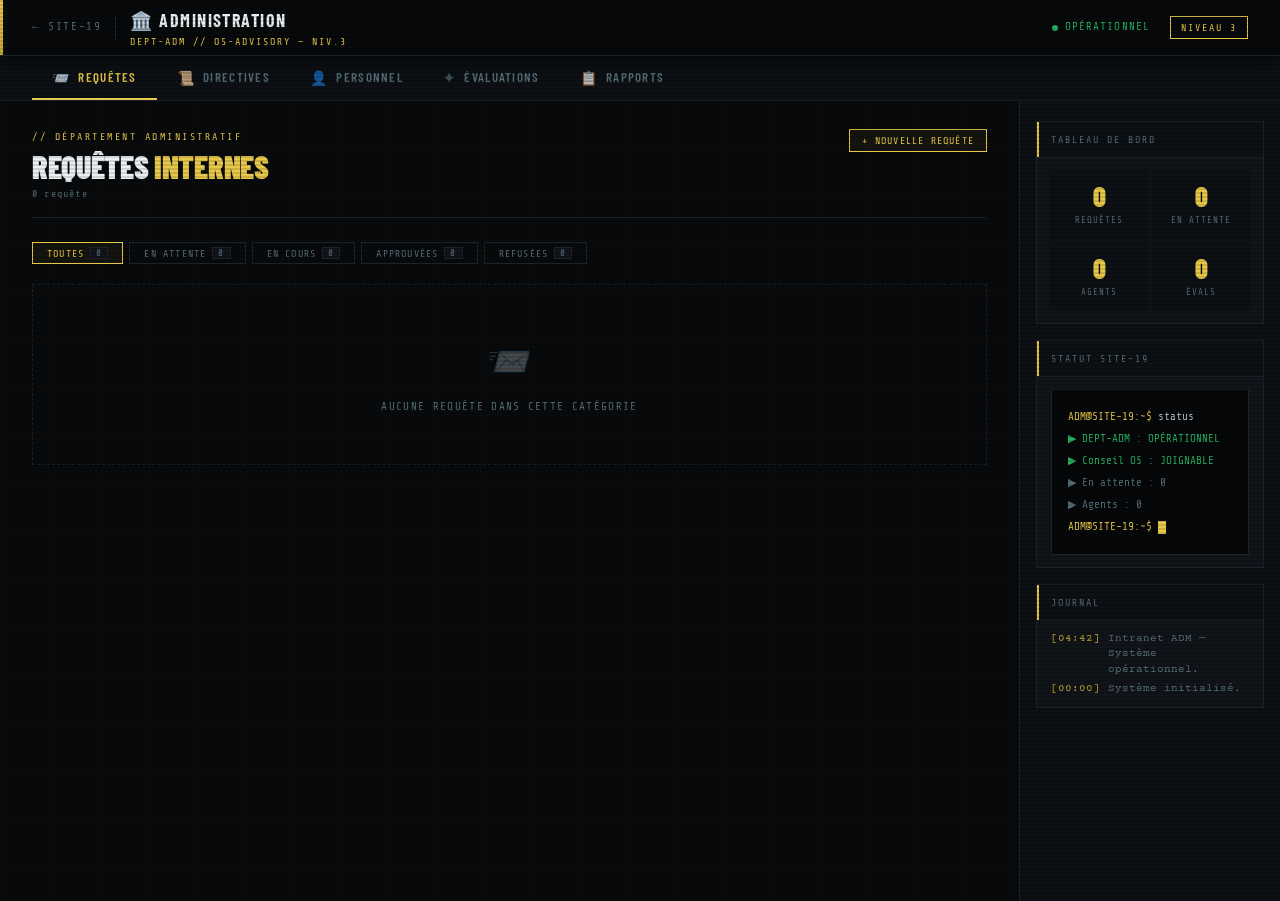
<file: administration/index.html>
<!DOCTYPE html>
<html lang="fr">
<head>
<meta charset="UTF-8"/>
<meta name="viewport" content="width=device-width,initial-scale=1.0"/>
<title>INTRANET — Département Administratif // Site-19</title>
<link rel="stylesheet" href="../shared.css"/>
<style>
/* Requête cards */
.req-list { display: flex; flex-direction: column; gap: 4px; }
.req-card {
  background: var(--surface); border: 1px solid var(--border);
  border-left: 3px solid var(--border2); padding: 14px 18px; transition: all 0.2s;
}
.req-card:hover { background: var(--surface2); border-color: var(--border2); border-left-color: var(--accent2); }
.req-card.prio-haute   { border-left-color: rgba(192,57,43,0.6); }
.req-card.prio-haute:hover { border-left-color: var(--danger); box-shadow: -3px 0 10px rgba(192,57,43,0.12); }
.req-card.prio-normale { border-left-color: rgba(232,200,74,0.5); }
.req-card.prio-normale:hover { border-left-color: var(--accent); }
.req-card.prio-basse   { border-left-color: rgba(39,174,96,0.4); }
.req-card.prio-basse:hover { border-left-color: var(--safe); }

.req-head  { display: flex; justify-content: space-between; align-items: flex-start; gap: 12px; margin-bottom: 5px; }
.req-id    { font-family: 'Share Tech Mono', monospace; font-size: 10px; color: var(--accent); letter-spacing: 0.15em; }
.req-title { font-family: 'Barlow Condensed', sans-serif; font-size: 16px; font-weight: 700; color: var(--white); text-transform: uppercase; letter-spacing: 0.05em; }
.req-badges { display: flex; gap: 4px; flex-shrink: 0; }
.req-badge { font-family: 'Share Tech Mono', monospace; font-size: 9px; padding: 2px 8px; border: 1px solid; text-transform: uppercase; letter-spacing: 0.1em; }
.req-badge.haute    { color: var(--danger); border-color: rgba(192,57,43,0.5); }
.req-badge.normale  { color: var(--accent); border-color: rgba(232,200,74,0.4); }
.req-badge.basse    { color: var(--safe);   border-color: rgba(39,174,96,0.4); }
.req-badge.en-attente { color: var(--warn); border-color: rgba(230,126,34,0.4); }
.req-badge.approuve   { color: var(--safe); border-color: rgba(39,174,96,0.4); }
.req-badge.refuse     { color: var(--danger); border-color: rgba(192,57,43,0.5); }
.req-badge.en-cours   { color: var(--accent); border-color: rgba(232,200,74,0.4); }
.req-meta  { font-family: 'Share Tech Mono', monospace; font-size: 9px; color: var(--text-dim); letter-spacing: 0.08em; margin-bottom: 5px; }
.req-body  { font-family: 'Courier Prime', monospace; font-size: 12px; color: var(--text-dim); line-height: 1.6; margin-bottom: 8px; }
.req-actions { display: flex; gap: 5px; flex-wrap: wrap; }

/* Directive cards */
.dir-card { background: var(--surface); border: 1px solid var(--border); border-left: 3px solid rgba(232,200,74,0.3); padding: 14px 18px; transition: all 0.2s; margin-bottom: 4px; }
.dir-card:hover { background: var(--surface2); border-color: var(--border2); border-left-color: var(--accent); }
.dir-code  { font-family: 'Share Tech Mono', monospace; font-size: 10px; color: var(--accent); letter-spacing: 0.15em; }
.dir-title { font-family: 'Barlow Condensed', sans-serif; font-size: 16px; font-weight: 700; color: var(--white); text-transform: uppercase; letter-spacing: 0.04em; margin: 3px 0; }
.dir-meta  { font-family: 'Share Tech Mono', monospace; font-size: 9px; color: var(--text-dim); margin-bottom: 5px; }
.dir-body  { font-family: 'Courier Prime', monospace; font-size: 12px; color: var(--text-dim); line-height: 1.6; margin-bottom: 8px; }

/* Personnel table */
.pers-table { width: 100%; border-collapse: collapse; }
.pers-table th { font-family: 'Share Tech Mono', monospace; font-size: 9px; text-transform: uppercase; letter-spacing: 0.15em; color: var(--text-dim); padding: 8px 12px; border-bottom: 1px solid var(--border); text-align: left; background: var(--surface); }
.pers-table td { font-family: 'Courier Prime', monospace; font-size: 12px; color: var(--text); padding: 10px 12px; border-bottom: 1px solid var(--border); }
.pers-table tr:hover td { background: var(--surface2); }
.pers-status { font-family: 'Share Tech Mono', monospace; font-size: 9px; padding: 2px 8px; border: 1px solid; text-transform: uppercase; }
.pers-status.actif    { color: var(--safe);     border-color: rgba(39,174,96,0.4); }
.pers-status.inactif  { color: var(--text-dim); border-color: var(--border2); }
.pers-status.suspendu { color: var(--danger);   border-color: rgba(192,57,43,0.5); }
</style>
</head>
<body>

<!-- ══ TOPBAR ══ -->
<header class="topbar">
  <div class="topbar-brand">
    <a href="../index.html" class="topbar-back">← Site-19</a>
    <div class="topbar-divider"></div>
    <div>
      <div class="topbar-title">🏛️ Administration</div>
      <div class="topbar-dept">DEPT-ADM // O5-ADVISORY — NIV.3</div>
    </div>
  </div>
  <div class="topbar-right">
    <div class="topbar-status"><div class="status-dot"></div>OPÉRATIONNEL</div>
    <div class="topbar-clearance">NIVEAU 3</div>
  </div>
</header>

<!-- ══ NAV ══ -->
<nav class="dept-nav">
  <button class="nav-tab active" data-view="requetes"><span class="nav-tab-icon">📨</span> Requêtes</button>
  <button class="nav-tab" data-view="directives"><span class="nav-tab-icon">📜</span> Directives</button>
  <button class="nav-tab" data-view="personnel"><span class="nav-tab-icon">👤</span> Personnel</button>
  <button class="nav-tab" data-view="evaluations"><span class="nav-tab-icon">✦</span> Évaluations</button>
  <button class="nav-tab" data-view="rapports"><span class="nav-tab-icon">📋</span> Rapports</button>
</nav>

<div class="app-layout">
<main class="main-content">

  <!-- ▸ REQUÊTES -->
  <section class="view active" id="view-requetes">
    <div class="sec-hdr">
      <div>
        <div class="sec-tag">// Département Administratif</div>
        <div class="sec-title">REQUÊTES <span>INTERNES</span></div>
        <div class="sec-sub" id="reqCount">0 requêtes</div>
      </div>
      <div class="sec-actions">
        <button class="btn btn-primary btn-sm" id="btnNewReq">+ Nouvelle requête</button>
      </div>
    </div>

    <div class="form-panel" id="reqFormPanel" style="display:none">
      <div class="form-title">
        <span id="reqFormTitle">Nouvelle requête</span>
        <button class="btn btn-ghost btn-xs" id="reqCancelBtn">✕ Annuler</button>
      </div>
      <div class="form-grid">
        <div class="form-field"><label>Objet *</label><input id="reqTitre" type="text" placeholder="Ex: Demande de mutation — Secteur B"/></div>
        <div class="form-field"><label>Type</label>
          <select id="reqType">
            <option value="mutation">Demande de mutation</option>
            <option value="promotion">Demande de promotion</option>
            <option value="sanction">Signalement / Sanction</option>
            <option value="budget">Requête budgétaire</option>
            <option value="acces">Accès / Accréditation</option>
            <option value="autre">Autre</option>
          </select>
        </div>
        <div class="form-field"><label>Priorité</label>
          <select id="reqPrio">
            <option value="basse">Basse</option>
            <option value="normale" selected>Normale</option>
            <option value="haute">Haute</option>
          </select>
        </div>
        <div class="form-field"><label>Demandeur *</label><input id="reqAuteur" type="text" placeholder="Ex: M.NOWAK"/></div>
        <div class="form-field"><label>Username Roblox</label><input id="reqUsername" type="text" placeholder="Ex: FlofloParis"/></div>
        <div class="form-field"><label>Département demandeur</label>
          <select id="reqDeptDemandeur">
            <option value="Sécurité">Sécurité</option>
            <option value="Administration" selected>Administration</option>
            <option value="Scientifique">Scientifique</option>
            <option value="Médical">Médical</option>
            <option value="Staff">Staff</option>
          </select>
        </div>
        <div class="form-field"><label>Date *</label><input id="reqDate" type="date"/></div>
        <div class="form-field full"><label>Description *</label><textarea id="reqDesc" rows="4" placeholder="Détaillez votre demande, le contexte et les justifications…"></textarea></div>
        <div class="form-field full"><label>Notes / Pièces justificatives</label><textarea id="reqNotes" rows="2" placeholder="Documents joints, références, témoins…"></textarea></div>
      </div>
      <div class="form-actions">
        <button class="btn btn-ghost btn-sm" id="reqCancelBtn2">Annuler</button>
        <button class="btn btn-primary btn-sm" id="reqSaveBtn">💾 Soumettre</button>
      </div>
    </div>

    <div class="filter-row" id="reqFilters">
      <button class="pill active" data-cat="all">Toutes <span class="pill-n" id="rc-all">0</span></button>
      <button class="pill" data-cat="en-attente">En attente <span class="pill-n" id="rc-en-attente">0</span></button>
      <button class="pill" data-cat="en-cours">En cours <span class="pill-n" id="rc-en-cours">0</span></button>
      <button class="pill" data-cat="approuve">Approuvées <span class="pill-n" id="rc-approuve">0</span></button>
      <button class="pill" data-cat="refuse">Refusées <span class="pill-n" id="rc-refuse">0</span></button>
    </div>
    <div class="req-list" id="reqList">
      <div class="empty-state"><div class="empty-icon">📨</div><div class="empty-text">Aucune requête enregistrée</div></div>
    </div>
  </section>

  <!-- ▸ DIRECTIVES -->
  <section class="view" id="view-directives">
    <div class="sec-hdr">
      <div>
        <div class="sec-tag">// Directives O5 & Administration</div>
        <div class="sec-title">DIRECTIVES <span>OFFICIELLES</span></div>
        <div class="sec-sub" id="dirCount">0 directives</div>
      </div>
      <div class="sec-actions">
        <button class="btn btn-primary btn-sm" id="btnNewDir">+ Nouvelle directive</button>
      </div>
    </div>

    <div class="form-panel" id="dirFormPanel" style="display:none">
      <div class="form-title">
        <span id="dirFormTitle">Nouvelle directive</span>
        <button class="btn btn-ghost btn-xs" id="dirCancelBtn">✕ Annuler</button>
      </div>
      <div class="form-grid">
        <div class="form-field"><label>Titre *</label><input id="dirTitre" type="text" placeholder="Ex: Protocole de mutation inter-département"/></div>
        <div class="form-field"><label>Catégorie</label>
          <select id="dirCat">
            <option value="rh">Ressources Humaines</option>
            <option value="securite">Sécurité interne</option>
            <option value="budget">Budget & Ressources</option>
            <option value="o5">Ordre du Conseil O5</option>
            <option value="confinement">Confinement</option>
            <option value="general">Général</option>
          </select>
        </div>
        <div class="form-field"><label>Émis par</label><input id="dirAuteur" type="text" placeholder="Ex: Conseil O5 / Directeur ADM"/></div>
        <div class="form-field"><label>Date</label><input id="dirDate" type="date"/></div>
        <div class="form-field full"><label>Contenu *</label><textarea id="dirContenu" rows="6" placeholder="Contenu officiel de la directive…"></textarea></div>
        <div class="form-field full"><label>Destinataires</label><input id="dirDest" type="text" placeholder="Ex: Tous les départements / Sécurité uniquement"/></div>
      </div>
      <div class="form-actions">
        <button class="btn btn-ghost btn-sm" id="dirCancelBtn2">Annuler</button>
        <button class="btn btn-primary btn-sm" id="dirSaveBtn">💾 Publier</button>
      </div>
    </div>

    <div class="filter-row" id="dirFilters">
      <button class="pill active" data-dcat="all">Toutes <span class="pill-n" id="dc-all">0</span></button>
      <button class="pill" data-dcat="rh">RH <span class="pill-n" id="dc-rh">0</span></button>
      <button class="pill" data-dcat="securite">Sécurité <span class="pill-n" id="dc-securite">0</span></button>
      <button class="pill" data-dcat="budget">Budget <span class="pill-n" id="dc-budget">0</span></button>
      <button class="pill" data-dcat="o5">O5 <span class="pill-n" id="dc-o5">0</span></button>
      <button class="pill" data-dcat="confinement">Confinement <span class="pill-n" id="dc-confinement">0</span></button>
    </div>
    <div class="search-row">
      <div class="search-wrap"><span class="search-icon">⌕</span><input class="search-input" id="dirSearch" placeholder="Rechercher une directive…"/></div>
    </div>
    <div id="dirList">
      <div class="empty-state"><div class="empty-icon">📜</div><div class="empty-text">Aucune directive publiée</div></div>
    </div>
  </section>

  <!-- ▸ PERSONNEL -->
  <section class="view" id="view-personnel">
    <div class="sec-hdr">
      <div>
        <div class="sec-tag">// Registre du Personnel</div>
        <div class="sec-title">GESTION DU <span>PERSONNEL</span></div>
        <div class="sec-sub" id="persCount">0 agents</div>
      </div>
      <div class="sec-actions">
        <button class="btn btn-primary btn-sm" id="btnNewPers">+ Ajouter un agent</button>
      </div>
    </div>

    <div class="form-panel" id="persFormPanel" style="display:none">
      <div class="form-title">
        <span id="persFormTitle">Ajouter un agent</span>
        <button class="btn btn-ghost btn-xs" id="persCancelBtn">✕ Annuler</button>
      </div>
      <div class="form-grid">
        <div class="form-field"><label>Nom *</label><input id="persNom" type="text" placeholder="Ex: M.NOWAK"/></div>
        <div class="form-field"><label>Username Roblox *</label><input id="persUsername" type="text" placeholder="Ex: FlofloParis"/></div>
        <div class="form-field"><label>Département</label>
          <select id="persDept">
            <option value="Sécurité">Sécurité</option>
            <option value="Administration" selected>Administration</option>
            <option value="Scientifique">Scientifique</option>
            <option value="Médical">Médical</option>
            <option value="Staff">Staff</option>
          </select>
        </div>
        <div class="form-field"><label>Grade / Poste</label><input id="persGrade" type="text" placeholder="Ex: [D.ADM] Responsable RH"/></div>
        <div class="form-field"><label>Accréditation</label>
          <select id="persAccred">
            <option value="1">Niveau 1</option>
            <option value="2">Niveau 2</option>
            <option value="3" selected>Niveau 3</option>
            <option value="4">Niveau 4</option>
            <option value="5">Niveau 5</option>
          </select>
        </div>
        <div class="form-field"><label>Statut</label>
          <select id="persStatut">
            <option value="actif" selected>Actif</option>
            <option value="inactif">Inactif</option>
            <option value="suspendu">Suspendu</option>
          </select>
        </div>
        <div class="form-field"><label>Date d'intégration</label><input id="persDateInteg" type="date"/></div>
        <div class="form-field full"><label>Notes internes</label><textarea id="persNotes" rows="2" placeholder="Remarques, historique disciplinaire…"></textarea></div>
      </div>
      <div class="form-actions">
        <button class="btn btn-ghost btn-sm" id="persCancelBtn2">Annuler</button>
        <button class="btn btn-primary btn-sm" id="persSaveBtn">💾 Enregistrer</button>
      </div>
    </div>

    <div class="search-row">
      <div class="search-wrap"><span class="search-icon">⌕</span><input class="search-input" id="persSearch" placeholder="Rechercher un agent…"/></div>
    </div>
    <div class="filter-row" id="persFilters">
      <button class="pill active" data-pf="all">Tous <span class="pill-n" id="pc-all">0</span></button>
      <button class="pill" data-pf="Sécurité">Sécurité <span class="pill-n" id="pc-sec">0</span></button>
      <button class="pill" data-pf="Administration">Administration <span class="pill-n" id="pc-adm">0</span></button>
      <button class="pill" data-pf="Scientifique">Scientifique <span class="pill-n" id="pc-sci">0</span></button>
      <button class="pill" data-pf="Médical">Médical <span class="pill-n" id="pc-med">0</span></button>
      <button class="pill" data-pf="Staff">Staff <span class="pill-n" id="pc-staff">0</span></button>
    </div>
    <div id="persTableWrap">
      <div class="empty-state"><div class="empty-icon">👤</div><div class="empty-text">Aucun agent enregistré</div></div>
    </div>
  </section>

  <!-- ▸ ÉVALUATIONS -->
  <section class="view" id="view-evaluations">
    <div class="sec-hdr">
      <div>
        <div class="sec-tag">// Notation & Classement</div>
        <div class="sec-title">ÉVALUATIONS <span>AGENTS</span></div>
        <div class="sec-sub" id="evalCount">0 évaluations</div>
      </div>
      <div class="sec-actions">
        <button class="btn btn-primary btn-sm" id="btnNewEval">+ Nouvelle évaluation</button>
      </div>
    </div>

    <div class="form-panel" id="evalFormPanel" style="display:none">
      <div class="form-title">
        <span id="evalFormTitle">Nouvelle évaluation</span>
        <button class="btn btn-ghost btn-xs" id="evalCancelBtn">✕ Annuler</button>
      </div>
      <div class="form-grid">
        <div class="form-field"><label>Nom de l'agent *</label><input id="evalNom" type="text" placeholder="Ex: M.NOWAK"/></div>
        <div class="form-field"><label>Username Roblox</label><input id="evalUsername" type="text" placeholder="Ex: FlofloParis"/></div>
        <div class="form-field"><label>Département</label>
          <select id="evalDept">
            <option value="Sécurité">Sécurité</option>
            <option value="Administration" selected>Administration</option>
            <option value="Scientifique">Scientifique</option>
            <option value="Médical">Médical</option>
            <option value="Staff">Staff</option>
          </select>
        </div>
        <div class="form-field"><label>Grade actuel</label><input id="evalGrade" type="text" placeholder="Ex: [D.ADM] Cadet"/></div>
        <div class="form-field"><label>Évaluateur *</label><input id="evalAuteur" type="text" placeholder="Votre nom"/></div>
        <div class="form-field"><label>Date *</label><input id="evalDate" type="date"/></div>
      </div>

      <div style="font-family:'Share Tech Mono',monospace;font-size:9px;text-transform:uppercase;letter-spacing:0.15em;color:var(--text-dim);margin-bottom:10px;">Critères de notation (0–10)</div>
      <div class="eval-crit-grid">
        <div class="eval-crit"><label>Discipline</label><div class="score-row"><input type="range" min="0" max="10" value="5" id="scoreDisc"/><span class="score-val" id="valDisc">5</span></div></div>
        <div class="eval-crit"><label>Connaissance protocoles</label><div class="score-row"><input type="range" min="0" max="10" value="5" id="scoreProto"/><span class="score-val" id="valProto">5</span></div></div>
        <div class="eval-crit"><label>Réactivité</label><div class="score-row"><input type="range" min="0" max="10" value="5" id="scoreReact"/><span class="score-val" id="valReact">5</span></div></div>
        <div class="eval-crit"><label>Communication</label><div class="score-row"><input type="range" min="0" max="10" value="5" id="scoreComm"/><span class="score-val" id="valComm">5</span></div></div>
        <div class="eval-crit"><label>Respect hiérarchie</label><div class="score-row"><input type="range" min="0" max="10" value="5" id="scoreHier"/><span class="score-val" id="valHier">5</span></div></div>
        <div class="eval-crit"><label>Comportement</label><div class="score-row"><input type="range" min="0" max="10" value="5" id="scoreComp"/><span class="score-val" id="valComp">5</span></div></div>
      </div>
      <div class="eval-total">
        <div><div class="eval-total-lbl">Score total</div><div class="eval-total-score" id="evalTotalScore">30 / 60</div></div>
        <div class="eval-total-mention" id="evalTotalMention">— SATISFAISANT</div>
      </div>
      <div class="form-grid">
        <div class="form-field"><label>Décision</label>
          <select id="evalDecision">
            <option value="promu">✅ Promu</option>
            <option value="valide" selected>✔ Validé — maintien</option>
            <option value="avertissement">⚠ Avertissement</option>
            <option value="recale">❌ Recalé</option>
            <option value="expulse">🚫 Expulsé</option>
          </select>
        </div>
        <div class="form-field full"><label>Commentaires</label><textarea id="evalComments" rows="3" placeholder="Observations de l'évaluateur…"></textarea></div>
      </div>
      <div class="form-actions">
        <button class="btn btn-ghost btn-sm" id="evalCancelBtn2">Annuler</button>
        <button class="btn btn-primary btn-sm" id="evalSaveBtn">💾 Enregistrer</button>
      </div>
    </div>

    <div class="filter-row" id="evalFilters">
      <button class="pill active" data-ef="all">Tous <span class="pill-n" id="ec-all">0</span></button>
      <button class="pill" data-ef="Sécurité">Sécurité</button>
      <button class="pill" data-ef="Administration">Administration</button>
      <button class="pill" data-ef="Scientifique">Scientifique</button>
      <button class="pill" data-ef="Médical">Médical</button>
      <button class="pill" data-ef="Staff">Staff</button>
    </div>
    <div class="card-grid" id="evalList">
      <div class="empty-state" style="grid-column:1/-1"><div class="empty-icon">✦</div><div class="empty-text">Aucune évaluation</div></div>
    </div>
  </section>

  <!-- ▸ RAPPORTS -->
  <section class="view" id="view-rapports">
    <div class="sec-hdr">
      <div>
        <div class="sec-tag">// Rapports opérationnels</div>
        <div class="sec-title">RAPPORTS <span>ADMIN</span></div>
        <div class="sec-sub" id="rapCount">0 rapports</div>
      </div>
      <div class="sec-actions">
        <button class="btn btn-primary btn-sm" id="btnNewRap">+ Nouveau rapport</button>
      </div>
    </div>

    <div class="form-panel" id="rapFormPanel" style="display:none">
      <div class="form-title">
        <span id="rapFormTitle">Nouveau rapport</span>
        <button class="btn btn-ghost btn-xs" id="rapCancelBtn">✕ Annuler</button>
      </div>
      <div class="form-grid">
        <div class="form-field"><label>Titre *</label><input id="rapTitre" type="text" placeholder="Ex: Rapport mensuel — Mutations Q1"/></div>
        <div class="form-field"><label>Type</label>
          <select id="rapType">
            <option value="incident">⚠ Incident</option>
            <option value="personnel">👤 Personnel</option>
            <option value="disciplinary">📋 Disciplinaire</option>
            <option value="budget">💼 Budget</option>
            <option value="mensuel">📅 Mensuel</option>
            <option value="autre">Autre</option>
          </select>
        </div>
        <div class="form-field"><label>Sévérité</label>
          <select id="rapSev">
            <option value="low">Faible</option>
            <option value="moderate" selected>Modérée</option>
            <option value="high">Élevée</option>
            <option value="critical">Critique</option>
          </select>
        </div>
        <div class="form-field"><label>Auteur *</label><input id="rapAuteur" type="text" placeholder="Ex: Directeur ADM"/></div>
        <div class="form-field"><label>Username Roblox</label><input id="rapUsername" type="text" placeholder="Ex: mrgraschat"/></div>
        <div class="form-field"><label>Date *</label><input id="rapDate" type="date"/></div>
        <div class="form-field full"><label>Description *</label><textarea id="rapDesc" rows="5" placeholder="Détail des événements, personnes impliquées, contexte…"></textarea></div>
        <div class="form-field full"><label>Conclusion & Mesures</label><textarea id="rapConclusion" rows="3" placeholder="Actions entreprises, recommandations…"></textarea></div>
        <div class="form-field full"><label>Témoins</label><input id="rapTemoins" type="text" placeholder="Ex: M.NOWAK, E.TERNON"/></div>
      </div>
      <div class="form-actions">
        <button class="btn btn-ghost btn-sm" id="rapCancelBtn2">Annuler</button>
        <button class="btn btn-primary btn-sm" id="rapSaveBtn">💾 Enregistrer</button>
      </div>
    </div>

    <div class="filter-row" id="rapFilters">
      <button class="pill active" data-rf="all">Tous <span class="pill-n" id="rpc-all">0</span></button>
      <button class="pill" data-rf="incident">Incident</button>
      <button class="pill" data-rf="personnel">Personnel</button>
      <button class="pill" data-rf="disciplinary">Disciplinaire</button>
      <button class="pill" data-rf="budget">Budget</button>
      <button class="pill" data-rf="mensuel">Mensuel</button>
    </div>
    <div class="card-grid" id="rapList">
      <div class="empty-state" style="grid-column:1/-1"><div class="empty-icon">📋</div><div class="empty-text">Aucun rapport</div></div>
    </div>
  </section>

</main>

<!-- ══ SIDEBAR ══ -->
<aside class="sidebar">
  <div class="widget">
    <div class="widget-hdr"><span class="widget-title">Tableau de bord</span></div>
    <div class="stat-grid">
      <div class="stat-box"><div class="stat-val" id="statReq">0</div><div class="stat-lbl">Requêtes</div></div>
      <div class="stat-box"><div class="stat-val" id="statPending">0</div><div class="stat-lbl">En attente</div></div>
      <div class="stat-box"><div class="stat-val" id="statPersonnel">0</div><div class="stat-lbl">Agents</div></div>
      <div class="stat-box"><div class="stat-val" id="statEval">0</div><div class="stat-lbl">Évals</div></div>
    </div>
  </div>

  <div class="widget">
    <div class="widget-hdr"><span class="widget-title">Statut Site-19</span></div>
    <div class="widget-body">
      <div class="terminal">
        <div><span class="t-prompt">ADM@SITE-19:~$ </span>status</div>
        <div><span class="t-out">▶ DEPT-ADM : OPÉRATIONNEL</span></div>
        <div><span class="t-out">▶ Conseil O5 : JOIGNABLE</span></div>
        <div id="termReqLine" class="t-dim">▶ En attente : 0</div>
        <div id="termPersLine" class="t-dim">▶ Agents : 0</div>
        <div><span class="t-prompt">ADM@SITE-19:~$ </span><span class="cursor"></span></div>
      </div>
    </div>
  </div>

  <div class="widget">
    <div class="widget-hdr"><span class="widget-title">Journal</span></div>
    <div class="hlog" id="historyList">
      <div class="hline"><span class="hts">[00:00]</span><span>Système initialisé.</span></div>
    </div>
  </div>
</aside>
</div>

<!-- ══ MODAL — Voir Requête ══ -->
<div class="modal-ov" id="reqViewModal">
  <div class="modal-box">
    <div class="modal-hdr">
      <div><div class="card-id" id="reqViewId">REQ-XXXXX</div><div class="card-type" id="reqViewType">—</div></div>
      <button class="modal-close" data-close-modal="reqViewModal">×</button>
    </div>
    <div class="modal-body">
      <div class="card-title" style="font-size:22px;margin-bottom:14px" id="reqViewTitre">—</div>
      <div class="meta-grid">
        <div class="meta-item"><label>Demandeur</label><span id="reqViewAuteur">—</span></div>
        <div class="meta-item"><label>Département</label><span id="reqViewDept">—</span></div>
        <div class="meta-item"><label>Priorité</label><span id="reqViewPrio">—</span></div>
        <div class="meta-item"><label>Date</label><span id="reqViewDate">—</span></div>
        <div class="meta-item"><label>Statut</label><span id="reqViewStatut">—</span></div>
      </div>
      <div class="msec"><div class="msec-lbl">Description</div><div class="msec-content" id="reqViewDesc">—</div></div>
      <div class="msec"><div class="msec-lbl">Notes</div><div class="msec-content" id="reqViewNotes">—</div></div>
    </div>
    <div class="modal-footer">
      <button class="btn btn-ghost btn-sm" data-close-modal="reqViewModal">Fermer</button>
      <button class="btn btn-safe btn-sm" id="reqApprouverBtn">✔ Approuver</button>
      <button class="btn btn-danger btn-sm" id="reqRefuserBtn">✕ Refuser</button>
    </div>
  </div>
</div>

<!-- ══ MODAL — Voir Rapport ══ -->
<div class="modal-ov" id="rapViewModal">
  <div class="modal-box">
    <div class="modal-hdr">
      <div><div class="card-id" id="rapViewId">RPT-XXXXX</div><div class="card-type" id="rapViewType">—</div></div>
      <button class="modal-close" data-close-modal="rapViewModal">×</button>
    </div>
    <div class="modal-body">
      <div class="card-title" style="font-size:22px;margin-bottom:14px" id="rapViewTitre">—</div>
      <div class="meta-grid">
        <div class="meta-item"><label>Sévérité</label><span id="rapViewSev">—</span></div>
        <div class="meta-item"><label>Date</label><span id="rapViewDate">—</span></div>
        <div class="meta-item"><label>Auteur</label><span id="rapViewAuteur">—</span></div>
        <div class="meta-item"><label>Témoins</label><span id="rapViewTemoins">—</span></div>
      </div>
      <div class="msec"><div class="msec-lbl">Description</div><div class="msec-content" id="rapViewDesc">—</div></div>
      <div class="msec"><div class="msec-lbl">Conclusion & Mesures</div><div class="msec-content" id="rapViewConclusion">—</div></div>
    </div>
    <div class="modal-footer">
      <button class="btn btn-ghost btn-sm" data-close-modal="rapViewModal">Fermer</button>
      <button class="btn btn-primary btn-sm" id="rapViewExportBtn" style="margin-left:auto">⬇ Exporter</button>
    </div>
  </div>
</div>

<script src="../shared.js"></script>
<script>
const S = SCPIntranet;
const STORE_REQ  = 'scp19_adm_requetes';
const STORE_DIR  = 'scp19_adm_directives';
const STORE_PERS = 'scp19_adm_personnel';
const STORE_EVAL = 'scp19_adm_evals';
const STORE_RAP  = 'scp19_adm_rapports';

let requetes    = S.store.get(STORE_REQ,  []);
let directives  = S.store.get(STORE_DIR,  []);
let personnel   = S.store.get(STORE_PERS, []);
let evaluations = S.store.get(STORE_EVAL, []);
let rapports    = S.store.get(STORE_RAP,  []);

let editingReqId = null, editingDirId = null, editingPersId = null, editingRapId = null;
let activeReqCat = 'all', activeDirCat = 'all', activePersFil = 'all';
let activeEvalFil = 'all', activeRapFil = 'all';
let viewingReqId = null, viewingRapId = null;

const SEV_COLORS = { low:'var(--safe)', moderate:'var(--warn)', high:'#e67e22', critical:'var(--danger)' };
const SEV_LABELS = { low:'FAIBLE', moderate:'MODÉRÉE', high:'ÉLEVÉE', critical:'CRITIQUE' };

// Init
S.initTabs('.nav-tab', 'view-');
S.initModalClose();
S.initEvalSliders();
['evalDate','reqDate','dirDate','rapDate','persDateInteg'].forEach(id => {
  document.getElementById(id).value = S.today();
});
renderAll();
S.addHistory('Intranet ADM — Système opérationnel.');

function renderAll() { renderRequetes(); renderDirectives(); renderPersonnel(); renderEvaluations(); renderRapports(); updateStats(); }

function updateStats() {
  const pending = requetes.filter(r => r.statut === 'en-attente').length;
  S.updateStat('statReq', requetes.length);
  S.updateStat('statPending', pending);
  S.updateStat('statPersonnel', personnel.length);
  S.updateStat('statEval', evaluations.length);
  document.getElementById('termReqLine').textContent  = '▶ En attente : ' + pending;
  document.getElementById('termPersLine').textContent = '▶ Agents : ' + personnel.length;
}

// ── REQUÊTES ──
function renderRequetes() {
  const el = document.getElementById('reqList');
  const counts = { all: requetes.length, 'en-attente':0,'en-cours':0,'approuve':0,'refuse':0 };
  requetes.forEach(r => { if (counts[r.statut] !== undefined) counts[r.statut]++; });
  document.getElementById('reqCount').textContent = requetes.length + ' requête' + (requetes.length > 1 ? 's' : '');
  ['all','en-attente','en-cours','approuve','refuse'].forEach(k => {
    const n = document.getElementById('rc-' + k); if (n) n.textContent = counts[k] || 0;
  });
  let list = activeReqCat === 'all' ? requetes : requetes.filter(r => r.statut === activeReqCat);
  if (!list.length) { el.innerHTML = '<div class="empty-state"><div class="empty-icon">📨</div><div class="empty-text">Aucune requête dans cette catégorie</div></div>'; updateStats(); return; }
  el.innerHTML = [...list].reverse().map(r => `
    <div class="req-card prio-${r.prio}">
      <div class="req-head">
        <div><div class="req-id">${r.id}</div><div class="req-title">${r.titre}</div></div>
        <div class="req-badges"><span class="req-badge ${r.prio}">${r.prio}</span><span class="req-badge ${r.statut}">${r.statut.replace('-',' ')}</span></div>
      </div>
      <div class="req-meta">${r.auteur}${r.username?' (@'+r.username+')':''} — ${r.deptDemandeur} — ${S.fmtDate(r.date)} — ${r.type}</div>
      <div class="req-body">${r.desc.substring(0,180)}${r.desc.length>180?'…':''}</div>
      <div class="req-actions">
        <button class="btn btn-ghost btn-xs" data-req-view="${r.id}">📄 Voir</button>
        <button class="btn btn-safe btn-xs" data-req-approve="${r.id}">✔ Approuver</button>
        <button class="btn btn-danger btn-xs" data-req-refuse="${r.id}">✕ Refuser</button>
        <button class="btn btn-ghost btn-xs" data-req-edit="${r.id}">✎</button>
        <button class="btn btn-ghost btn-xs" data-req-del="${r.id}">🗑</button>
      </div>
    </div>`).join('');
  updateStats();
}

function openReqForm(id=null) {
  editingReqId = id;
  if (id) {
    const r = requetes.find(x=>x.id===id); if(!r) return;
    document.getElementById('reqFormTitle').textContent = 'Modifier — '+r.id;
    document.getElementById('reqTitre').value = r.titre; document.getElementById('reqType').value = r.type;
    document.getElementById('reqPrio').value = r.prio; document.getElementById('reqAuteur').value = r.auteur;
    document.getElementById('reqUsername').value = r.username||''; document.getElementById('reqDeptDemandeur').value = r.deptDemandeur;
    document.getElementById('reqDate').value = r.date; document.getElementById('reqDesc').value = r.desc;
    document.getElementById('reqNotes').value = r.notes||'';
  } else {
    document.getElementById('reqFormTitle').textContent = 'Nouvelle requête';
    ['reqTitre','reqAuteur','reqUsername','reqDesc','reqNotes'].forEach(i=>document.getElementById(i).value='');
    document.getElementById('reqDate').value = S.today();
  }
  const p = document.getElementById('reqFormPanel'); p.style.display='block'; p.scrollIntoView({behavior:'smooth',block:'start'});
}

function saveRequete() {
  const titre=document.getElementById('reqTitre').value.trim(), auteur=document.getElementById('reqAuteur').value.trim();
  const desc=document.getElementById('reqDesc').value.trim(), date=document.getElementById('reqDate').value;
  if(!titre||!auteur||!desc||!date){alert('Remplir les champs obligatoires.');return;}
  const data = { titre, auteur, desc, date, type:document.getElementById('reqType').value, prio:document.getElementById('reqPrio').value,
    username:document.getElementById('reqUsername').value.trim(), deptDemandeur:document.getElementById('reqDeptDemandeur').value,
    notes:document.getElementById('reqNotes').value.trim(), statut:'en-attente' };
  if(editingReqId){ const i=requetes.findIndex(x=>x.id===editingReqId); if(i!==-1) requetes[i]={...requetes[i],...data}; }
  else requetes.push({id:S.genId('REQ'),...data,createdAt:new Date().toISOString()});
  S.store.set(STORE_REQ, requetes); renderRequetes();
  document.getElementById('reqFormPanel').style.display='none'; editingReqId=null;
  S.addHistory('Requête enregistrée : '+titre);
}

function setReqStatut(id, statut) {
  const r=requetes.find(x=>x.id===id); if(!r) return;
  r.statut=statut; S.store.set(STORE_REQ, requetes); renderRequetes();
  S.addHistory('Requête '+statut+' : '+r.titre);
  document.getElementById('reqViewModal').classList.remove('open');
}

function viewRequete(id) {
  const r=requetes.find(x=>x.id===id); if(!r) return; viewingReqId=id;
  document.getElementById('reqViewId').textContent=r.id; document.getElementById('reqViewType').textContent=r.type;
  document.getElementById('reqViewTitre').textContent=r.titre; document.getElementById('reqViewAuteur').textContent=r.auteur+(r.username?' (@'+r.username+')':'');
  document.getElementById('reqViewDept').textContent=r.deptDemandeur; document.getElementById('reqViewPrio').textContent=r.prio;
  document.getElementById('reqViewDate').textContent=S.fmtDate(r.date); document.getElementById('reqViewStatut').textContent=r.statut;
  document.getElementById('reqViewDesc').textContent=r.desc; document.getElementById('reqViewNotes').textContent=r.notes||'—';
  document.getElementById('reqViewModal').classList.add('open');
}

// ── DIRECTIVES ──
function renderDirectives() {
  const el=document.getElementById('dirList');
  const cats=['all','rh','securite','budget','o5','confinement'];
  const counts={all:directives.length}; cats.slice(1).forEach(c=>counts[c]=0);
  directives.forEach(d=>{ if(counts[d.cat]!==undefined) counts[d.cat]++; });
  document.getElementById('dirCount').textContent=directives.length+' directive'+(directives.length>1?'s':'');
  cats.forEach(c=>{ const n=document.getElementById('dc-'+c); if(n) n.textContent=counts[c]||0; });
  const q=(document.getElementById('dirSearch')?.value||'').toLowerCase();
  let list = activeDirCat==='all' ? directives : directives.filter(d=>d.cat===activeDirCat);
  if(q) list=list.filter(d=>d.titre.toLowerCase().includes(q)||d.contenu.toLowerCase().includes(q));
  if(!list.length){el.innerHTML='<div class="empty-state"><div class="empty-icon">📜</div><div class="empty-text">Aucune directive trouvée</div></div>';return;}
  const catL={rh:'RH',securite:'Sécurité',budget:'Budget',o5:'O5',confinement:'Confinement',general:'Général'};
  el.innerHTML=[...list].reverse().map(d=>`
    <div class="dir-card">
      <div style="display:flex;justify-content:space-between;align-items:flex-start;gap:12px;margin-bottom:4px">
        <div><div class="dir-code">${d.id}</div><div class="dir-title">${d.titre}</div></div>
        <span class="tag tag-accent">${catL[d.cat]||d.cat}</span>
      </div>
      <div class="dir-meta">${d.auteur} — ${S.fmtDate(d.date)}${d.dest?' — Dest: '+d.dest:''}</div>
      <div class="dir-body">${d.contenu.substring(0,200)}${d.contenu.length>200?'…':''}</div>
      <div class="item-actions">
        <button class="btn btn-ghost btn-xs" data-dir-edit="${d.id}">✎ Modifier</button>
        <button class="btn btn-ghost btn-xs" data-dir-copy="${d.id}">⧉ Copier</button>
        <button class="btn btn-danger btn-xs" data-dir-del="${d.id}">🗑</button>
      </div>
    </div>`).join('');
}

function openDirForm(id=null) {
  editingDirId=id;
  if(id){
    const d=directives.find(x=>x.id===id); if(!d) return;
    document.getElementById('dirFormTitle').textContent='Modifier — '+d.id;
    document.getElementById('dirTitre').value=d.titre; document.getElementById('dirCat').value=d.cat;
    document.getElementById('dirAuteur').value=d.auteur; document.getElementById('dirDate').value=d.date;
    document.getElementById('dirContenu').value=d.contenu; document.getElementById('dirDest').value=d.dest||'';
  } else {
    document.getElementById('dirFormTitle').textContent='Nouvelle directive';
    ['dirTitre','dirAuteur','dirContenu','dirDest'].forEach(i=>document.getElementById(i).value='');
    document.getElementById('dirDate').value=S.today();
  }
  const p=document.getElementById('dirFormPanel'); p.style.display='block'; p.scrollIntoView({behavior:'smooth',block:'start'});
}

function saveDirective() {
  const titre=document.getElementById('dirTitre').value.trim(), contenu=document.getElementById('dirContenu').value.trim();
  if(!titre||!contenu){alert('Titre et contenu obligatoires.');return;}
  const data={titre,contenu,cat:document.getElementById('dirCat').value,auteur:document.getElementById('dirAuteur').value.trim(),
    date:document.getElementById('dirDate').value,dest:document.getElementById('dirDest').value.trim()};
  if(editingDirId){const i=directives.findIndex(x=>x.id===editingDirId);if(i!==-1)directives[i]={...directives[i],...data};}
  else directives.push({id:S.genId('DIR'),...data,createdAt:new Date().toISOString()});
  S.store.set(STORE_DIR,directives); renderDirectives();
  document.getElementById('dirFormPanel').style.display='none'; editingDirId=null;
  S.addHistory('Directive publiée : '+titre);
}

// ── PERSONNEL ──
function renderPersonnel() {
  const wrap=document.getElementById('persTableWrap');
  const q=(document.getElementById('persSearch')?.value||'').toLowerCase();
  const depts=['Sécurité','Administration','Scientifique','Médical','Staff'];
  const counts={all:personnel.length}; depts.forEach(d=>counts[d]=0);
  personnel.forEach(p=>{ if(counts[p.dept]!==undefined) counts[p.dept]++; });
  document.getElementById('persCount').textContent=personnel.length+' agent'+(personnel.length>1?'s':'');
  document.getElementById('pc-all').textContent=counts.all;
  document.getElementById('pc-sec').textContent=counts['Sécurité']||0;
  document.getElementById('pc-adm').textContent=counts['Administration']||0;
  document.getElementById('pc-sci').textContent=counts['Scientifique']||0;
  document.getElementById('pc-med').textContent=counts['Médical']||0;
  document.getElementById('pc-staff').textContent=counts['Staff']||0;
  let list=activePersFil==='all'?personnel:personnel.filter(p=>p.dept===activePersFil);
  if(q) list=list.filter(p=>p.nom.toLowerCase().includes(q)||p.username.toLowerCase().includes(q));
  if(!list.length){wrap.innerHTML='<div class="empty-state"><div class="empty-icon">👤</div><div class="empty-text">Aucun agent trouvé</div></div>';updateStats();return;}
  wrap.innerHTML=`<table class="pers-table"><thead><tr>
    <th>Nom</th><th>Username</th><th>Département</th><th>Grade</th><th>Accréd.</th><th>Intégration</th><th>Statut</th><th>Actions</th>
  </tr></thead><tbody>
  ${list.map(p=>`<tr>
    <td style="color:var(--white);font-weight:600">${p.nom}</td>
    <td>@${p.username}</td><td>${p.dept}</td>
    <td style="font-size:11px">${p.grade}</td>
    <td style="text-align:center">NIV.${p.accred}</td>
    <td>${S.fmtDate(p.dateInteg)}</td>
    <td><span class="pers-status ${p.statut}">${p.statut}</span></td>
    <td><div style="display:flex;gap:4px">
      <button class="btn btn-ghost btn-xs" data-pers-edit="${p.id}">✎</button>
      <button class="btn btn-danger btn-xs" data-pers-del="${p.id}">🗑</button>
    </div></td>
  </tr>`).join('')}
  </tbody></table>`;
  updateStats();
}

function openPersForm(id=null) {
  editingPersId=id;
  if(id){
    const p=personnel.find(x=>x.id===id); if(!p) return;
    document.getElementById('persFormTitle').textContent='Modifier — '+p.nom;
    document.getElementById('persNom').value=p.nom; document.getElementById('persUsername').value=p.username;
    document.getElementById('persDept').value=p.dept; document.getElementById('persGrade').value=p.grade;
    document.getElementById('persAccred').value=p.accred; document.getElementById('persStatut').value=p.statut;
    document.getElementById('persDateInteg').value=p.dateInteg; document.getElementById('persNotes').value=p.notes||'';
  } else {
    document.getElementById('persFormTitle').textContent='Ajouter un agent';
    ['persNom','persUsername','persGrade','persNotes'].forEach(i=>document.getElementById(i).value='');
    document.getElementById('persDateInteg').value=S.today();
  }
  const p=document.getElementById('persFormPanel'); p.style.display='block'; p.scrollIntoView({behavior:'smooth',block:'start'});
}

function savePersonnel() {
  const nom=document.getElementById('persNom').value.trim(), username=document.getElementById('persUsername').value.trim();
  if(!nom||!username){alert('Nom et username obligatoires.');return;}
  const data={nom,username,dept:document.getElementById('persDept').value,grade:document.getElementById('persGrade').value.trim(),
    accred:document.getElementById('persAccred').value,statut:document.getElementById('persStatut').value,
    dateInteg:document.getElementById('persDateInteg').value,notes:document.getElementById('persNotes').value.trim()};
  if(editingPersId){const i=personnel.findIndex(x=>x.id===editingPersId);if(i!==-1)personnel[i]={...personnel[i],...data};}
  else personnel.push({id:S.genId('AGT'),...data,createdAt:new Date().toISOString()});
  S.store.set(STORE_PERS,personnel); renderPersonnel();
  document.getElementById('persFormPanel').style.display='none'; editingPersId=null;
  S.addHistory('Agent enregistré : '+nom);
}

// ── ÉVALUATIONS ──
function renderEvaluations() {
  const el=document.getElementById('evalList');
  S.updateStat('statEval',evaluations.length);
  document.getElementById('evalCount').textContent=evaluations.length+' évaluation'+(evaluations.length>1?'s':'');
  document.getElementById('ec-all').textContent=evaluations.length;
  let list=activeEvalFil==='all'?evaluations:evaluations.filter(e=>e.dept===activeEvalFil);
  if(!list.length){el.innerHTML='<div class="empty-state" style="grid-column:1/-1"><div class="empty-icon">✦</div><div class="empty-text">Aucune évaluation</div></div>';return;}
  const DEC={promu:'✅ Promu',valide:'✔ Validé',avertissement:'⚠ Avertissement',recale:'❌ Recalé',expulse:'🚫 Expulsé'};
  el.innerHTML=[...list].reverse().map(ev=>{
    const m=S.getEvalMention(ev.total);
    return`<div class="card">
      <div class="card-hdr"><div class="card-id">${ev.id}</div><div class="card-sev" style="color:${m.color};border-color:${m.color}">${ev.total}/60</div></div>
      <div class="card-type">${ev.dept}</div>
      <div class="card-title">${ev.nom}</div>
      <div class="card-meta"><span>@${ev.username}</span><span>${ev.grade}</span><span>Éval: ${ev.auteur}</span><span>${S.fmtDate(ev.date)}</span></div>
      <div class="card-excerpt">${DEC[ev.decision]||ev.decision} — ${m.text}${ev.comments?'\n"'+ev.comments+'"':''}</div>
      <div class="card-acts"><button class="btn btn-danger btn-xs" data-eval-del="${ev.id}">🗑 Supprimer</button></div>
    </div>`;
  }).join('');
}

function saveEval() {
  const nom=document.getElementById('evalNom').value.trim(), auteur=document.getElementById('evalAuteur').value.trim();
  const date=document.getElementById('evalDate').value;
  if(!nom||!auteur||!date){alert('Champs obligatoires manquants.');return;}
  const scores={}; S.EVAL_CRITERIA.forEach(k=>scores[k]=parseInt(document.getElementById('score'+k).value));
  const total=Object.values(scores).reduce((a,b)=>a+b,0);
  const data={nom,auteur,date,scores,total,username:document.getElementById('evalUsername').value.trim(),
    dept:document.getElementById('evalDept').value,grade:document.getElementById('evalGrade').value.trim(),
    decision:document.getElementById('evalDecision').value,comments:document.getElementById('evalComments').value.trim()};
  evaluations.push({id:S.genId('EVAL'),...data,createdAt:new Date().toISOString()});
  S.store.set(STORE_EVAL,evaluations); renderEvaluations();
  document.getElementById('evalFormPanel').style.display='none';
  S.addHistory('Évaluation enregistrée : '+nom);
}

// ── RAPPORTS ──
function renderRapports() {
  const el=document.getElementById('rapList');
  document.getElementById('rapCount').textContent=rapports.length+' rapport'+(rapports.length>1?'s':'');
  document.getElementById('rpc-all').textContent=rapports.length;
  let list=activeRapFil==='all'?rapports:rapports.filter(r=>r.type===activeRapFil);
  if(!list.length){el.innerHTML='<div class="empty-state" style="grid-column:1/-1"><div class="empty-icon">📋</div><div class="empty-text">Aucun rapport</div></div>';return;}
  el.innerHTML=[...list].reverse().map(r=>{
    const color=SEV_COLORS[r.sev]||'var(--text-dim)', label=SEV_LABELS[r.sev]||r.sev;
    return`<div class="card">
      <div class="card-hdr"><div class="card-id">${r.id}</div><div class="card-sev" style="color:${color};border-color:${color}">${label}</div></div>
      <div class="card-type">${r.type}</div><div class="card-title">${r.titre}</div>
      <div class="card-meta"><span>${r.auteur}${r.username?' (@'+r.username+')':''}</span><span>${S.fmtDate(r.date)}</span></div>
      <div class="card-excerpt">${r.desc.substring(0,120)}${r.desc.length>120?'…':''}</div>
      <div class="card-acts">
        <button class="btn btn-ghost btn-xs" data-rap-view="${r.id}">📄 Voir</button>
        <button class="btn btn-primary btn-xs" data-rap-export="${r.id}">⬇</button>
        <button class="btn btn-danger btn-xs" data-rap-del="${r.id}">🗑</button>
      </div>
    </div>`;
  }).join('');
}

function saveRapport() {
  const titre=document.getElementById('rapTitre').value.trim(), auteur=document.getElementById('rapAuteur').value.trim();
  const desc=document.getElementById('rapDesc').value.trim(), date=document.getElementById('rapDate').value;
  if(!titre||!auteur||!desc||!date){alert('Champs obligatoires manquants.');return;}
  const data={titre,auteur,desc,date,type:document.getElementById('rapType').value,sev:document.getElementById('rapSev').value,
    username:document.getElementById('rapUsername').value.trim(),conclusion:document.getElementById('rapConclusion').value.trim(),
    temoins:document.getElementById('rapTemoins').value.split(',').map(t=>t.trim()).filter(Boolean),dept:'Département Administratif'};
  if(editingRapId){const i=rapports.findIndex(x=>x.id===editingRapId);if(i!==-1)rapports[i]={...rapports[i],...data};}
  else rapports.push({id:S.genId('RPT'),...data,createdAt:new Date().toISOString()});
  S.store.set(STORE_RAP,rapports); renderRapports();
  document.getElementById('rapFormPanel').style.display='none'; editingRapId=null;
  S.addHistory('Rapport enregistré : '+titre);
}

function viewRapport(id) {
  const r=rapports.find(x=>x.id===id); if(!r) return; viewingRapId=id;
  document.getElementById('rapViewId').textContent=r.id; document.getElementById('rapViewType').textContent=r.type;
  document.getElementById('rapViewTitre').textContent=r.titre;
  document.getElementById('rapViewSev').textContent=SEV_LABELS[r.sev]||r.sev;
  document.getElementById('rapViewSev').style.color=SEV_COLORS[r.sev]||'';
  document.getElementById('rapViewAuteur').textContent=r.auteur+(r.username?' (@'+r.username+')':'');
  document.getElementById('rapViewDate').textContent=S.fmtDate(r.date);
  document.getElementById('rapViewTemoins').textContent=r.temoins?.join(', ')||'—';
  document.getElementById('rapViewDesc').textContent=r.desc;
  document.getElementById('rapViewConclusion').textContent=r.conclusion||'—';
  document.getElementById('rapViewModal').classList.add('open');
}

function exportRapport(id) {
  const r=rapports.find(x=>x.id===id); if(!r) return;
  S.exportRapport({...r,severity:r.sev,witnesses:r.temoins,author:r.auteur,title:r.titre,description:r.desc});
}

// ── EVENT DELEGATION ──
document.addEventListener('click', e => {
  // Requêtes
  if(e.target.id==='btnNewReq'){ openReqForm(); return; }
  if(e.target.id==='reqSaveBtn'){ saveRequete(); return; }
  if(e.target.id==='reqCancelBtn'||e.target.id==='reqCancelBtn2'){ document.getElementById('reqFormPanel').style.display='none'; editingReqId=null; return; }
  if(e.target.id==='reqApprouverBtn'){ if(viewingReqId) setReqStatut(viewingReqId,'approuve'); return; }
  if(e.target.id==='reqRefuserBtn'){ if(viewingReqId) setReqStatut(viewingReqId,'refuse'); return; }
  const rv=e.target.closest('[data-req-view]'); if(rv){ viewRequete(rv.dataset.reqView); return; }
  const ra=e.target.closest('[data-req-approve]'); if(ra){ setReqStatut(ra.dataset.reqApprove,'approuve'); return; }
  const rrf=e.target.closest('[data-req-refuse]'); if(rrf){ setReqStatut(rrf.dataset.reqRefuse,'refuse'); return; }
  const re=e.target.closest('[data-req-edit]'); if(re){ openReqForm(re.dataset.reqEdit); return; }
  const rd=e.target.closest('[data-req-del]'); if(rd){ if(!confirm('Supprimer ?')) return; requetes=requetes.filter(x=>x.id!==rd.dataset.reqDel); S.store.set(STORE_REQ,requetes); renderRequetes(); return; }
  // Directives
  if(e.target.id==='btnNewDir'){ openDirForm(); return; }
  if(e.target.id==='dirSaveBtn'){ saveDirective(); return; }
  if(e.target.id==='dirCancelBtn'||e.target.id==='dirCancelBtn2'){ document.getElementById('dirFormPanel').style.display='none'; editingDirId=null; return; }
  const de=e.target.closest('[data-dir-edit]'); if(de){ openDirForm(de.dataset.dirEdit); return; }
  const dc=e.target.closest('[data-dir-copy]'); if(dc){ const d=directives.find(x=>x.id===dc.dataset.dirCopy); if(d) S.copyText(d.contenu,dc,'Copié'); return; }
  const dd=e.target.closest('[data-dir-del]'); if(dd){ if(!confirm('Supprimer ?')) return; directives=directives.filter(x=>x.id!==dd.dataset.dirDel); S.store.set(STORE_DIR,directives); renderDirectives(); return; }
  // Personnel
  if(e.target.id==='btnNewPers'){ openPersForm(); return; }
  if(e.target.id==='persSaveBtn'){ savePersonnel(); return; }
  if(e.target.id==='persCancelBtn'||e.target.id==='persCancelBtn2'){ document.getElementById('persFormPanel').style.display='none'; editingPersId=null; return; }
  const pee=e.target.closest('[data-pers-edit]'); if(pee){ openPersForm(pee.dataset.persEdit); return; }
  const ped=e.target.closest('[data-pers-del]'); if(ped){ if(!confirm('Supprimer cet agent ?')) return; personnel=personnel.filter(x=>x.id!==ped.dataset.persDel); S.store.set(STORE_PERS,personnel); renderPersonnel(); return; }
  // Évaluations
  if(e.target.id==='btnNewEval'){ const p=document.getElementById('evalFormPanel'); p.style.display='block'; p.scrollIntoView({behavior:'smooth',block:'start'}); return; }
  if(e.target.id==='evalSaveBtn'){ saveEval(); return; }
  if(e.target.id==='evalCancelBtn'||e.target.id==='evalCancelBtn2'){ document.getElementById('evalFormPanel').style.display='none'; return; }
  const evd=e.target.closest('[data-eval-del]'); if(evd){ if(!confirm('Supprimer ?')) return; evaluations=evaluations.filter(x=>x.id!==evd.dataset.evalDel); S.store.set(STORE_EVAL,evaluations); renderEvaluations(); return; }
  // Rapports
  if(e.target.id==='btnNewRap'){ const p=document.getElementById('rapFormPanel'); p.style.display='block'; p.scrollIntoView({behavior:'smooth',block:'start'}); return; }
  if(e.target.id==='rapSaveBtn'){ saveRapport(); return; }
  if(e.target.id==='rapCancelBtn'||e.target.id==='rapCancelBtn2'){ document.getElementById('rapFormPanel').style.display='none'; editingRapId=null; return; }
  const rpv=e.target.closest('[data-rap-view]'); if(rpv){ viewRapport(rpv.dataset.rapView); return; }
  const rpe=e.target.closest('[data-rap-export]'); if(rpe){ exportRapport(rpe.dataset.rapExport); return; }
  if(e.target.id==='rapViewExportBtn'){ if(viewingRapId) exportRapport(viewingRapId); return; }
  const rpd=e.target.closest('[data-rap-del]'); if(rpd){ if(!confirm('Supprimer ?')) return; rapports=rapports.filter(x=>x.id!==rpd.dataset.rapDel); S.store.set(STORE_RAP,rapports); renderRapports(); return; }
});

// Filtres
document.getElementById('reqFilters').addEventListener('click',e=>{ const p=e.target.closest('.pill');if(!p)return; document.querySelectorAll('#reqFilters .pill').forEach(x=>x.classList.remove('active'));p.classList.add('active');activeReqCat=p.dataset.cat;renderRequetes(); });
document.getElementById('dirFilters').addEventListener('click',e=>{ const p=e.target.closest('.pill');if(!p)return; document.querySelectorAll('#dirFilters .pill').forEach(x=>x.classList.remove('active'));p.classList.add('active');activeDirCat=p.dataset.dcat;renderDirectives(); });
document.getElementById('persFilters').addEventListener('click',e=>{ const p=e.target.closest('.pill');if(!p)return; document.querySelectorAll('#persFilters .pill').forEach(x=>x.classList.remove('active'));p.classList.add('active');activePersFil=p.dataset.pf;renderPersonnel(); });
document.getElementById('evalFilters').addEventListener('click',e=>{ const p=e.target.closest('.pill');if(!p)return; document.querySelectorAll('#evalFilters .pill').forEach(x=>x.classList.remove('active'));p.classList.add('active');activeEvalFil=p.dataset.ef;renderEvaluations(); });
document.getElementById('rapFilters').addEventListener('click',e=>{ const p=e.target.closest('.pill');if(!p)return; document.querySelectorAll('#rapFilters .pill').forEach(x=>x.classList.remove('active'));p.classList.add('active');activeRapFil=p.dataset.rf;renderRapports(); });
document.getElementById('dirSearch').addEventListener('input',renderDirectives);
document.getElementById('persSearch').addEventListener('input',renderPersonnel);
</script>
</body>
</html>
</file>
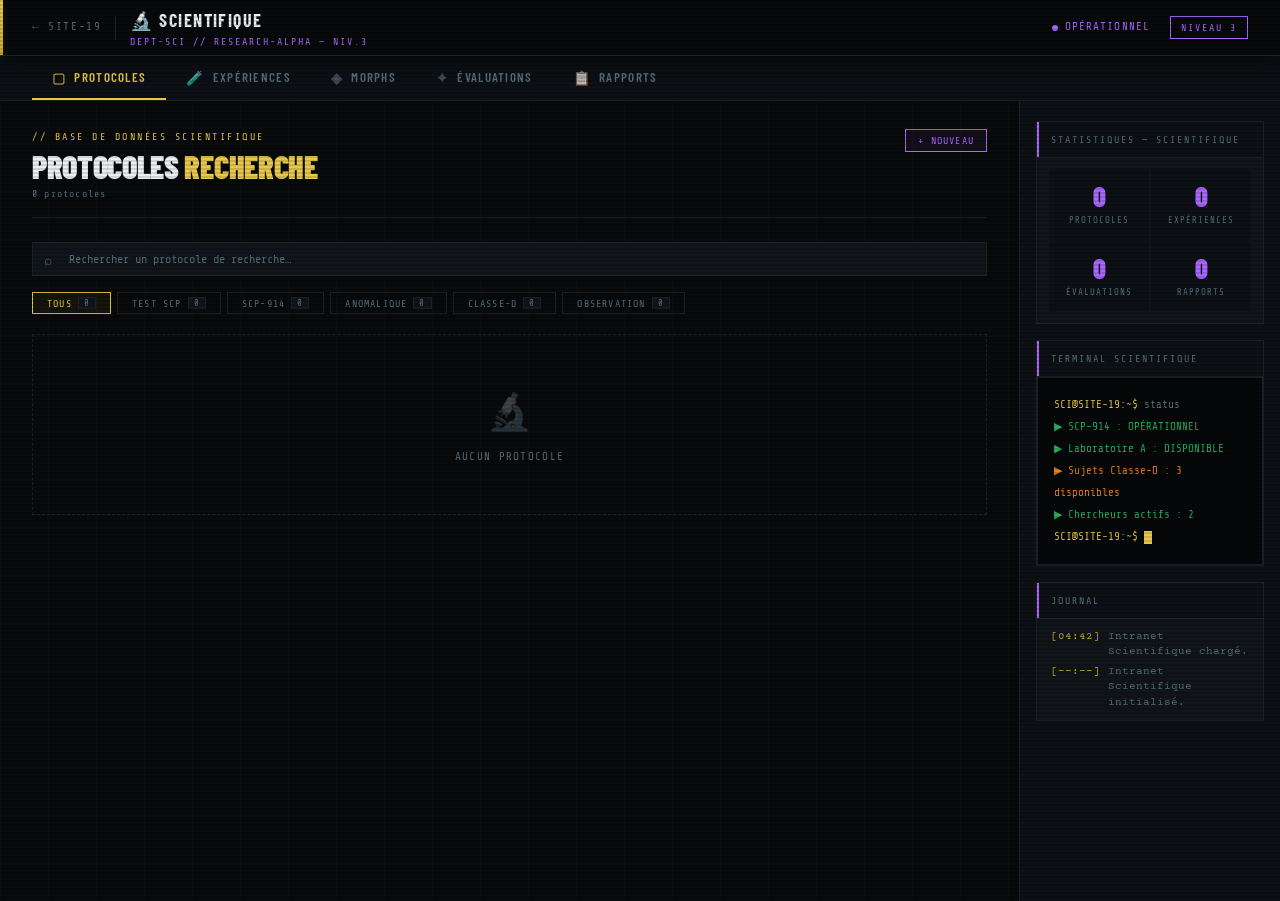
<file: scientific/index.html>
<!DOCTYPE html>
<html lang="fr">
<head>
<meta charset="UTF-8"/>
<meta name="viewport" content="width=device-width,initial-scale=1.0"/>
<title>INTRANET — Département Scientifique // Site-19</title>
<link rel="stylesheet" href="../shared.css"/>
<style>
:root { --dept-color: #aa66ff; --dept-glow: rgba(170,102,255,0.15); }
.topbar-dept { color: var(--dept-color) !important; }
.widget-hdr::before { background: var(--dept-color) !important; }
.dept-badge { color: var(--dept-color) !important; border-color: var(--dept-color) !important; }
.btn-dept { border-color: var(--dept-color); color: var(--dept-color); background: rgba(170,102,255,0.06); }
.btn-dept:hover { background: rgba(170,102,255,0.14); }
.score-row input[type=range] { accent-color: var(--dept-color) !important; }
.score-val { color: var(--dept-color) !important; }
.eval-total-score { color: var(--dept-color) !important; }

.exp-card { background:var(--surface); border:1px solid var(--border); border-left:4px solid var(--dept-color); padding:16px; transition:all 0.2s; margin-bottom:4px; }
.exp-card:hover { background:var(--surface2); }
.exp-card.status-success { border-left-color:var(--safe); }
.exp-card.status-failure { border-left-color:var(--danger); }
.exp-card.status-ongoing { border-left-color:var(--warn); }
.exp-card.status-pending { border-left-color:var(--border2); }
.exp-title { font-family:'Barlow Condensed',sans-serif; font-size:16px; font-weight:700; color:var(--white); text-transform:uppercase; }
.exp-id { font-family:'Share Tech Mono',monospace; font-size:10px; color:var(--dept-color); letter-spacing:0.12em; }
.exp-status { font-family:'Share Tech Mono',monospace; font-size:9px; padding:2px 8px; border:1px solid; text-transform:uppercase; display:inline-block; margin:4px 0; }
.exp-status.success { color:var(--safe); border-color:var(--safe); }
.exp-status.failure { color:var(--danger); border-color:var(--danger); }
.exp-status.ongoing { color:var(--warn); border-color:var(--warn); }
.exp-status.pending { color:var(--text-dim); border-color:var(--border2); }
</style>
</head>
<body>

<header class="topbar">
  <div class="topbar-brand">
    <a href="../index.html" class="topbar-back">← Site-19</a>
    <div class="topbar-divider"></div>
    <div>
      <div class="topbar-title">🔬 Scientifique</div>
      <div class="topbar-dept">DEPT-SCI // RESEARCH-ALPHA — NIV.3</div>
    </div>
  </div>
  <div class="topbar-right">
    <div class="topbar-status" style="color:var(--dept-color)"><div class="status-dot" style="background:var(--dept-color)"></div>OPÉRATIONNEL</div>
    <div class="topbar-clearance dept-badge">NIVEAU 3</div>
  </div>
</header>

<nav class="dept-nav">
  <button class="nav-tab active" data-view="protocoles"><span class="nav-tab-icon">▢</span> Protocoles</button>
  <button class="nav-tab" data-view="experiences"><span class="nav-tab-icon">🧪</span> Expériences</button>
  <button class="nav-tab" data-view="morphs"><span class="nav-tab-icon">◈</span> Morphs</button>
  <button class="nav-tab" data-view="evaluations"><span class="nav-tab-icon">✦</span> Évaluations</button>
  <button class="nav-tab" data-view="rapports"><span class="nav-tab-icon">📋</span> Rapports</button>
</nav>

<div class="app-layout">
<main class="main-content">

  <!-- ▸ PROTOCOLES -->
  <section class="view active" id="view-protocoles">
    <div class="sec-hdr">
      <div>
        <div class="sec-tag">// Base de données scientifique</div>
        <div class="sec-title">PROTOCOLES <span>RECHERCHE</span></div>
        <div class="sec-sub" id="protoCount">0 protocoles</div>
      </div>
      <div class="sec-actions">
        <button class="btn btn-dept btn-sm" id="btnNewProto">+ Nouveau</button>
      </div>
    </div>
    <div class="search-row">
      <div class="search-wrap"><span class="search-icon">⌕</span><input class="search-input" id="protoSearch" placeholder="Rechercher un protocole de recherche…"/></div>
    </div>
    <div class="filter-row" id="protoFilters">
      <button class="pill active" data-cat="all">Tous <span class="pill-n" id="cnt-all">0</span></button>
      <button class="pill" data-cat="test-scp">Test SCP <span class="pill-n" id="cnt-test-scp">0</span></button>
      <button class="pill" data-cat="scp-914">SCP-914 <span class="pill-n" id="cnt-scp-914">0</span></button>
      <button class="pill" data-cat="anomalique">Anomalique <span class="pill-n" id="cnt-anomalique">0</span></button>
      <button class="pill" data-cat="classe-d">Classe-D <span class="pill-n" id="cnt-classe-d">0</span></button>
      <button class="pill" data-cat="observation">Observation <span class="pill-n" id="cnt-observation">0</span></button>
    </div>
    <div class="item-list" id="protoList">
      <div class="empty-state"><div class="empty-icon">🔬</div><div class="empty-text">Aucun protocole de recherche</div></div>
    </div>
    <div class="modal-ov" id="modalProto">
      <div class="modal-box">
        <div class="modal-hdr">
          <div class="modal-title" id="protoModalTitle">Nouveau protocole</div>
          <button class="modal-close" data-close-modal="modalProto">×</button>
        </div>
        <div class="modal-body">
          <div class="form-grid">
            <div class="form-field full"><label>Titre *</label><input id="pTitle" type="text" placeholder="Ex: Protocole Test SCP-914 — Réglage Fin"/></div>
            <div class="form-field">
              <label>Catégorie</label>
              <select id="pCat">
                <option value="test-scp">Test SCP</option>
                <option value="scp-914">SCP-914</option>
                <option value="anomalique">Anomalique</option>
                <option value="classe-d">Classe-D</option>
                <option value="observation">Observation</option>
              </select>
            </div>
            <div class="form-field"><label>SCP concerné</label><input id="pSCP" placeholder="Ex: SCP-914"/></div>
            <div class="form-field"><label>Statut</label><input id="pStatus" value="Actif"/></div>
            <div class="form-field full"><label>Procédure *</label><textarea id="pContent" rows="8" placeholder="Décrivez le protocole de recherche, les étapes, les risques…"></textarea></div>
          </div>
        </div>
        <div class="modal-footer">
          <button class="btn btn-ghost btn-sm" data-close-modal="modalProto">Annuler</button>
          <button class="btn btn-dept btn-sm" id="saveProtoBtn">💾 Sauvegarder</button>
        </div>
      </div>
    </div>
  </section>

  <!-- ▸ EXPÉRIENCES -->
  <section class="view" id="view-experiences">
    <div class="sec-hdr">
      <div>
        <div class="sec-tag">// Journal des expériences</div>
        <div class="sec-title">EXPÉRIENCES <span>ENREGISTRÉES</span></div>
        <div class="sec-sub" id="expCount">0 expériences</div>
      </div>
      <div class="sec-actions">
        <button class="btn btn-dept btn-sm" id="btnNewExp">+ Nouvelle expérience</button>
      </div>
    </div>
    <div class="form-panel" id="expFormPanel" style="display:none">
      <div class="form-title">
        <span id="expFormTitle">Nouvelle expérience</span>
        <button class="btn btn-ghost btn-sm" id="expCancelBtn">✕</button>
      </div>
      <div class="form-grid">
        <div class="form-field full"><label>Titre *</label><input id="exTitle" placeholder="Ex: Test SCP-914 [Réglage: Fin] — Sujet: Couteau"/></div>
        <div class="form-field">
          <label>SCP concerné</label>
          <select id="exSCP">
            <option value="SCP-914">SCP-914</option>
            <option value="SCP-173">SCP-173</option>
            <option value="SCP-049">SCP-049</option>
            <option value="SCP-106">SCP-106</option>
            <option value="SCP-096">SCP-096</option>
            <option value="SCP-682">SCP-682</option>
            <option value="Autre">Autre</option>
          </select>
        </div>
        <div class="form-field">
          <label>Statut</label>
          <select id="exStatus">
            <option value="pending">En attente</option>
            <option value="ongoing">En cours</option>
            <option value="success">Réussi</option>
            <option value="failure">Échec</option>
          </select>
        </div>
        <div class="form-field"><label>Chercheur responsable *</label><input id="exResearcher" placeholder="Ex: « Élégant »"/></div>
        <div class="form-field"><label>Sujets Classe-D utilisés</label><input id="exSubjects" placeholder="Ex: CD-088, CD-092"/></div>
        <div class="form-field"><label>Date *</label><input id="exDate" type="date"/></div>
        <div class="form-field full"><label>Description & procédure *</label><textarea id="exDesc" rows="5" placeholder="Décrivez l'expérience, le protocole suivi, les observations…"></textarea></div>
        <div class="form-field full"><label>Résultats & conclusions</label><textarea id="exResults" rows="4" placeholder="Résultats observés, anomalies notées, conclusions scientifiques…"></textarea></div>
        <div class="form-field full"><label>Niveau de risque observé</label>
          <select id="exRisk">
            <option value="negligeable">Négligeable</option>
            <option value="faible">Faible</option>
            <option value="modere">Modéré</option>
            <option value="eleve">Élevé</option>
            <option value="critique">Critique</option>
          </select>
        </div>
      </div>
      <div class="form-actions">
        <button class="btn btn-ghost btn-sm" id="expCancelBtn2">Annuler</button>
        <button class="btn btn-dept btn-sm" id="expSaveBtn">💾 Enregistrer</button>
      </div>
    </div>
    <div class="filter-row" id="expFilters">
      <button class="pill active" data-ex-filter="all">Tous</button>
      <button class="pill" data-ex-filter="success">Réussis</button>
      <button class="pill" data-ex-filter="failure">Échecs</button>
      <button class="pill" data-ex-filter="ongoing">En cours</button>
      <button class="pill" data-ex-filter="pending">En attente</button>
    </div>
    <div id="expList">
      <div class="empty-state"><div class="empty-icon">🧪</div><div class="empty-text">Aucune expérience enregistrée</div></div>
    </div>
  </section>

  <!-- ▸ MORPHS -->
  <section class="view" id="view-morphs">
    <div class="sec-hdr">
      <div>
        <div class="sec-tag">// Commandes Roblox</div>
        <div class="sec-title">MORPHS <span>SCIENTIFIQUE</span></div>
      </div>
    </div>
    <div class="item-list" id="morphList"></div>
  </section>

  <!-- ▸ ÉVALUATIONS -->
  <section class="view" id="view-evaluations">
    <div class="sec-hdr">
      <div>
        <div class="sec-tag">// RH Scientifique</div>
        <div class="sec-title">ÉVALUATIONS <span>CHERCHEURS</span></div>
        <div class="sec-sub" id="evalCount">0 évaluations</div>
      </div>
      <div class="sec-actions">
        <button class="btn btn-dept btn-sm" id="btnNewEval">+ Nouvelle évaluation</button>
      </div>
    </div>
    <div class="form-panel" id="evalFormPanel" style="display:none">
      <div class="form-title">
        <span id="evalFormTitle">Nouvelle évaluation</span>
        <button class="btn btn-ghost btn-sm" id="evalCancelBtn">✕</button>
      </div>
      <div class="form-grid">
        <div class="form-field"><label>Nom *</label><input id="evalName" type="text"/></div>
        <div class="form-field"><label>Username Roblox</label><input id="evalUser" type="text"/></div>
        <div class="form-field"><label>Grade</label><input id="evalRank" type="text" placeholder="Ex: [D.SCI-DIR.] Directeur des recherches"/></div>
        <div class="form-field"><label>Évaluateur *</label><input id="evalAuthor" type="text"/></div>
        <div class="form-field"><label>Date *</label><input id="evalDate" type="date"/></div>
        <div class="form-field"><label>Décision</label>
          <select id="evalDecision">
            <option value="promu">✅ Promu</option>
            <option value="valide" selected>✔ Validé</option>
            <option value="avertissement">⚠ Avertissement</option>
            <option value="recale">❌ Recalé</option>
            <option value="expulse">🚫 Expulsion</option>
          </select>
        </div>
      </div>
      <div style="font-family:'Share Tech Mono',monospace;font-size:9px;color:var(--text-dim);text-transform:uppercase;letter-spacing:0.14em;margin-bottom:10px;">Critères (0–10)</div>
      <div class="eval-crit-grid">
        <div class="eval-crit"><label>Discipline</label><div class="score-row"><input type="range" min="0" max="10" value="5" id="scoreDisc"/><span class="score-val" id="valDisc">5</span></div></div>
        <div class="eval-crit"><label>Connaissance protocoles</label><div class="score-row"><input type="range" min="0" max="10" value="5" id="scoreProto"/><span class="score-val" id="valProto">5</span></div></div>
        <div class="eval-crit"><label>Réactivité</label><div class="score-row"><input type="range" min="0" max="10" value="5" id="scoreReact"/><span class="score-val" id="valReact">5</span></div></div>
        <div class="eval-crit"><label>Communication</label><div class="score-row"><input type="range" min="0" max="10" value="5" id="scoreComm"/><span class="score-val" id="valComm">5</span></div></div>
        <div class="eval-crit"><label>Respect hiérarchie</label><div class="score-row"><input type="range" min="0" max="10" value="5" id="scoreHier"/><span class="score-val" id="valHier">5</span></div></div>
        <div class="eval-crit"><label>Rigueur scientifique</label><div class="score-row"><input type="range" min="0" max="10" value="5" id="scoreComp"/><span class="score-val" id="valComp">5</span></div></div>
      </div>
      <div class="eval-total">
        <div><div class="eval-total-lbl">SCORE TOTAL</div><div class="eval-total-score" id="evalTotalScore">30 / 60</div></div>
        <div class="eval-total-mention" id="evalTotalMention">— SATISFAISANT</div>
      </div>
      <div class="form-field full" style="margin-bottom:0"><label>Commentaires</label><textarea id="evalComments" rows="3"></textarea></div>
      <div class="form-actions">
        <button class="btn btn-ghost btn-sm" id="evalCancelBtn2">Annuler</button>
        <button class="btn btn-dept btn-sm" id="evalSaveBtn">💾 Enregistrer</button>
      </div>
    </div>
    <div class="card-grid" id="evalList">
      <div class="empty-state" style="grid-column:1/-1"><div class="empty-icon">✦</div><div class="empty-text">Aucune évaluation</div></div>
    </div>
  </section>

  <!-- ▸ RAPPORTS -->
  <section class="view" id="view-rapports">
    <div class="sec-hdr">
      <div>
        <div class="sec-tag">// Publications internes</div>
        <div class="sec-title">RAPPORTS <span>SCIENTIFIQUES</span></div>
        <div class="sec-sub" id="rapportCount">0 rapports</div>
      </div>
      <div class="sec-actions">
        <button class="btn btn-dept btn-sm" id="btnNewRapport">+ Nouveau rapport</button>
      </div>
    </div>
    <div class="form-panel" id="rapportFormPanel" style="display:none">
      <div class="form-title">
        <span id="rapportFormTitle">Nouveau rapport</span>
        <button class="btn btn-ghost btn-sm" id="rapportCancelBtn">✕</button>
      </div>
      <div class="form-grid">
        <div class="form-field full"><label>Titre *</label><input id="rTitle" placeholder="Ex: Rapport d'expérience SCP-914 #12"/></div>
        <div class="form-field"><label>Type</label>
          <select id="rType">
            <option value="experience">🧪 Rapport d'expérience</option>
            <option value="observation">👁 Rapport d'observation</option>
            <option value="incident">⚠ Incident de recherche</option>
            <option value="classement">📊 Rapport de classement</option>
            <option value="publication">📄 Publication interne</option>
          </select>
        </div>
        <div class="form-field"><label>Sévérité</label><select id="rSev"></select></div>
        <div class="form-field"><label>Chercheur *</label><input id="rAuthor" placeholder="Ex: « Élégant »"/></div>
        <div class="form-field"><label>SCP concerné</label><input id="rSCP" placeholder="Ex: SCP-914"/></div>
        <div class="form-field"><label>Date *</label><input id="rDate" type="date"/></div>
        <div class="form-field full"><label>Contenu *</label><textarea id="rDesc" rows="6" placeholder="Rapport de recherche complet…"></textarea></div>
        <div class="form-field full"><label>Conclusions</label><textarea id="rConc" rows="3"></textarea></div>
      </div>
      <div class="form-actions">
        <button class="btn btn-ghost btn-sm" id="rapportCancelBtn2">Annuler</button>
        <button class="btn btn-dept btn-sm" id="rapportSaveBtn">💾 Enregistrer</button>
      </div>
    </div>
    <div class="filter-row" id="rapportFilters">
      <button class="pill active" data-r-filter="all">Tous</button>
      <button class="pill" data-r-filter="experience">Expériences</button>
      <button class="pill" data-r-filter="observation">Observations</button>
      <button class="pill" data-r-filter="incident">Incidents</button>
    </div>
    <div class="card-grid" id="rapportList">
      <div class="empty-state" style="grid-column:1/-1"><div class="empty-icon">📄</div><div class="empty-text">Aucun rapport scientifique</div></div>
    </div>
  </section>

</main>

<aside class="sidebar">
  <div class="widget">
    <div class="widget-hdr"><span class="widget-title">Statistiques — Scientifique</span></div>
    <div class="stat-grid">
      <div class="stat-box"><div class="stat-val" style="color:var(--dept-color)" id="statProto">0</div><div class="stat-lbl">Protocoles</div></div>
      <div class="stat-box"><div class="stat-val" style="color:var(--dept-color)" id="statExp">0</div><div class="stat-lbl">Expériences</div></div>
      <div class="stat-box"><div class="stat-val" style="color:var(--dept-color)" id="statEval">0</div><div class="stat-lbl">Évaluations</div></div>
      <div class="stat-box"><div class="stat-val" style="color:var(--dept-color)" id="statRapport">0</div><div class="stat-lbl">Rapports</div></div>
    </div>
  </div>
  <div class="widget">
    <div class="widget-hdr"><span class="widget-title">Terminal Scientifique</span></div>
    <div class="terminal">
      <div><span class="t-prompt">SCI@SITE-19:~$ </span><span class="t-dim">status</span></div>
      <div><span class="t-out">▶ SCP-914 : OPÉRATIONNEL</span></div>
      <div><span class="t-out">▶ Laboratoire A : DISPONIBLE</span></div>
      <div><span class="t-warn">▶ Sujets Classe-D : 3 disponibles</span></div>
      <div><span class="t-out">▶ Chercheurs actifs : 2</span></div>
      <div><span class="t-prompt">SCI@SITE-19:~$ </span><span class="cursor"></span></div>
    </div>
  </div>
  <div class="widget">
    <div class="widget-hdr"><span class="widget-title">Journal</span></div>
    <div class="hlog" id="historyList">
      <div class="hline"><span class="hts">[--:--]</span><span>Intranet Scientifique initialisé.</span></div>
    </div>
  </div>
</aside>
</div>

<script src="../shared.js"></script>
<script>
const MORPH_DATA_SCI = [
  {name:'"Élégant"',username:'gaziakzebibou',rank:'[D.SCI-DIR.] Directeur des recherches',date:'',command:`run permntag gaziakzebibou M.Élégant & permrtag gaziakzebibou [D.SCI-DIR.] Directeur des recherches & startergear gaziakzebibou O & startergear gaziakzebibou clipboard & startergear gaziakzebibou auth & startergear gaziakzebibou det`},
];

let protocols=SCPIntranet.store.get('sci_protocols',[]);
let experiences=SCPIntranet.store.get('sci_experiences',[]);
let evaluations=SCPIntranet.store.get('sci_evals',[]);
let rapports=SCPIntranet.store.get('sci_rapports',[]);
let editingProtoId=null,editingExpId=null,editingEvalId=null,editingRapportId=null;
let protoFilter='all',expFilter='all',rapportFilter='all';

function save(){
  SCPIntranet.store.set('sci_protocols',protocols);
  SCPIntranet.store.set('sci_experiences',experiences);
  SCPIntranet.store.set('sci_evals',evaluations);
  SCPIntranet.store.set('sci_rapports',rapports);
  updateStats();
}
function updateStats(){
  SCPIntranet.updateStat('statProto',protocols.length);
  SCPIntranet.updateStat('statExp',experiences.length);
  SCPIntranet.updateStat('statEval',evaluations.length);
  SCPIntranet.updateStat('statRapport',rapports.length);
  SCPIntranet.updateStat('protoCount',protocols.length+' protocoles');
  SCPIntranet.updateStat('expCount',experiences.length+' expériences');
  SCPIntranet.updateStat('evalCount',evaluations.length+' évaluations');
  SCPIntranet.updateStat('rapportCount',rapports.length+' rapports');
}

// MORPHS
function renderMorphs(){
  const el=document.getElementById('morphList');if(!el)return;
  el.innerHTML=MORPH_DATA_SCI.map((m,i)=>`
    <div class="item-card">
      <div class="item-head"><div class="item-title" style="color:var(--dept-color)">${m.name}</div></div>
      <div class="item-meta">${m.rank} — @${m.username}</div>
      <div class="item-body" style="overflow:hidden;white-space:nowrap;text-overflow:ellipsis">${m.command.substring(0,80)}…</div>
      <div class="item-actions"><button class="btn btn-xs btn-dept" data-morph-i="${i}">⧉ Copier morph</button></div>
    </div>
  `).join('');
}
document.addEventListener('click',async e=>{
  const mb=e.target.closest('[data-morph-i]');if(!mb)return;
  const m=MORPH_DATA_SCI[parseInt(mb.dataset.morphI)];if(!m)return;
  await SCPIntranet.copyText(m.command,mb,'Copié !');
  SCPIntranet.addHistory('Morph copié: '+m.name);
});

// PROTOCOLS
const PROTO_CATS=['test-scp','scp-914','anomalique','classe-d','observation'];
function renderProtocols(){
  const el=document.getElementById('protoList');if(!el)return;
  const q=document.getElementById('protoSearch')?.value.toLowerCase()||'';
  let list=protocols.filter(p=>protoFilter==='all'||p.category===protoFilter);
  if(q)list=list.filter(p=>(p.title+p.content).toLowerCase().includes(q));
  ['all',...PROTO_CATS].forEach(c=>{const n=document.getElementById('cnt-'+c);if(n)n.textContent=c==='all'?protocols.length:protocols.filter(p=>p.category===c).length;});
  if(!list.length){el.innerHTML='<div class="empty-state"><div class="empty-icon">🔬</div><div class="empty-text">Aucun protocole</div></div>';return;}
  el.innerHTML=list.map(p=>`
    <div class="item-card">
      <div class="item-head">
        <div class="item-title">${p.title}</div>
        <div class="item-tags">
          <span class="tag tag-accent">${p.category}</span>
          ${p.scp?`<span class="tag">${p.scp}</span>`:''}
          ${p.status?`<span class="tag">${p.status}</span>`:''}
        </div>
      </div>
      <div class="item-meta">ID: ${p.id} · ${p.date}</div>
      <div class="item-body">${p.content.substring(0,200)}${p.content.length>200?'…':''}</div>
      <div class="item-actions">
        <button class="btn btn-xs btn-ghost" data-copy-p="${p.id}">⧉</button>
        <button class="btn btn-xs btn-dept" data-edit-p="${p.id}">✎</button>
        <button class="btn btn-xs btn-danger" data-del-p="${p.id}">✕</button>
      </div>
    </div>
  `).join('');
}
document.getElementById('protoSearch')?.addEventListener('input',renderProtocols);
document.getElementById('protoFilters')?.addEventListener('click',e=>{
  const pill=e.target.closest('.pill');if(!pill)return;
  document.querySelectorAll('#protoFilters .pill').forEach(p=>p.classList.remove('active'));
  pill.classList.add('active');protoFilter=pill.dataset.cat;renderProtocols();
});
document.addEventListener('click',e=>{
  const cp=e.target.closest('[data-copy-p]');if(cp){const p=protocols.find(x=>x.id===cp.dataset.copyP);if(p)SCPIntranet.copyText(p.content,cp,'Copié');return;}
  const ep=e.target.closest('[data-edit-p]');if(ep){openProtoModal(protocols.find(x=>x.id===ep.dataset.editP));return;}
  const dp=e.target.closest('[data-del-p]');if(dp){if(!confirm('Supprimer ?'))return;protocols=protocols.filter(x=>x.id!==dp.dataset.delP);save();renderProtocols();return;}
});
document.getElementById('btnNewProto')?.addEventListener('click',()=>openProtoModal(null));
function openProtoModal(p=null){
  editingProtoId=p?.id||null;
  document.getElementById('protoModalTitle').textContent=p?'Modifier':'Nouveau protocole';
  document.getElementById('pTitle').value=p?.title||'';
  document.getElementById('pCat').value=p?.category||'test-scp';
  document.getElementById('pSCP').value=p?.scp||'';
  document.getElementById('pStatus').value=p?.status||'Actif';
  document.getElementById('pContent').value=p?.content||'';
  SCPIntranet.openModal('modalProto');
}
document.getElementById('saveProtoBtn')?.addEventListener('click',()=>{
  const title=document.getElementById('pTitle').value.trim();const content=document.getElementById('pContent').value.trim();
  if(!title||!content){alert('Titre et contenu requis.');return;}
  const data={title,category:document.getElementById('pCat').value,scp:document.getElementById('pSCP').value.trim(),status:document.getElementById('pStatus').value,content,date:SCPIntranet.fmtDate(SCPIntranet.today())};
  if(editingProtoId){const i=protocols.findIndex(x=>x.id===editingProtoId);if(i!==-1)protocols[i]={...protocols[i],...data};}
  else protocols.push({id:SCPIntranet.genId('SCI-P'),...data});
  save();renderProtocols();SCPIntranet.closeModal('modalProto');SCPIntranet.addHistory('Protocole: '+title);
});

// EXPERIENCES
function renderExperiences(){
  const el=document.getElementById('expList');if(!el)return;
  let list=expFilter==='all'?experiences:experiences.filter(e=>e.status===expFilter);
  if(!list.length){el.innerHTML='<div class="empty-state"><div class="empty-icon">🧪</div><div class="empty-text">Aucune expérience</div></div>';return;}
  const riskColor={negligeable:'var(--safe)',faible:'var(--safe)',modere:'var(--warn)',eleve:'var(--warn)',critique:'var(--danger)'};
  el.innerHTML=[...list].reverse().map(ex=>`
    <div class="exp-card status-${ex.status}">
      <div style="display:flex;justify-content:space-between;align-items:flex-start;gap:12px;margin-bottom:6px">
        <div>
          <div class="exp-title">${ex.title}</div>
          <div class="exp-id">${ex.id} · ${ex.scp} · Dr. ${ex.researcher}</div>
        </div>
        <div class="exp-status ${ex.status}">${ex.status}</div>
      </div>
      <div style="font-family:'Courier Prime',monospace;font-size:11px;color:var(--text-dim);line-height:1.6;margin-bottom:6px">${ex.description.substring(0,180)}…</div>
      ${ex.results?`<div style="font-family:'Courier Prime',monospace;font-size:11px;color:var(--text);border-left:2px solid var(--dept-color);padding-left:10px;margin-bottom:8px">${ex.results.substring(0,150)}…</div>`:''}
      <div style="display:flex;justify-content:space-between;align-items:center">
        <div style="font-family:'Share Tech Mono',monospace;font-size:9px;color:${riskColor[ex.risk]||'var(--text-dim)'}">RISQUE: ${ex.risk?.toUpperCase()||'—'}</div>
        <div style="display:flex;gap:5px">
          <button class="btn btn-xs btn-dept" data-edit-ex="${ex.id}">✎</button>
          <button class="btn btn-xs btn-danger" data-del-ex="${ex.id}">✕</button>
        </div>
      </div>
    </div>
  `).join('');
}
document.getElementById('expFilters')?.addEventListener('click',e=>{
  const pill=e.target.closest('.pill');if(!pill)return;
  document.querySelectorAll('#expFilters .pill').forEach(p=>p.classList.remove('active'));
  pill.classList.add('active');expFilter=pill.dataset.exFilter;renderExperiences();
});
document.addEventListener('click',e=>{
  const eb=e.target.closest('[data-edit-ex]');if(eb){openExpForm(experiences.find(x=>x.id===eb.dataset.editEx));return;}
  const db=e.target.closest('[data-del-ex]');if(db){if(!confirm('Supprimer ?'))return;experiences=experiences.filter(x=>x.id!==db.dataset.delEx);save();renderExperiences();return;}
});
document.getElementById('btnNewExp')?.addEventListener('click',()=>openExpForm(null));
['expCancelBtn','expCancelBtn2'].forEach(id=>document.getElementById(id)?.addEventListener('click',()=>{document.getElementById('expFormPanel').style.display='none';}));
function openExpForm(ex=null){
  editingExpId=ex?.id||null;
  document.getElementById('expFormTitle').textContent=ex?'Modifier — '+ex.id:'Nouvelle expérience';
  document.getElementById('exTitle').value=ex?.title||'';
  document.getElementById('exSCP').value=ex?.scp||'SCP-914';
  document.getElementById('exStatus').value=ex?.status||'pending';
  document.getElementById('exResearcher').value=ex?.researcher||'';
  document.getElementById('exSubjects').value=ex?.subjects||'';
  document.getElementById('exDate').value=ex?.date||SCPIntranet.today();
  document.getElementById('exDesc').value=ex?.description||'';
  document.getElementById('exResults').value=ex?.results||'';
  document.getElementById('exRisk').value=ex?.risk||'negligeable';
  const p=document.getElementById('expFormPanel');p.style.display='block';p.scrollIntoView({behavior:'smooth',block:'start'});
}
document.getElementById('expSaveBtn')?.addEventListener('click',()=>{
  const title=document.getElementById('exTitle').value.trim();const researcher=document.getElementById('exResearcher').value.trim();const desc=document.getElementById('exDesc').value.trim();const date=document.getElementById('exDate').value;
  if(!title||!researcher||!desc||!date){alert('Champs requis.');return;}
  const data={title,scp:document.getElementById('exSCP').value,status:document.getElementById('exStatus').value,researcher,subjects:document.getElementById('exSubjects').value.trim(),date,description:desc,results:document.getElementById('exResults').value.trim(),risk:document.getElementById('exRisk').value};
  if(editingExpId){const i=experiences.findIndex(x=>x.id===editingExpId);if(i!==-1)experiences[i]={...experiences[i],...data};}
  else experiences.push({id:SCPIntranet.genId('EXP'),...data,createdAt:new Date().toISOString()});
  save();renderExperiences();document.getElementById('expFormPanel').style.display='none';editingExpId=null;
  SCPIntranet.addHistory('Expérience: '+title);
});

// EVALS
SCPIntranet.initEvalSliders();
function renderEvals(){
  const el=document.getElementById('evalList');if(!el)return;
  SCPIntranet.updateStat('evalCount',evaluations.length+' évaluations');
  if(!evaluations.length){el.innerHTML='<div class="empty-state" style="grid-column:1/-1"><div class="empty-icon">✦</div><div class="empty-text">Aucune évaluation</div></div>';return;}
  const dec={promu:'✅ Promu',valide:'✔ Validé',avertissement:'⚠ Avertissement',recale:'❌ Recalé',expulse:'🚫 Expulsé'};
  el.innerHTML=[...evaluations].reverse().map(ev=>{
    const m=SCPIntranet.getEvalMention(ev.total);
    return`<div class="card">
      <div class="card-hdr"><div style="font-family:'Barlow Condensed',sans-serif;font-size:18px;font-weight:700;color:var(--white)">${ev.name}</div><div style="font-family:'Barlow Condensed',sans-serif;font-size:24px;font-weight:900;color:${m.color}">${ev.total}/60</div></div>
      <div class="card-type">${ev.rank} — @${ev.username||'—'}</div>
      <div style="font-family:'Share Tech Mono',monospace;font-size:9px;color:${m.color};text-transform:uppercase">${m.text}</div>
      <div class="card-meta"><span>${dec[ev.decision]}</span><span>${ev.date}</span></div>
      ${ev.comments?`<div class="card-excerpt">${ev.comments}</div>`:''}
      <div class="card-acts"><button class="btn btn-xs btn-dept" data-edit-ev="${ev.id}">✎</button><button class="btn btn-xs btn-danger" data-del-ev="${ev.id}">✕</button></div>
    </div>`;
  }).join('');
}
document.getElementById('btnNewEval')?.addEventListener('click',()=>openEvalForm(null));
['evalCancelBtn','evalCancelBtn2'].forEach(id=>document.getElementById(id)?.addEventListener('click',()=>{document.getElementById('evalFormPanel').style.display='none';}));
document.addEventListener('click',e=>{
  const eb=e.target.closest('[data-edit-ev]');if(eb){openEvalForm(evaluations.find(x=>x.id===eb.dataset.editEv));return;}
  const db=e.target.closest('[data-del-ev]');if(db){if(!confirm('Supprimer ?'))return;evaluations=evaluations.filter(x=>x.id!==db.dataset.delEv);save();renderEvals();return;}
});
function openEvalForm(ev=null){
  document.getElementById('evalFormTitle').textContent=ev?'Modifier — '+ev.name:'Nouvelle évaluation';
  document.getElementById('evalName').value=ev?.name||'';document.getElementById('evalUser').value=ev?.username||'';
  document.getElementById('evalRank').value=ev?.rank||'';document.getElementById('evalAuthor').value=ev?.author||'';
  document.getElementById('evalDate').value=ev?.date||SCPIntranet.today();document.getElementById('evalDecision').value=ev?.decision||'valide';
  document.getElementById('evalComments').value=ev?.comments||'';
  SCPIntranet.EVAL_CRITERIA.forEach(k=>{const s=document.getElementById('score'+k);const v=document.getElementById('val'+k);if(s)s.value=ev?.scores?.[k]||5;if(v)v.textContent=ev?.scores?.[k]||5;});
  SCPIntranet.updateEvalUI();editingEvalId=ev?.id||null;
  const p=document.getElementById('evalFormPanel');p.style.display='block';p.scrollIntoView({behavior:'smooth',block:'start'});
}
document.getElementById('evalSaveBtn')?.addEventListener('click',()=>{
  const name=document.getElementById('evalName').value.trim();const author=document.getElementById('evalAuthor').value.trim();const date=document.getElementById('evalDate').value;
  if(!name||!author||!date){alert('Champs requis.');return;}
  const scores={};SCPIntranet.EVAL_CRITERIA.forEach(k=>scores[k]=parseInt(document.getElementById('score'+k).value));
  const total=Object.values(scores).reduce((a,b)=>a+b,0);
  const data={name,username:document.getElementById('evalUser').value.trim(),rank:document.getElementById('evalRank').value.trim(),author,date,decision:document.getElementById('evalDecision').value,comments:document.getElementById('evalComments').value.trim(),scores,total};
  if(editingEvalId){const i=evaluations.findIndex(x=>x.id===editingEvalId);if(i!==-1)evaluations[i]={...evaluations[i],...data};}
  else evaluations.push({id:SCPIntranet.genId('SCI-EVAL'),...data,createdAt:new Date().toISOString()});
  save();renderEvals();document.getElementById('evalFormPanel').style.display='none';editingEvalId=null;
});

// RAPPORTS
function renderRapports(){
  const el=document.getElementById('rapportList');if(!el)return;
  let list=rapportFilter==='all'?rapports:rapports.filter(r=>r.type===rapportFilter);
  SCPIntranet.updateStat('rapportCount',rapports.length+' rapports');
  if(!list.length){el.innerHTML='<div class="empty-state" style="grid-column:1/-1"><div class="empty-icon">📄</div><div class="empty-text">Aucun rapport</div></div>';return;}
  el.innerHTML=[...list].reverse().map(r=>{
    const sev=SCPIntranet.getSevStyle(r.severity);
    return`<div class="card">
      <div class="card-hdr"><div class="card-id">${r.id}</div><div class="card-sev" style="color:${sev.color};border-color:${sev.color}">${sev.label}</div></div>
      <div class="card-type">${r.type}</div>
      <div class="card-title">${r.title}</div>
      <div class="card-meta"><span>${r.author}</span><span>${r.date}</span>${r.scp?`<span style="color:var(--dept-color)">${r.scp}</span>`:''}</div>
      <div class="card-excerpt">${r.description.substring(0,100)}…</div>
      <div class="card-acts">
        <button class="btn btn-xs btn-dept" data-edit-r="${r.id}">✎</button>
        <button class="btn btn-xs btn-ghost" data-exp-r="${r.id}">⬇</button>
        <button class="btn btn-xs btn-danger" data-del-r="${r.id}">✕</button>
      </div>
    </div>`;
  }).join('');
}
document.getElementById('rapportFilters')?.addEventListener('click',e=>{
  const pill=e.target.closest('.pill');if(!pill)return;
  document.querySelectorAll('#rapportFilters .pill').forEach(p=>p.classList.remove('active'));
  pill.classList.add('active');rapportFilter=pill.dataset.rFilter;renderRapports();
});
document.addEventListener('click',e=>{
  const eb=e.target.closest('[data-edit-r]');if(eb){openRapportForm(rapports.find(x=>x.id===eb.dataset.editR));return;}
  const xb=e.target.closest('[data-exp-r]');if(xb){const r=rapports.find(x=>x.id===xb.dataset.expR);if(r)SCPIntranet.exportRapport(r);return;}
  const db=e.target.closest('[data-del-r]');if(db){if(!confirm('Supprimer ?'))return;rapports=rapports.filter(x=>x.id!==db.dataset.delR);save();renderRapports();return;}
});
document.getElementById('btnNewRapport')?.addEventListener('click',()=>openRapportForm(null));
['rapportCancelBtn','rapportCancelBtn2'].forEach(id=>document.getElementById(id)?.addEventListener('click',()=>{document.getElementById('rapportFormPanel').style.display='none';}));
function openRapportForm(r=null){
  editingRapportId=r?.id||null;
  document.getElementById('rapportFormTitle').textContent=r?'Modifier':'Nouveau rapport';
  document.getElementById('rTitle').value=r?.title||'';document.getElementById('rType').value=r?.type||'experience';
  document.getElementById('rSev').value=r?.severity||'low';document.getElementById('rAuthor').value=r?.author||'';
  document.getElementById('rSCP').value=r?.scp||'';document.getElementById('rDate').value=r?.date||SCPIntranet.today();
  document.getElementById('rDesc').value=r?.description||'';document.getElementById('rConc').value=r?.conclusion||'';
  const p=document.getElementById('rapportFormPanel');p.style.display='block';p.scrollIntoView({behavior:'smooth',block:'start'});
}
document.getElementById('rapportSaveBtn')?.addEventListener('click',()=>{
  const title=document.getElementById('rTitle').value.trim();const author=document.getElementById('rAuthor').value.trim();const desc=document.getElementById('rDesc').value.trim();const date=document.getElementById('rDate').value;
  if(!title||!author||!desc||!date){alert('Champs requis.');return;}
  const data={title,type:document.getElementById('rType').value,severity:document.getElementById('rSev').value,author,scp:document.getElementById('rSCP').value.trim(),date,description:desc,conclusion:document.getElementById('rConc').value.trim(),dept:'Département Scientifique'};
  if(editingRapportId){const i=rapports.findIndex(x=>x.id===editingRapportId);if(i!==-1)rapports[i]={...rapports[i],...data};}
  else rapports.push({id:SCPIntranet.genId('SCI-RPT'),...data,createdAt:new Date().toISOString()});
  save();renderRapports();document.getElementById('rapportFormPanel').style.display='none';editingRapportId=null;
});

document.addEventListener('DOMContentLoaded',()=>{
  SCPIntranet.initTabs('.nav-tab','view-');
  SCPIntranet.initModalClose();
  SCPIntranet.fillSelect('rSev',SCPIntranet.RAPPORT_SEV);
  renderMorphs();renderProtocols();renderExperiences();renderEvals();renderRapports();
  updateStats();SCPIntranet.addHistory('Intranet Scientifique chargé.');
});
</script>
</body>
</html>
</file>
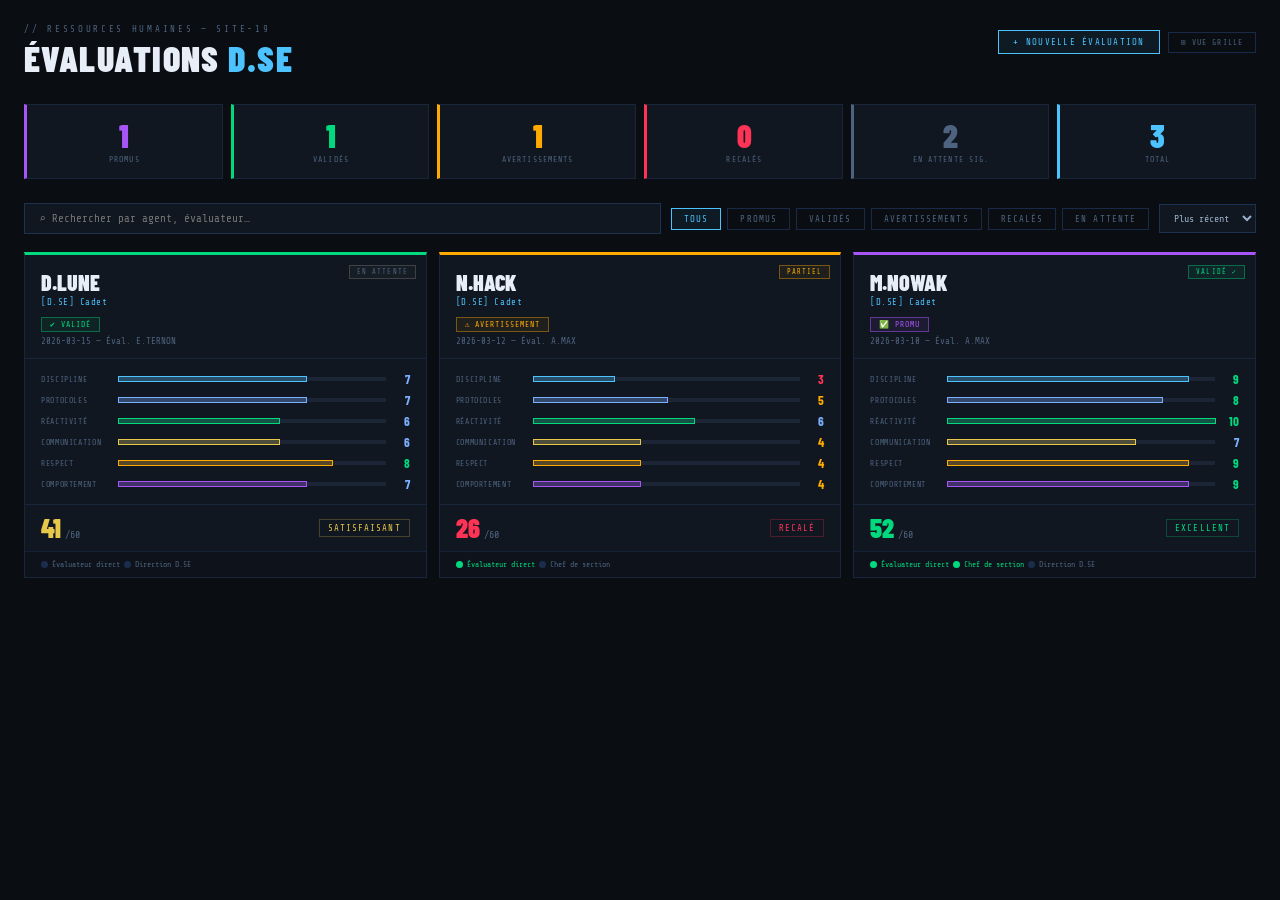
<file: security/eval-beta.html>
<html lang="fr">
<head>
<meta charset="UTF-8"/>
<meta name="viewport" content="width=device-width,initial-scale=1.0"/>
<title>ÉVALUATIONS D.SE — Refonte</title>
<link href="https://fonts.googleapis.com/css2?family=Share+Tech+Mono&family=Barlow+Condensed:wght@400;700;900&family=Courier+Prime&display=swap" rel="stylesheet"/>
<style>
:root {
  --bg: #0a0e13;
  --surface: #111720;
  --surface2: #161e2a;
  --surface3: #1c2535;
  --border: rgba(76,140,255,0.12);
  --border2: rgba(76,140,255,0.22);
  --white: #e8eef8;
  --text: #9aafc8;
  --text-dim: #4d637f;
  --accent: #e8c84a;
  --accent2: #7ab0ff;
  --safe: #00d97e;
  --warn: #ffaa00;
  --danger: #ff3355;
  --info: #4cc3ff;
  --promo: #a855f7;

  --dept-color: #4cc3ff;

  /* Statut validation */
  --status-pending: #888;
  --status-signed: #00d97e;
  --status-rejected: #ff3355;
}

*, *::before, *::after { box-sizing: border-box; margin: 0; padding: 0; }
body {
  background: var(--bg);
  color: var(--white);
  font-family: 'Courier Prime', monospace;
  min-height: 100vh;
  padding: 24px;
}

/* ─── LAYOUT ─── */
.eval-layout { max-width: 1300px; margin: 0 auto; }

/* ─── HEADER ─── */
.eval-page-header {
  display: flex; align-items: flex-start; justify-content: space-between;
  margin-bottom: 28px; gap: 16px; flex-wrap: wrap;
}
.eval-page-title-block {}
.eval-page-tag {
  font-family: 'Share Tech Mono', monospace;
  font-size: 9px; letter-spacing: 0.3em; text-transform: uppercase;
  color: var(--text-dim); margin-bottom: 6px;
}
.eval-page-title {
  font-family: 'Barlow Condensed', sans-serif;
  font-size: 36px; font-weight: 900; text-transform: uppercase;
  color: var(--white); letter-spacing: 0.04em; line-height: 1;
}
.eval-page-title span { color: var(--dept-color); }
.eval-page-actions { display: flex; gap: 8px; align-items: center; flex-wrap: wrap; margin-top: 6px; }

/* ─── STATS BAR ─── */
.eval-stats-bar {
  display: grid;
  grid-template-columns: repeat(auto-fit, minmax(110px, 1fr));
  gap: 8px; margin-bottom: 24px;
}
.eval-stat-card {
  background: var(--surface);
  border: 1px solid var(--border);
  padding: 14px 16px;
  text-align: center;
}
.eval-stat-card--promo { border-left: 3px solid var(--promo); }
.eval-stat-card--valide { border-left: 3px solid var(--safe); }
.eval-stat-card--warn { border-left: 3px solid var(--warn); }
.eval-stat-card--danger { border-left: 3px solid var(--danger); }
.eval-stat-card--pending { border-left: 3px solid var(--text-dim); }
.eval-stat-val {
  font-family: 'Barlow Condensed', sans-serif;
  font-size: 32px; font-weight: 900; line-height: 1;
}
.eval-stat-lbl {
  font-family: 'Share Tech Mono', monospace;
  font-size: 8px; text-transform: uppercase;
  letter-spacing: 0.14em; color: var(--text-dim);
  margin-top: 4px;
}

/* ─── TOOLBAR ─── */
.eval-toolbar {
  display: flex; gap: 10px; align-items: center; flex-wrap: wrap;
  margin-bottom: 18px;
}
.eval-search {
  flex: 1; min-width: 200px;
  background: var(--surface);
  border: 1px solid var(--border2);
  color: var(--white);
  font-family: 'Share Tech Mono', monospace;
  font-size: 11px; padding: 8px 14px;
  outline: none; transition: border-color 0.2s;
}
.eval-search:focus { border-color: var(--dept-color); }
.eval-filter-pills { display: flex; gap: 6px; flex-wrap: wrap; }
.eval-pill {
  font-family: 'Share Tech Mono', monospace;
  font-size: 9px; letter-spacing: 0.12em; text-transform: uppercase;
  padding: 5px 12px; border: 1px solid var(--border2);
  background: transparent; color: var(--text-dim);
  cursor: pointer; transition: all 0.18s;
}
.eval-pill:hover { border-color: var(--dept-color); color: var(--dept-color); }
.eval-pill.active { border-color: var(--dept-color); color: var(--dept-color); background: rgba(76,195,255,0.07); }
.eval-sort-select {
  background: var(--surface); border: 1px solid var(--border2);
  color: var(--text); font-family: 'Share Tech Mono', monospace;
  font-size: 10px; padding: 7px 10px; outline: none; cursor: pointer;
}

/* ─── GRID ÉVALS ─── */
.eval-grid {
  display: grid;
  grid-template-columns: repeat(auto-fill, minmax(320px, 1fr));
  gap: 12px; margin-bottom: 32px;
}
.eval-card {
  background: var(--surface);
  border: 1px solid var(--border);
  position: relative; overflow: hidden;
  cursor: pointer; transition: all 0.2s;
}
.eval-card:hover { background: var(--surface2); border-color: var(--border2); transform: translateY(-1px); }
.eval-card--promu    { border-top: 3px solid var(--promo); }
.eval-card--valide   { border-top: 3px solid var(--safe); }
.eval-card--avertissement { border-top: 3px solid var(--warn); }
.eval-card--recale   { border-top: 3px solid var(--danger); }
.eval-card--expulse  { border-top: 3px solid #444; }

/* Badge validation statut */
.eval-valid-badge {
  position: absolute; top: 10px; right: 10px;
  font-family: 'Share Tech Mono', monospace;
  font-size: 7px; letter-spacing: 0.15em; text-transform: uppercase;
  padding: 2px 7px; border: 1px solid;
}
.eval-valid-badge--pending { color: var(--text-dim); border-color: rgba(136,136,136,0.35); background: rgba(136,136,136,0.05); }
.eval-valid-badge--partial { color: var(--warn); border-color: rgba(255,170,0,0.4); background: rgba(255,170,0,0.06); }
.eval-valid-badge--complete { color: var(--safe); border-color: rgba(0,217,126,0.4); background: rgba(0,217,126,0.07); }
.eval-valid-badge--rejected { color: var(--danger); border-color: rgba(255,51,85,0.4); background: rgba(255,51,85,0.07); }

.eval-card-header { padding: 16px 16px 12px; border-bottom: 1px solid var(--border); }
.eval-card-agent {
  font-family: 'Barlow Condensed', sans-serif;
  font-size: 22px; font-weight: 900; text-transform: uppercase;
  color: var(--white); line-height: 1; padding-right: 60px;
}
.eval-card-rank {
  font-family: 'Share Tech Mono', monospace;
  font-size: 9px; color: var(--dept-color); margin-top: 4px; letter-spacing: 0.06em;
}
.eval-card-decision-row {
  display: flex; align-items: center; gap: 8px; margin-top: 10px;
}
.eval-decision-badge {
  font-family: 'Share Tech Mono', monospace;
  font-size: 8px; letter-spacing: 0.12em; text-transform: uppercase;
  padding: 2px 8px; border: 1px solid;
}
.eval-decision-badge--promu    { color: var(--promo); border-color: rgba(168,85,247,0.5); background: rgba(168,85,247,0.08); }
.eval-decision-badge--valide   { color: var(--safe); border-color: rgba(0,217,126,0.4); background: rgba(0,217,126,0.06); }
.eval-decision-badge--avertissement { color: var(--warn); border-color: rgba(255,170,0,0.4); background: rgba(255,170,0,0.06); }
.eval-decision-badge--recale   { color: var(--danger); border-color: rgba(255,51,85,0.4); background: rgba(255,51,85,0.06); }
.eval-decision-badge--expulse  { color: #666; border-color: rgba(100,100,100,0.4); background: rgba(100,100,100,0.06); }
.eval-card-meta {
  font-family: 'Share Tech Mono', monospace;
  font-size: 9px; color: var(--text-dim); margin-top: 4px;
}

/* Score radar visuel */
.eval-card-scores { padding: 12px 16px; display: flex; flex-direction: column; gap: 5px; }
.eval-score-row { display: flex; align-items: center; gap: 8px; }
.eval-score-lbl {
  font-family: 'Share Tech Mono', monospace;
  font-size: 8px; text-transform: uppercase; letter-spacing: 0.08em;
  color: var(--text-dim); min-width: 70px; flex-shrink: 0;
}
.eval-score-bar-wrap {
  flex: 1; height: 4px; background: var(--surface3); position: relative;
}
.eval-score-bar-fill { height: 100%; transition: width 0.4s ease; }
.eval-score-val {
  font-family: 'Barlow Condensed', sans-serif;
  font-size: 13px; font-weight: 700; min-width: 16px; text-align: right;
}
.eval-card-footer {
  padding: 10px 16px;
  border-top: 1px solid var(--border);
  display: flex; justify-content: space-between; align-items: center;
}
.eval-total-display {
  display: flex; align-items: baseline; gap: 4px;
}
.eval-total-num {
  font-family: 'Barlow Condensed', sans-serif;
  font-size: 26px; font-weight: 900; line-height: 1;
}
.eval-total-max {
  font-family: 'Share Tech Mono', monospace;
  font-size: 10px; color: var(--text-dim);
}
.eval-mention {
  font-family: 'Share Tech Mono', monospace;
  font-size: 9px; letter-spacing: 0.12em; text-transform: uppercase;
  padding: 3px 8px; border: 1px solid;
}
.eval-card-sigs {
  display: flex; gap: 4px; padding: 8px 16px; background: rgba(0,0,0,0.2);
  border-top: 1px solid var(--border); flex-wrap: wrap;
}
.eval-sig-dot {
  width: 7px; height: 7px; border-radius: 50%;
  display: inline-block; margin-right: 4px;
}
.eval-sig-mini {
  font-family: 'Share Tech Mono', monospace;
  font-size: 8px; color: var(--text-dim);
  display: flex; align-items: center;
}
.eval-sig-mini.signed { color: var(--safe); }
.eval-sig-mini.rejected { color: var(--danger); }

/* ─── MODAL DOSSIER ÉVALUATION ─── */
.eval-modal-ov {
  position: fixed; inset: 0; background: rgba(0,0,0,0.75);
  z-index: 500; display: none; align-items: center; justify-content: center;
  padding: 16px;
}
.eval-modal-ov.open { display: flex; }
.eval-modal-box {
  background: var(--surface);
  border: 1px solid var(--border2);
  width: 100%; max-width: 820px;
  max-height: 90vh;
  overflow-y: auto;
  position: relative;
  animation: modal-in 0.2s ease;
}
@keyframes modal-in { from { opacity:0; transform: translateY(12px); } to { opacity:1; transform: translateY(0); } }
.eval-modal-header {
  display: flex; justify-content: space-between; align-items: flex-start;
  padding: 20px 24px 16px;
  border-bottom: 1px solid var(--border);
  position: sticky; top: 0; background: var(--surface); z-index: 10;
}
.eval-modal-close {
  background: none; border: 1px solid var(--border2); color: var(--text-dim);
  font-size: 18px; cursor: pointer; padding: 4px 10px; transition: all 0.18s;
}
.eval-modal-close:hover { border-color: var(--danger); color: var(--danger); }
.eval-modal-body { padding: 24px; }

/* Modal tabs */
.eval-modal-tabs {
  display: flex; gap: 0; border-bottom: 1px solid var(--border);
  margin-bottom: 20px;
}
.eval-modal-tab {
  font-family: 'Share Tech Mono', monospace;
  font-size: 9px; letter-spacing: 0.14em; text-transform: uppercase;
  padding: 9px 16px; border: none; border-bottom: 2px solid transparent;
  background: transparent; color: var(--text-dim);
  cursor: pointer; transition: all 0.18s;
}
.eval-modal-tab:hover { color: var(--white); }
.eval-modal-tab.active { color: var(--dept-color); border-bottom-color: var(--dept-color); background: rgba(76,195,255,0.04); }

/* Panneau résumé */
.eval-detail-header {
  background: linear-gradient(90deg, rgba(76,195,255,0.08) 0%, transparent 100%);
  border: 1px solid rgba(76,195,255,0.2);
  border-left: 4px solid var(--dept-color);
  padding: 16px 20px; margin-bottom: 20px;
  display: flex; align-items: flex-start; justify-content: space-between; gap: 12px; flex-wrap: wrap;
}
.eval-detail-agent-name {
  font-family: 'Barlow Condensed', sans-serif;
  font-size: 30px; font-weight: 900; text-transform: uppercase; line-height: 1;
}
.eval-detail-agent-sub {
  font-family: 'Share Tech Mono', monospace;
  font-size: 10px; color: var(--dept-color); margin-top: 5px;
}
.eval-detail-score-block { text-align: right; }
.eval-detail-score {
  font-family: 'Barlow Condensed', sans-serif;
  font-size: 48px; font-weight: 900; line-height: 1;
}
.eval-detail-score-max { font-size: 18px; font-weight: 400; color: var(--text-dim); }

/* Grille compétences détaillées */
.eval-criteria-grid {
  display: grid;
  grid-template-columns: repeat(auto-fill, minmax(220px, 1fr));
  gap: 10px; margin-bottom: 20px;
}
.eval-crit-card {
  background: var(--surface2);
  border: 1px solid var(--border);
  padding: 14px;
}
.eval-crit-name {
  font-family: 'Share Tech Mono', monospace;
  font-size: 8px; text-transform: uppercase; letter-spacing: 0.15em;
  color: var(--text-dim); margin-bottom: 8px;
}
.eval-crit-score-big {
  font-family: 'Barlow Condensed', sans-serif;
  font-size: 36px; font-weight: 900; line-height: 1;
}
.eval-crit-bar {
  height: 3px; background: var(--surface3); margin-top: 8px; overflow: hidden;
}
.eval-crit-bar-fill { height: 100%; }

/* Commentaires */
.eval-comments-block {
  background: var(--surface2);
  border: 1px solid var(--border);
  border-left: 3px solid var(--accent);
  padding: 14px 16px; margin-bottom: 20px;
}
.eval-comments-lbl {
  font-family: 'Share Tech Mono', monospace;
  font-size: 8px; text-transform: uppercase; letter-spacing: 0.18em;
  color: var(--text-dim); margin-bottom: 8px;
}
.eval-comments-text {
  font-family: 'Courier Prime', monospace;
  font-size: 12px; color: var(--text); line-height: 1.7;
  font-style: italic;
}

/* ─── SIGNATURES ─── */
.eval-sigs-section { margin-bottom: 20px; }
.eval-sigs-title {
  font-family: 'Share Tech Mono', monospace;
  font-size: 9px; text-transform: uppercase; letter-spacing: 0.2em;
  color: var(--dept-color); margin-bottom: 12px;
  padding-bottom: 8px; border-bottom: 1px solid var(--border);
}
.eval-sigs-grid {
  display: grid;
  grid-template-columns: repeat(auto-fill, minmax(200px, 1fr));
  gap: 10px;
}
.eval-sig-card {
  background: var(--surface2);
  border: 1px solid var(--border);
  padding: 14px;
  position: relative;
}
.eval-sig-card--signed  { border-left: 3px solid var(--safe); }
.eval-sig-card--pending { border-left: 3px solid var(--text-dim); }
.eval-sig-card--rejected{ border-left: 3px solid var(--danger); }
.eval-sig-role {
  font-family: 'Share Tech Mono', monospace;
  font-size: 8px; text-transform: uppercase; letter-spacing: 0.14em;
  color: var(--text-dim); margin-bottom: 6px;
}
.eval-sig-name {
  font-family: 'Barlow Condensed', sans-serif;
  font-size: 17px; font-weight: 700; text-transform: uppercase; color: var(--white);
}
.eval-sig-status {
  font-family: 'Share Tech Mono', monospace;
  font-size: 9px; margin-top: 8px; display: flex; align-items: center; gap: 6px;
}
.eval-sig-status.signed   { color: var(--safe); }
.eval-sig-status.pending  { color: var(--text-dim); }
.eval-sig-status.rejected { color: var(--danger); }
.eval-sig-timestamp {
  font-family: 'Share Tech Mono', monospace;
  font-size: 8px; color: var(--text-dim); margin-top: 3px;
}
.eval-sig-action-btn {
  width: 100%; margin-top: 10px; padding: 6px;
  font-family: 'Share Tech Mono', monospace;
  font-size: 9px; letter-spacing: 0.12em; text-transform: uppercase;
  cursor: pointer; transition: all 0.18s;
}
.eval-sig-action-btn--sign {
  border: 1px solid rgba(0,217,126,0.4); background: rgba(0,217,126,0.06); color: var(--safe);
}
.eval-sig-action-btn--sign:hover { background: rgba(0,217,126,0.14); }
.eval-sig-action-btn--reject {
  border: 1px solid rgba(255,51,85,0.3); background: rgba(255,51,85,0.04); color: rgba(255,51,85,0.6);
  font-size: 8px; margin-top: 5px;
}
.eval-sig-action-btn--reject:hover { background: rgba(255,51,85,0.1); color: var(--danger); }
.eval-sig-revoke-btn {
  font-family: 'Share Tech Mono', monospace;
  font-size: 8px; color: rgba(255,51,85,0.4);
  background: none; border: none; cursor: pointer; margin-top: 4px;
  transition: color 0.18s;
}
.eval-sig-revoke-btn:hover { color: var(--danger); }

/* Signature stamp */
.eval-sig-stamp {
  position: absolute; bottom: 8px; right: 8px;
  width: 32px; height: 32px;
  border: 2px solid rgba(0,217,126,0.3);
  border-radius: 50%;
  display: flex; align-items: center; justify-content: center;
  font-family: 'Share Tech Mono', monospace;
  font-size: 7px; color: rgba(0,217,126,0.5);
  text-transform: uppercase; letter-spacing: 0.08em;
  transform: rotate(-15deg);
  pointer-events: none;
}

/* Validation globale */
.eval-validation-bar {
  background: var(--surface2);
  border: 1px solid var(--border);
  padding: 14px 16px;
  display: flex; align-items: center; justify-content: space-between;
  gap: 12px; flex-wrap: wrap; margin-bottom: 20px;
}
.eval-validation-progress {
  display: flex; align-items: center; gap: 10px; flex: 1;
}
.eval-validation-dots { display: flex; gap: 5px; }
.eval-validation-dot {
  width: 10px; height: 10px;
  border: 1px solid var(--border2);
  background: transparent; transition: all 0.2s;
}
.eval-validation-dot.done  { background: var(--safe); border-color: var(--safe); box-shadow: 0 0 6px rgba(0,217,126,0.3); }
.eval-validation-dot.rejected { background: var(--danger); border-color: var(--danger); }
.eval-validation-label {
  font-family: 'Share Tech Mono', monospace;
  font-size: 9px; color: var(--text-dim); letter-spacing: 0.1em;
}
.eval-finalize-btn {
  padding: 8px 18px;
  font-family: 'Share Tech Mono', monospace;
  font-size: 9px; letter-spacing: 0.16em; text-transform: uppercase;
  cursor: pointer; transition: all 0.2s;
}
.eval-finalize-btn--ready {
  border: 1px solid rgba(0,217,126,0.5);
  background: rgba(0,217,126,0.08);
  color: var(--safe);
}
.eval-finalize-btn--ready:hover { background: rgba(0,217,126,0.18); }
.eval-finalize-btn--disabled {
  border: 1px solid var(--border);
  background: transparent; color: var(--text-dim);
  cursor: not-allowed;
}

/* ─── FORMULAIRE WIZARD ─── */
.eval-wizard { margin-top: 8px; }
.eval-wizard-steps {
  display: flex; gap: 0; margin-bottom: 28px; position: relative;
}
.eval-wizard-steps::before {
  content: ''; position: absolute; top: 50%; left: 0; right: 0;
  height: 1px; background: var(--border); z-index: 0;
}
.eval-wizard-step {
  display: flex; flex-direction: column; align-items: center; gap: 5px;
  flex: 1; position: relative; z-index: 1; cursor: pointer;
}
.eval-wizard-step-dot {
  width: 28px; height: 28px;
  border: 1px solid var(--border2);
  background: var(--surface2);
  display: flex; align-items: center; justify-content: center;
  font-family: 'Share Tech Mono', monospace;
  font-size: 10px; color: var(--text-dim);
  transition: all 0.2s;
}
.eval-wizard-step.active .eval-wizard-step-dot {
  border-color: var(--dept-color);
  background: rgba(76,195,255,0.1);
  color: var(--dept-color);
}
.eval-wizard-step.done .eval-wizard-step-dot {
  border-color: var(--safe);
  background: rgba(0,217,126,0.1);
  color: var(--safe);
}
.eval-wizard-step-lbl {
  font-family: 'Share Tech Mono', monospace;
  font-size: 7px; text-transform: uppercase; letter-spacing: 0.12em;
  color: var(--text-dim); text-align: center;
}
.eval-wizard-step.active .eval-wizard-step-lbl { color: var(--dept-color); }
.eval-wizard-step.done .eval-wizard-step-lbl { color: var(--safe); }

/* Panneau d'étape */
.eval-step-panel { display: none; }
.eval-step-panel.active { display: block; }
.eval-step-title {
  font-family: 'Share Tech Mono', monospace;
  font-size: 9px; letter-spacing: 0.22em; text-transform: uppercase;
  color: var(--dept-color); margin-bottom: 18px;
}

/* Grille formulaire */
.eval-form-grid {
  display: grid;
  grid-template-columns: 1fr 1fr;
  gap: 12px; margin-bottom: 18px;
}
.eval-form-field { display: flex; flex-direction: column; gap: 5px; }
.eval-form-field.full { grid-column: 1 / -1; }
.eval-form-label {
  font-family: 'Share Tech Mono', monospace;
  font-size: 8px; text-transform: uppercase; letter-spacing: 0.16em;
  color: var(--text-dim);
}
.eval-form-input, .eval-form-select, .eval-form-textarea {
  background: var(--surface2);
  border: 1px solid var(--border2);
  color: var(--white);
  font-family: 'Share Tech Mono', monospace;
  font-size: 11px; padding: 8px 10px; outline: none;
  transition: border-color 0.2s;
}
.eval-form-input:focus, .eval-form-select:focus, .eval-form-textarea:focus { border-color: var(--dept-color); }
.eval-form-textarea { resize: vertical; }

/* Notation compétences — étape 2 */
.eval-comp-list { display: flex; flex-direction: column; gap: 16px; margin-bottom: 20px; }
.eval-comp-item {
  background: var(--surface2);
  border: 1px solid var(--border);
  padding: 16px;
}
.eval-comp-header { display: flex; justify-content: space-between; align-items: baseline; margin-bottom: 4px; }
.eval-comp-name {
  font-family: 'Barlow Condensed', sans-serif;
  font-size: 16px; font-weight: 700; text-transform: uppercase; color: var(--white);
}
.eval-comp-score-display {
  font-family: 'Barlow Condensed', sans-serif;
  font-size: 28px; font-weight: 900;
}
.eval-comp-desc {
  font-family: 'Courier Prime', monospace;
  font-size: 10px; color: var(--text-dim); margin-bottom: 12px; font-style: italic;
}
.eval-comp-slider-row { display: flex; align-items: center; gap: 10px; }
.eval-comp-slider {
  flex: 1; height: 4px; background: var(--surface3); outline: none;
  -webkit-appearance: none; cursor: pointer;
}
.eval-comp-slider::-webkit-slider-thumb {
  -webkit-appearance: none;
  width: 14px; height: 14px;
  border: 1px solid var(--dept-color);
  background: var(--surface2);
  cursor: pointer;
}
.eval-comp-slider::-webkit-slider-runnable-track { background: transparent; }
.eval-comp-marks {
  display: flex; justify-content: space-between;
  margin-top: 5px; padding: 0 1px;
}
.eval-comp-mark {
  font-family: 'Share Tech Mono', monospace;
  font-size: 7px; color: var(--text-dim);
}
.eval-comp-mark.highlight { color: var(--accent2); }

/* Récapitulatif étape 3 */
.eval-recap-grid {
  display: grid;
  grid-template-columns: 1fr 1fr;
  gap: 8px; margin-bottom: 20px;
}
.eval-recap-item {
  background: var(--surface2);
  border: 1px solid var(--border);
  padding: 10px 14px;
}
.eval-recap-lbl {
  font-family: 'Share Tech Mono', monospace;
  font-size: 8px; text-transform: uppercase; letter-spacing: 0.14em;
  color: var(--text-dim); margin-bottom: 4px;
}
.eval-recap-val {
  font-family: 'Barlow Condensed', sans-serif;
  font-size: 15px; font-weight: 700; color: var(--white);
}

/* Score arc (faux semicercle SVG) */
.eval-score-arc-wrap { text-align: center; margin-bottom: 20px; }
.eval-score-arc-main {
  font-family: 'Barlow Condensed', sans-serif;
  font-size: 14px; font-weight: 700; color: var(--text-dim);
  margin-top: 8px;
}

/* Panneau validation — étape 4 */
.eval-sig-setup-grid {
  display: grid;
  grid-template-columns: repeat(auto-fill, minmax(200px, 1fr));
  gap: 10px; margin-bottom: 20px;
}
.eval-sig-setup-card {
  background: var(--surface2);
  border: 1px solid var(--border);
  padding: 14px;
}
.eval-sig-setup-role-lbl {
  font-family: 'Share Tech Mono', monospace;
  font-size: 8px; text-transform: uppercase; letter-spacing: 0.14em;
  color: var(--text-dim); margin-bottom: 6px;
}
.eval-sig-setup-level {
  font-family: 'Share Tech Mono', monospace;
  font-size: 8px; color: var(--warn); margin-bottom: 8px; font-style: italic;
}

/* Boutons wizard */
.eval-wizard-nav {
  display: flex; justify-content: space-between; align-items: center;
  margin-top: 20px; padding-top: 16px;
  border-top: 1px solid var(--border);
}
.eval-wizard-btn {
  font-family: 'Share Tech Mono', monospace;
  font-size: 10px; letter-spacing: 0.15em; text-transform: uppercase;
  padding: 9px 20px; cursor: pointer; transition: all 0.2s;
}
.eval-wizard-btn--next {
  border: 1px solid var(--dept-color);
  background: rgba(76,195,255,0.08); color: var(--dept-color);
}
.eval-wizard-btn--next:hover { background: rgba(76,195,255,0.18); }
.eval-wizard-btn--back {
  border: 1px solid var(--border2);
  background: transparent; color: var(--text-dim);
}
.eval-wizard-btn--back:hover { border-color: var(--dept-color); color: var(--dept-color); }
.eval-wizard-btn--save {
  border: 1px solid rgba(0,217,126,0.5);
  background: rgba(0,217,126,0.08); color: var(--safe);
}
.eval-wizard-btn--save:hover { background: rgba(0,217,126,0.18); }
.eval-wizard-step-info {
  font-family: 'Share Tech Mono', monospace;
  font-size: 9px; color: var(--text-dim);
}

/* Total bar */
.eval-total-bar {
  background: var(--surface2);
  border: 1px solid var(--border);
  border-left: 4px solid var(--dept-color);
  padding: 14px 18px;
  display: flex; align-items: center; justify-content: space-between;
  flex-wrap: wrap; gap: 12px;
  margin-bottom: 20px;
}
.eval-total-bar-score {
  font-family: 'Barlow Condensed', sans-serif;
  font-size: 42px; font-weight: 900; line-height: 1;
}
.eval-total-bar-mention {
  font-family: 'Share Tech Mono', monospace;
  font-size: 10px; letter-spacing: 0.16em; text-transform: uppercase;
  padding: 3px 10px; border: 1px solid; margin-top: 4px;
}
.eval-total-bar-breakdown {
  display: flex; gap: 16px; flex-wrap: wrap;
}
.eval-total-breakdown-item {
  text-align: center;
}
.eval-total-breakdown-val {
  font-family: 'Barlow Condensed', sans-serif;
  font-size: 20px; font-weight: 700; line-height: 1;
}
.eval-total-breakdown-lbl {
  font-family: 'Share Tech Mono', monospace;
  font-size: 7px; text-transform: uppercase; letter-spacing: 0.1em;
  color: var(--text-dim); margin-top: 2px;
}

/* ─── Boutons UI ─── */
.btn {
  font-family: 'Share Tech Mono', monospace; font-size: 9px;
  letter-spacing: 0.14em; text-transform: uppercase;
  padding: 6px 14px; border: 1px solid; cursor: pointer;
  transition: all 0.18s; background: transparent;
}
.btn--primary { border-color: var(--dept-color); color: var(--dept-color); background: rgba(76,195,255,0.07); }
.btn--primary:hover { background: rgba(76,195,255,0.16); }
.btn--ghost { border-color: var(--border2); color: var(--text-dim); }
.btn--ghost:hover { border-color: var(--dept-color); color: var(--dept-color); }
.btn--danger { border-color: rgba(255,51,85,0.4); color: var(--danger); background: rgba(255,51,85,0.06); }
.btn--danger:hover { background: rgba(255,51,85,0.14); }
.btn--sm { padding: 5px 12px; font-size: 8px; }

/* ─── EMPTY STATE ─── */
.eval-empty {
  grid-column: 1 / -1;
  text-align: center; padding: 60px 20px;
  background: var(--surface);
  border: 1px dashed var(--border2);
}
.eval-empty-icon {
  font-size: 40px; margin-bottom: 12px; opacity: 0.4;
}
.eval-empty-text {
  font-family: 'Share Tech Mono', monospace;
  font-size: 10px; color: var(--text-dim); letter-spacing: 0.1em;
  text-transform: uppercase;
}

/* Notification toast */
.eval-toast {
  position: fixed; bottom: 24px; right: 24px; z-index: 999;
  background: var(--surface2);
  border: 1px solid var(--border2);
  border-left: 3px solid var(--safe);
  padding: 12px 18px;
  font-family: 'Share Tech Mono', monospace;
  font-size: 10px; color: var(--safe); letter-spacing: 0.1em;
  animation: toast-in 0.2s ease;
  pointer-events: none;
}
@keyframes toast-in { from { opacity:0; transform: translateY(8px); } to { opacity:1; transform: translateY(0); } }

/* Scrollbar */
::-webkit-scrollbar { width: 4px; }
::-webkit-scrollbar-track { background: transparent; }
::-webkit-scrollbar-thumb { background: var(--border2); }

@media (max-width: 600px) {
  .eval-form-grid { grid-template-columns: 1fr; }
  .eval-recap-grid { grid-template-columns: 1fr; }
  .eval-detail-header { flex-direction: column; }
}
</style>
</head>
<body>
<div class="eval-layout">

  <!-- ─── PAGE HEADER ─── -->
  <div class="eval-page-header">
    <div class="eval-page-title-block">
      <div class="eval-page-tag">// Ressources humaines — Site-19</div>
      <div class="eval-page-title">ÉVALUATIONS <span>D.SE</span></div>
    </div>
    <div class="eval-page-actions">
      <button class="btn btn--primary" id="btnNewEval">+ Nouvelle évaluation</button>
      <button class="btn btn--ghost btn--sm" id="btnToggleView">⊞ Vue grille</button>
    </div>
  </div>

  <!-- ─── STATS BAR ─── -->
  <div class="eval-stats-bar">
    <div class="eval-stat-card eval-stat-card--promo">
      <div class="eval-stat-val" id="statPromu" style="color:var(--promo)">0</div>
      <div class="eval-stat-lbl">Promus</div>
    </div>
    <div class="eval-stat-card eval-stat-card--valide">
      <div class="eval-stat-val" id="statValide" style="color:var(--safe)">0</div>
      <div class="eval-stat-lbl">Validés</div>
    </div>
    <div class="eval-stat-card eval-stat-card--warn">
      <div class="eval-stat-val" id="statAvert" style="color:var(--warn)">0</div>
      <div class="eval-stat-lbl">Avertissements</div>
    </div>
    <div class="eval-stat-card eval-stat-card--danger">
      <div class="eval-stat-val" id="statRecale" style="color:var(--danger)">0</div>
      <div class="eval-stat-lbl">Recalés</div>
    </div>
    <div class="eval-stat-card eval-stat-card--pending">
      <div class="eval-stat-val" id="statPending" style="color:var(--text-dim)">0</div>
      <div class="eval-stat-lbl">En attente sig.</div>
    </div>
    <div class="eval-stat-card" style="border-left:3px solid var(--dept-color)">
      <div class="eval-stat-val" id="statTotal" style="color:var(--dept-color)">0</div>
      <div class="eval-stat-lbl">Total</div>
    </div>
  </div>

  <!-- ─── TOOLBAR ─── -->
  <div class="eval-toolbar">
    <input class="eval-search" id="evalSearch" placeholder="⌕ Rechercher par agent, évaluateur…" autocomplete="off"/>
    <div class="eval-filter-pills" id="evalFilterPills">
      <button class="eval-pill active" data-filter="all">Tous</button>
      <button class="eval-pill" data-filter="promu">Promus</button>
      <button class="eval-pill" data-filter="valide">Validés</button>
      <button class="eval-pill" data-filter="avertissement">Avertissements</button>
      <button class="eval-pill" data-filter="recale">Recalés</button>
      <button class="eval-pill" data-filter="pending">En attente</button>
    </div>
    <select class="eval-sort-select" id="evalSort">
      <option value="date-desc">Plus récent</option>
      <option value="date-asc">Plus ancien</option>
      <option value="score-desc">Score ↓</option>
      <option value="score-asc">Score ↑</option>
    </select>
  </div>

  <!-- ─── GRILLE ─── -->
  <div class="eval-grid" id="evalGrid">
    <div class="eval-empty">
      <div class="eval-empty-icon">✦</div>
      <div class="eval-empty-text">Aucune évaluation enregistrée</div>
    </div>
  </div>

</div>

<!-- ════════════════════════════════════════════
     MODAL DÉTAIL ÉVALUATION
     ════════════════════════════════════════════ -->
<div class="eval-modal-ov" id="modalEvalDetail">
  <div class="eval-modal-box">
    <div class="eval-modal-header">
      <div>
        <div style="font-family:'Share Tech Mono',monospace;font-size:8px;letter-spacing:0.25em;text-transform:uppercase;color:var(--text-dim)">📋 DOSSIER D'ÉVALUATION</div>
        <div style="font-family:'Barlow Condensed',sans-serif;font-size:22px;font-weight:900;text-transform:uppercase;color:var(--white);margin-top:4px" id="detailAgentTitle">—</div>
      </div>
      <button class="eval-modal-close" id="closeDetail">×</button>
    </div>
    <div class="eval-modal-body">

      <!-- Tabs -->
      <div class="eval-modal-tabs">
        <button class="eval-modal-tab active" data-detail-tab="resume">📊 Résumé</button>
        <button class="eval-modal-tab" data-detail-tab="competences">⭐ Compétences</button>
        <button class="eval-modal-tab" data-detail-tab="signatures">✍ Signatures</button>
      </div>

      <!-- Panneau: Résumé -->
      <div class="eval-detail-panel active" id="detailPanel-resume">
        <div class="eval-detail-header">
          <div>
            <div class="eval-detail-agent-name" id="detailName">—</div>
            <div class="eval-detail-agent-sub" id="detailRank">—</div>
          </div>
          <div class="eval-detail-score-block">
            <div class="eval-detail-score">
              <span id="detailScoreNum" style="color:var(--safe)">—</span>
              <span class="eval-detail-score-max">/60</span>
            </div>
            <div style="font-family:'Share Tech Mono',monospace;font-size:9px;letter-spacing:0.15em;text-transform:uppercase;margin-top:4px" id="detailMention">—</div>
          </div>
        </div>
        <div style="display:flex;gap:10px;flex-wrap:wrap;margin-bottom:18px">
          <span id="detailDecisionBadge" class="eval-decision-badge">—</span>
          <span style="font-family:'Share Tech Mono',monospace;font-size:10px;color:var(--text-dim)" id="detailMeta">—</span>
        </div>
        <div class="eval-comments-block" id="detailCommentsBlock" style="display:none">
          <div class="eval-comments-lbl">Commentaires de l'évaluateur</div>
          <div class="eval-comments-text" id="detailComments">—</div>
        </div>
        <div style="background:var(--surface2);border:1px solid var(--border);padding:14px 16px">
          <div style="font-family:'Share Tech Mono',monospace;font-size:8px;text-transform:uppercase;letter-spacing:0.18em;color:var(--text-dim);margin-bottom:10px">Répartition des scores</div>
          <div id="detailScoresBrief" style="display:flex;flex-direction:column;gap:8px"></div>
        </div>
      </div>

      <!-- Panneau: Compétences -->
      <div class="eval-detail-panel" id="detailPanel-competences">
        <div class="eval-criteria-grid" id="detailCriteriaGrid"></div>
      </div>

      <!-- Panneau: Signatures -->
      <div class="eval-detail-panel" id="detailPanel-signatures">
        <!-- Barre de progression validation -->
        <div class="eval-validation-bar">
          <div class="eval-validation-progress">
            <div class="eval-validation-dots" id="validationDots"></div>
            <div class="eval-validation-label" id="validationLabel">0 / 3 signatures</div>
          </div>
          <button class="eval-finalize-btn eval-finalize-btn--disabled" id="finalizeBtn">✓ Finaliser</button>
        </div>
        <!-- Grille signatures -->
        <div class="eval-sigs-section">
          <div class="eval-sigs-title">// Signatures requises</div>
          <div class="eval-sigs-grid" id="sigsGrid"></div>
        </div>
        <!-- Commentaire refus -->
        <div id="rejectedPanel" style="display:none;background:rgba(255,51,85,0.04);border:1px solid rgba(255,51,85,0.25);padding:14px;margin-top:12px">
          <div style="font-family:'Share Tech Mono',monospace;font-size:8px;text-transform:uppercase;letter-spacing:0.18em;color:var(--danger);margin-bottom:6px">⛔ Refus signalé</div>
          <div style="font-family:'Courier Prime',monospace;font-size:11px;color:var(--text)" id="rejectedReason">—</div>
        </div>
      </div>

    </div>
    <!-- Footer -->
    <div style="padding:12px 24px;border-top:1px solid var(--border);display:flex;gap:8px;justify-content:flex-end">
      <button class="btn btn--ghost btn--sm" id="closeDetail2">Fermer</button>
      <button class="btn btn--sm" id="detailDeleteBtn" style="border-color:rgba(255,51,85,0.4);color:var(--danger);background:rgba(255,51,85,0.06)">✕ Supprimer</button>
      <button class="btn btn--sm btn--primary" id="detailExportBtn">⬇ Exporter</button>
    </div>
  </div>
</div>

<!-- ════════════════════════════════════════════
     MODAL FORMULAIRE — WIZARD
     ════════════════════════════════════════════ -->
<div class="eval-modal-ov" id="modalEvalForm">
  <div class="eval-modal-box">
    <div class="eval-modal-header">
      <div>
        <div style="font-family:'Share Tech Mono',monospace;font-size:8px;letter-spacing:0.25em;text-transform:uppercase;color:var(--dept-color)">+ NOUVELLE ÉVALUATION</div>
        <div style="font-family:'Barlow Condensed',sans-serif;font-size:20px;font-weight:900;text-transform:uppercase;color:var(--white);margin-top:4px" id="wizardStepTitle">Informations de base</div>
      </div>
      <button class="eval-modal-close" id="closeForm">×</button>
    </div>
    <div class="eval-modal-body">

      <!-- Steps indicator -->
      <div class="eval-wizard-steps" id="wizardSteps">
        <div class="eval-wizard-step active" data-step="0">
          <div class="eval-wizard-step-dot">01</div>
          <div class="eval-wizard-step-lbl">Identité</div>
        </div>
        <div class="eval-wizard-step" data-step="1">
          <div class="eval-wizard-step-dot">02</div>
          <div class="eval-wizard-step-lbl">Compétences</div>
        </div>
        <div class="eval-wizard-step" data-step="2">
          <div class="eval-wizard-step-dot">03</div>
          <div class="eval-wizard-step-lbl">Récapitulatif</div>
        </div>
        <div class="eval-wizard-step" data-step="3">
          <div class="eval-wizard-step-dot">04</div>
          <div class="eval-wizard-step-lbl">Validation</div>
        </div>
      </div>

      <!-- ÉTAPE 1 — Identité -->
      <div class="eval-step-panel active" id="step-0">
        <div class="eval-step-title">// 01 — Informations de l'agent et de l'évaluation</div>
        <div class="eval-form-grid">
          <div class="eval-form-field">
            <label class="eval-form-label">Nom de l'agent *</label>
            <input class="eval-form-input" id="fName" placeholder="Ex: M.NOWAK"/>
          </div>
          <div class="eval-form-field">
            <label class="eval-form-label">Username Roblox</label>
            <input class="eval-form-input" id="fUser" placeholder="Ex: FlofloParis"/>
          </div>
          <div class="eval-form-field">
            <label class="eval-form-label">Grade actuel</label>
            <input class="eval-form-input" id="fRank" placeholder="Ex: [D.SE] Cadet"/>
          </div>
          <div class="eval-form-field">
            <label class="eval-form-label">Date *</label>
            <input class="eval-form-input" id="fDate" type="date"/>
          </div>
          <div class="eval-form-field">
            <label class="eval-form-label">Évaluateur principal *</label>
            <input class="eval-form-input" id="fAuthor" placeholder="Votre nom"/>
          </div>
          <div class="eval-form-field">
            <label class="eval-form-label">Décision finale *</label>
            <select class="eval-form-select" id="fDecision">
              <option value="promu">✅ Promu au grade supérieur</option>
              <option value="valide" selected>✔ Validé — maintien du grade</option>
              <option value="avertissement">⚠ Avertissement formel</option>
              <option value="recale">❌ Recalé</option>
              <option value="expulse">🚫 Expulsion</option>
            </select>
          </div>
          <div class="eval-form-field full">
            <label class="eval-form-label">Contexte de l'évaluation</label>
            <textarea class="eval-form-textarea" id="fContext" rows="2" placeholder="Évaluation de fin de période d'essai, montée en grade, contrôle disciplinaire…"></textarea>
          </div>
        </div>
        <!-- Signataires setup -->
        <div style="background:var(--surface2);border:1px solid var(--border);padding:14px;margin-top:4px">
          <div class="eval-step-title" style="margin-bottom:12px">// Chaîne de validation — définir les signataires</div>
          <div id="sigSetupList" style="display:flex;flex-direction:column;gap:8px"></div>
          <button class="btn btn--ghost btn--sm" id="btnAddSig" style="margin-top:10px">+ Ajouter un palier</button>
        </div>
      </div>

      <!-- ÉTAPE 2 — Compétences -->
      <div class="eval-step-panel" id="step-1">
        <div class="eval-step-title">// 02 — Notation par compétences (0–10 par critère)</div>
        <div class="eval-comp-list" id="compList"></div>
      </div>

      <!-- ÉTAPE 3 — Récapitulatif -->
      <div class="eval-step-panel" id="step-2">
        <div class="eval-step-title">// 03 — Récapitulatif avant enregistrement</div>
        <div class="eval-total-bar" id="recapTotalBar">
          <div>
            <div style="font-family:'Share Tech Mono',monospace;font-size:8px;text-transform:uppercase;letter-spacing:0.14em;color:var(--text-dim);margin-bottom:4px">Score global</div>
            <div class="eval-total-bar-score" id="recapScore" style="color:var(--safe)">—</div>
            <div class="eval-total-bar-mention" id="recapMention">—</div>
          </div>
          <div class="eval-total-bar-breakdown" id="recapBreakdown"></div>
        </div>
        <div class="eval-recap-grid" id="recapInfoGrid"></div>
        <div class="eval-form-field" style="margin-bottom:16px">
          <label class="eval-form-label">Commentaires de l'évaluateur</label>
          <textarea class="eval-form-textarea" id="fComments" rows="4" placeholder="Observations, points forts, axes d'amélioration…"></textarea>
        </div>
      </div>

      <!-- ÉTAPE 4 — Validation / Signatures -->
      <div class="eval-step-panel" id="step-3">
        <div class="eval-step-title">// 04 — Chaîne de validation multi-niveaux</div>
        <div style="background:var(--surface2);border:1px solid rgba(76,195,255,0.15);border-left:3px solid var(--dept-color);padding:12px 14px;margin-bottom:16px">
          <div style="font-family:'Share Tech Mono',monospace;font-size:9px;color:var(--text-dim);line-height:1.8">
            L'évaluation sera enregistrée avec le statut <span style="color:var(--warn)">EN ATTENTE</span>. Chaque signataire devra apposer sa signature depuis son propre compte pour valider l'évaluation. Une évaluation est finalisée lorsque tous les paliers requis ont été signés.
          </div>
        </div>
        <div class="eval-sigs-grid" id="sigPreviewGrid"></div>
      </div>

      <!-- Navigation -->
      <div class="eval-wizard-nav">
        <button class="eval-wizard-btn eval-wizard-btn--back" id="wizardBack" style="display:none">← Retour</button>
        <div class="eval-wizard-step-info" id="wizardStepInfo">Étape 1 sur 4</div>
        <button class="eval-wizard-btn eval-wizard-btn--next" id="wizardNext">Suivant →</button>
      </div>

    </div>
  </div>
</div>

<!-- Toast -->
<div class="eval-toast" id="evalToast" style="display:none"></div>

<script>
// ════════════════════════════════════════════
// DONNÉES & ÉTAT
// ════════════════════════════════════════════
const EVAL_CRITERIA = [
  { key:'disc',   label:'Discipline',              desc:'Respect des règles, ponctualité, comportement en service', color:'#4cc3ff' },
  { key:'proto',  label:'Protocoles',              desc:'Maîtrise et application des procédures D.SE', color:'#7ab0ff' },
  { key:'react',  label:'Réactivité',              desc:'Capacité à répondre rapidement aux incidents', color:'#00d97e' },
  { key:'comm',   label:'Communication',           desc:'Clarté des rapports, coordination avec les unités', color:'#e8c84a' },
  { key:'hier',   label:'Respect hiérarchique',    desc:'Attitude vis-à-vis de la chaîne de commandement', color:'#ffaa00' },
  { key:'comp',   label:'Comportement général',    desc:'Professionnalisme, esprit d\'équipe, initiative', color:'#a855f7' },
];
const MENTION_MAP = [
  { min:54, text:'EXCEPTIONNEL',  color:'#00d97e' },
  { min:48, text:'EXCELLENT',     color:'#00d97e' },
  { min:42, text:'TRÈS BON',      color:'#7ab0ff' },
  { min:36, text:'SATISFAISANT',  color:'#e8c84a' },
  { min:27, text:'INSUFFISANT',   color:'#ffaa00' },
  { min:0,  text:'RECALÉ',        color:'#ff3355' },
];
const DEC_LABELS = {
  promu:'✅ PROMU',
  valide:'✔ VALIDÉ',
  avertissement:'⚠ AVERTISSEMENT',
  recale:'❌ RECALÉ',
  expulse:'🚫 EXPULSÉ',
};
const DEC_COLORS = {
  promu:'var(--promo)',
  valide:'var(--safe)',
  avertissement:'var(--warn)',
  recale:'var(--danger)',
  expulse:'#555',
};

let evaluations = [];
let activeFilter = 'all';
let activeSort = 'date-desc';
let currentEvalId = null;
let wizardStep = 0;
let formSignataires = [];
let formScores = {};

// Signataires par défaut (niveaux hiérarchiques)
const DEFAULT_SIGS = [
  { level: 1, role: 'Évaluateur direct', name: '', required: true },
  { level: 2, role: 'Superviseur / Chef de section', name: '', required: true },
  { level: 3, role: 'Direction D.SE', name: '', required: false },
];

// ── Mention ──
function getMention(score) {
  return MENTION_MAP.find(m => score >= m.min) || MENTION_MAP[MENTION_MAP.length - 1];
}

// ── Statut validation ──
function getValidationStatus(eval_) {
  if (!eval_.signataires || !eval_.signataires.length) return 'pending';
  const required = eval_.signataires.filter(s => s.required);
  if (required.every(s => s.status === 'signed')) return 'complete';
  if (eval_.signataires.some(s => s.status === 'rejected')) return 'rejected';
  if (eval_.signataires.some(s => s.status === 'signed')) return 'partial';
  return 'pending';
}
function getValidationLabel(status) {
  return {
    pending: { text:'EN ATTENTE', cls:'eval-valid-badge--pending' },
    partial: { text:'PARTIEL', cls:'eval-valid-badge--partial' },
    complete:{ text:'VALIDÉ ✓', cls:'eval-valid-badge--complete' },
    rejected:{ text:'REFUSÉ', cls:'eval-valid-badge--rejected' },
  }[status] || { text:'—', cls:'eval-valid-badge--pending' };
}

function scoreColor(s) {
  if (s >= 8) return 'var(--safe)';
  if (s >= 6) return '#7ab0ff';
  if (s >= 4) return 'var(--warn)';
  return 'var(--danger)';
}

// ════════════════════════════════════════════
// RENDU
// ════════════════════════════════════════════
function renderStats() {
  const counts = { promu:0, valide:0, avertissement:0, recale:0, pending:0 };
  evaluations.forEach(e => {
    if (e.decision) counts[e.decision] = (counts[e.decision]||0)+1;
    if (getValidationStatus(e) !== 'complete') counts.pending++;
  });
  document.getElementById('statPromu').textContent  = counts.promu;
  document.getElementById('statValide').textContent = counts.valide;
  document.getElementById('statAvert').textContent  = counts.avertissement;
  document.getElementById('statRecale').textContent = counts.recale || 0;
  document.getElementById('statPending').textContent= counts.pending;
  document.getElementById('statTotal').textContent  = evaluations.length;
}

function renderGrid() {
  const grid = document.getElementById('evalGrid');
  const q = document.getElementById('evalSearch').value.toLowerCase();
  let list = [...evaluations];
  if (activeFilter === 'pending') {
    list = list.filter(e => getValidationStatus(e) !== 'complete');
  } else if (activeFilter !== 'all') {
    list = list.filter(e => e.decision === activeFilter);
  }
  if (q) list = list.filter(e =>
    (e.name||'').toLowerCase().includes(q) ||
    (e.author||'').toLowerCase().includes(q) ||
    (e.username||'').toLowerCase().includes(q)
  );
  if (activeSort === 'date-desc') list.sort((a,b) => (b.date||'').localeCompare(a.date||''));
  if (activeSort === 'date-asc')  list.sort((a,b) => (a.date||'').localeCompare(b.date||''));
  if (activeSort === 'score-desc')list.sort((a,b) => (b.total||0)-(a.total||0));
  if (activeSort === 'score-asc') list.sort((a,b) => (a.total||0)-(b.total||0));

  if (!list.length) {
    grid.innerHTML = `<div class="eval-empty"><div class="eval-empty-icon">✦</div><div class="eval-empty-text">Aucune évaluation trouvée</div></div>`;
    return;
  }

  grid.innerHTML = list.map(ev => {
    const total = ev.total || 0;
    const mention = getMention(total);
    const validStatus = getValidationStatus(ev);
    const validInfo = getValidationLabel(validStatus);
    const decLabel = DEC_LABELS[ev.decision] || ev.decision;
    const decColor = DEC_COLORS[ev.decision] || '#888';

    const sigsSummary = (ev.signataires||[]).map(s => {
      const dotColor = s.status==='signed' ? 'var(--safe)' : s.status==='rejected' ? 'var(--danger)' : 'var(--border2)';
      return `<span class="eval-sig-mini ${s.status}">
        <span class="eval-sig-dot" style="background:${dotColor}"></span>${s.role.split('/')[0].trim()}
      </span>`;
    }).join('');

    const scoresHtml = EVAL_CRITERIA.map(c => {
      const score = ev.scores?.[c.key] ?? 5;
      const pct = (score/10)*100;
      return `<div class="eval-score-row">
        <span class="eval-score-lbl">${c.label.split(' ')[0]}</span>
        <div class="eval-score-bar-wrap">
          <div class="eval-score-bar-fill" style="width:${pct}%;background:${c.color}40;outline:1px solid ${c.color}"></div>
        </div>
        <span class="eval-score-val" style="color:${scoreColor(score)}">${score}</span>
      </div>`;
    }).join('');

    return `<div class="eval-card eval-card--${ev.decision||'valide'}" data-eval-id="${ev._id}" onclick="openEvalDetail('${ev._id}')">
      <span class="eval-valid-badge ${validInfo.cls}">${validInfo.text}</span>
      <div class="eval-card-header">
        <div class="eval-card-agent">${ev.name||'—'}</div>
        <div class="eval-card-rank">${ev.rank||'—'}</div>
        <div class="eval-card-decision-row">
          <span class="eval-decision-badge eval-decision-badge--${ev.decision||'valide'}" style="color:${decColor}">${decLabel}</span>
        </div>
        <div class="eval-card-meta">${ev.date||'—'} — Éval. ${ev.author||'—'}</div>
      </div>
      <div class="eval-card-scores">${scoresHtml}</div>
      <div class="eval-card-footer">
        <div class="eval-total-display">
          <div class="eval-total-num" style="color:${mention.color}">${total}</div>
          <div class="eval-total-max">/60</div>
        </div>
        <span class="eval-mention" style="color:${mention.color};border-color:${mention.color}40">${mention.text}</span>
      </div>
      ${sigsSummary ? `<div class="eval-card-sigs">${sigsSummary}</div>` : ''}
    </div>`;
  }).join('');
}

// ════════════════════════════════════════════
// MODAL DÉTAIL
// ════════════════════════════════════════════
function openEvalDetail(id) {
  const ev = evaluations.find(e => e._id === id);
  if (!ev) return;
  currentEvalId = id;

  const total = ev.total || 0;
  const mention = getMention(total);

  document.getElementById('detailAgentTitle').textContent = ev.name || '—';
  document.getElementById('detailName').textContent = ev.name || '—';
  document.getElementById('detailRank').textContent = ev.rank || '—';
  document.getElementById('detailScoreNum').textContent = total;
  document.getElementById('detailScoreNum').style.color = mention.color;
  document.getElementById('detailMention').textContent = mention.text;
  document.getElementById('detailMention').style.color = mention.color;

  const badge = document.getElementById('detailDecisionBadge');
  badge.textContent = DEC_LABELS[ev.decision] || ev.decision;
  badge.className = `eval-decision-badge eval-decision-badge--${ev.decision}`;

  document.getElementById('detailMeta').textContent =
    `${ev.date||'—'} — Évaluateur: ${ev.author||'—'} ${ev.username?'| @'+ev.username:''}`;

  const commentsBlock = document.getElementById('detailCommentsBlock');
  if (ev.comments) {
    commentsBlock.style.display = 'block';
    document.getElementById('detailComments').textContent = ev.comments;
  } else {
    commentsBlock.style.display = 'none';
  }

  // Scores brefs
  document.getElementById('detailScoresBrief').innerHTML = EVAL_CRITERIA.map(c => {
    const score = ev.scores?.[c.key] ?? 5;
    const pct = (score/10)*100;
    return `<div class="eval-score-row">
      <span class="eval-score-lbl" style="min-width:120px">${c.label}</span>
      <div class="eval-score-bar-wrap"><div class="eval-score-bar-fill" style="width:${pct}%;background:${c.color}"></div></div>
      <span class="eval-score-val" style="color:${scoreColor(score)}">${score}<span style="font-size:9px;color:var(--text-dim)">/10</span></span>
    </div>`;
  }).join('');

  // Compétences détaillées
  document.getElementById('detailCriteriaGrid').innerHTML = EVAL_CRITERIA.map(c => {
    const score = ev.scores?.[c.key] ?? 5;
    const pct = (score/10)*100;
    return `<div class="eval-crit-card">
      <div class="eval-crit-name">${c.label}</div>
      <div class="eval-crit-score-big" style="color:${c.color}">${score}<span style="font-size:14px;font-weight:400;color:var(--text-dim)">/10</span></div>
      <div class="eval-crit-bar"><div class="eval-crit-bar-fill" style="width:${pct}%;background:${c.color}"></div></div>
      <div style="font-family:'Courier Prime',monospace;font-size:9px;color:var(--text-dim);margin-top:6px;font-style:italic">${c.desc}</div>
    </div>`;
  }).join('');

  // Signatures
  renderSigsPanel(ev);

  // Reset tab
  activateDetailTab('resume');
  document.getElementById('modalEvalDetail').classList.add('open');
}

function renderSigsPanel(ev) {
  const sigs = ev.signataires || [];
  const required = sigs.filter(s => s.required);
  const signedRequired = required.filter(s => s.status === 'signed').length;
  const hasRejected = sigs.some(s => s.status === 'rejected');

  // Dots
  document.getElementById('validationDots').innerHTML = sigs.map(s =>
    `<div class="eval-validation-dot ${s.status==='signed'?'done':s.status==='rejected'?'rejected':''}" title="${s.role}"></div>`
  ).join('');
  document.getElementById('validationLabel').textContent =
    `${signedRequired} / ${required.length} validation${required.length>1?'s':''} requise${required.length>1?'s':''}`;

  const allDone = required.every(s => s.status === 'signed');
  const finalBtn = document.getElementById('finalizeBtn');
  if (allDone) {
    finalBtn.className = 'eval-finalize-btn eval-finalize-btn--ready';
    finalBtn.textContent = '✓ Finaliser';
  } else {
    finalBtn.className = 'eval-finalize-btn eval-finalize-btn--disabled';
    finalBtn.textContent = allDone ? '✓ Finaliser' : `En attente (${required.length - signedRequired} sig.)`;
  }

  document.getElementById('sigsGrid').innerHTML = sigs.map((s, i) => {
    const signed = s.status === 'signed';
    const rejected = s.status === 'rejected';
    const statusCls = signed ? 'signed' : rejected ? 'rejected' : 'pending';
    const statusText = signed ? '✓ SIGNÉ' : rejected ? '✕ REFUSÉ' : '○ EN ATTENTE';
    const canSign = !signed && !rejected && !hasRejected;

    return `<div class="eval-sig-card eval-sig-card--${statusCls}">
      <div class="eval-sig-role">Niveau ${s.level} ${s.required?'<span style="color:var(--danger)">*</span>':''}</div>
      <div class="eval-sig-name">${s.role}</div>
      <div class="eval-sig-name" style="font-size:13px;color:var(--text-dim);margin-top:2px">${s.name||'—'}</div>
      <div class="eval-sig-status ${statusCls}">${statusText}</div>
      ${s.signedAt ? `<div class="eval-sig-timestamp">${s.signedAt}</div>` : ''}
      ${canSign ? `
        <button class="eval-sig-action-btn eval-sig-action-btn--sign" onclick="signEval('${ev._id}',${i})">✍ Signer</button>
        <button class="eval-sig-action-btn eval-sig-action-btn--reject" onclick="rejectEval('${ev._id}',${i})">✕ Refuser</button>
      ` : ''}
      ${signed ? `<div class="eval-sig-stamp">OK</div><button class="eval-sig-revoke-btn" onclick="revokeSign('${ev._id}',${i})">↩ Révoquer</button>` : ''}
    </div>`;
  }).join('');

  // Panel refus
  const rejectedSig = sigs.find(s => s.status === 'rejected');
  const rejPanel = document.getElementById('rejectedPanel');
  if (rejectedSig) {
    rejPanel.style.display = 'block';
    document.getElementById('rejectedReason').textContent = `Refusé par: ${rejectedSig.name || rejectedSig.role} — ${rejectedSig.signedAt||''}`;
  } else {
    rejPanel.style.display = 'none';
  }
}

function activateDetailTab(tab) {
  document.querySelectorAll('[data-detail-tab]').forEach(t => t.classList.toggle('active', t.dataset.detailTab === tab));
  document.querySelectorAll('.eval-detail-panel').forEach(p => p.classList.toggle('active', p.id === 'detailPanel-'+tab));
}
document.addEventListener('click', e => {
  const t = e.target.closest('[data-detail-tab]');
  if (t) activateDetailTab(t.dataset.detailTab);
});

// ─ Actions signatures ─
function signEval(evalId, sigIdx) {
  const ev = evaluations.find(e => e._id === evalId); if (!ev) return;
  ev.signataires[sigIdx].status = 'signed';
  ev.signataires[sigIdx].signedAt = new Date().toLocaleString('fr-FR');
  saveEvals();
  renderSigsPanel(ev);
  renderGrid(); renderStats();
  showToast('Signature apposée ✓');
}
function rejectEval(evalId, sigIdx) {
  const ev = evaluations.find(e => e._id === evalId); if (!ev) return;
  ev.signataires[sigIdx].status = 'rejected';
  ev.signataires[sigIdx].signedAt = new Date().toLocaleString('fr-FR');
  saveEvals();
  renderSigsPanel(ev);
  renderGrid(); renderStats();
  showToast('Évaluation refusée', 'danger');
}
function revokeSign(evalId, sigIdx) {
  if (!confirm('Révoquer cette signature ?')) return;
  const ev = evaluations.find(e => e._id === evalId); if (!ev) return;
  ev.signataires[sigIdx].status = 'pending';
  ev.signataires[sigIdx].signedAt = null;
  saveEvals();
  renderSigsPanel(ev);
  renderGrid(); renderStats();
  showToast('Signature révoquée');
}

document.getElementById('finalizeBtn').addEventListener('click', () => {
  const ev = evaluations.find(e => e._id === currentEvalId); if (!ev) return;
  const required = ev.signataires.filter(s => s.required);
  if (!required.every(s => s.status === 'signed')) return;
  ev.finalized = true;
  saveEvals(); renderGrid(); renderStats();
  showToast('Évaluation finalisée ✓');
});

// ─ Supprimer / Exporter ─
document.getElementById('detailDeleteBtn').addEventListener('click', () => {
  if (!confirm('Supprimer cette évaluation ?')) return;
  evaluations = evaluations.filter(e => e._id !== currentEvalId);
  saveEvals();
  document.getElementById('modalEvalDetail').classList.remove('open');
  renderGrid(); renderStats();
  showToast('Évaluation supprimée');
});
document.getElementById('detailExportBtn').addEventListener('click', () => {
  const ev = evaluations.find(e => e._id === currentEvalId); if (!ev) return;
  exportEval(ev);
});

function exportEval(ev) {
  const mention = getMention(ev.total||0);
  const lines = [
    '══════════════════════════════════════════',
    'SCP FOUNDATION — SITE-19',
    'RAPPORT D\'ÉVALUATION — DÉPARTEMENT SÉCURITÉ',
    '══════════════════════════════════════════',
    `ID           : ${ev._id}`,
    `DATE         : ${ev.date||'—'}`,
    `AGENT        : ${ev.name||'—'}`,
    `USERNAME     : ${ev.username?'@'+ev.username:'—'}`,
    `GRADE        : ${ev.rank||'—'}`,
    `ÉVALUATEUR   : ${ev.author||'—'}`,
    '══════════════════════════════════════════',
    `SCORE GLOBAL : ${ev.total||0} / 60 — ${mention.text}`,
    `DÉCISION     : ${DEC_LABELS[ev.decision]||ev.decision}`,
    '══════════════════════════════════════════',
    'COMPÉTENCES',
    '══════════════════════════════════════════',
    ...EVAL_CRITERIA.map(c => `  ${c.label.padEnd(22)}: ${ev.scores?.[c.key]??5}/10`),
    '',
    '══════════════════════════════════════════',
    'COMMENTAIRES',
    '══════════════════════════════════════════',
    ev.comments || '(aucun commentaire)',
    '',
    '══════════════════════════════════════════',
    'VALIDATIONS / SIGNATURES',
    '══════════════════════════════════════════',
    ...(ev.signataires||[]).map(s => `  Niv.${s.level} ${s.role.padEnd(30)}: ${s.status==='signed'?'✓ SIGNÉ':s.status==='rejected'?'✕ REFUSÉ':'○ EN ATTENTE'} ${s.signedAt||''}`),
    '',
    `[Généré le ${new Date().toLocaleString('fr-FR')}]`,
    '══════════════════════════════════════════',
  ];
  const blob = new Blob([lines.join('\n')], { type:'text/plain;charset=utf-8' });
  const a = document.createElement('a'); a.href = URL.createObjectURL(blob);
  a.download = `EVAL_${(ev.name||'agent').replace(/[^a-z0-9]/gi,'_')}_${ev.date||'nodate'}.txt`;
  a.click();
}

// ════════════════════════════════════════════
// WIZARD FORMULAIRE
// ════════════════════════════════════════════
function openFormModal() {
  wizardStep = 0;
  formSignataires = DEFAULT_SIGS.map((s,i) => ({ ...s, name:'', status:'pending', signedAt:null }));
  formScores = {};
  EVAL_CRITERIA.forEach(c => formScores[c.key] = 5);
  document.getElementById('fDate').value = new Date().toISOString().split('T')[0];
  document.getElementById('fName').value = '';
  document.getElementById('fUser').value = '';
  document.getElementById('fRank').value = '';
  document.getElementById('fAuthor').value = '';
  document.getElementById('fContext').value = '';
  document.getElementById('fComments').value = '';
  document.getElementById('fDecision').value = 'valide';
  renderSigSetup();
  renderCompSliders();
  updateWizardUI();
  document.getElementById('modalEvalForm').classList.add('open');
}
document.getElementById('btnNewEval').addEventListener('click', openFormModal);

// Signataires setup
function renderSigSetup() {
  document.getElementById('sigSetupList').innerHTML = formSignataires.map((s,i) => `
    <div style="display:flex;gap:8px;align-items:center;flex-wrap:wrap">
      <span style="font-family:'Share Tech Mono',monospace;font-size:8px;color:var(--text-dim);white-space:nowrap">NIV.${s.level}</span>
      <input class="eval-form-input" style="flex:2;min-width:120px" placeholder="Rôle (ex: Superviseur)" value="${s.role}" oninput="formSignataires[${i}].role=this.value"/>
      <input class="eval-form-input" style="flex:2;min-width:120px" placeholder="Nom du signataire" value="${s.name}" oninput="formSignataires[${i}].name=this.value"/>
      <label style="font-family:'Share Tech Mono',monospace;font-size:8px;color:var(--text-dim);display:flex;align-items:center;gap:4px;cursor:pointer">
        <input type="checkbox" ${s.required?'checked':''} onchange="formSignataires[${i}].required=this.checked"/> Requis
      </label>
      ${formSignataires.length > 1 ? `<button class="btn btn--ghost btn--sm" onclick="removeSig(${i})">✕</button>` : ''}
    </div>
  `).join('');
}
function removeSig(i) {
  formSignataires.splice(i,1);
  formSignataires.forEach((s,idx) => s.level = idx+1);
  renderSigSetup();
}
document.getElementById('btnAddSig').addEventListener('click', () => {
  formSignataires.push({ level: formSignataires.length+1, role:'', name:'', required:false, status:'pending', signedAt:null });
  renderSigSetup();
});

// Compétences sliders
function renderCompSliders() {
  document.getElementById('compList').innerHTML = EVAL_CRITERIA.map(c => {
    const val = formScores[c.key] || 5;
    return `<div class="eval-comp-item">
      <div class="eval-comp-header">
        <div class="eval-comp-name">${c.label}</div>
        <div class="eval-comp-score-display" id="dispScore_${c.key}" style="color:${c.color}">${val}</div>
      </div>
      <div class="eval-comp-desc">${c.desc}</div>
      <div class="eval-comp-slider-row">
        <span style="font-family:'Share Tech Mono',monospace;font-size:9px;color:var(--text-dim)">0</span>
        <input type="range" class="eval-comp-slider" min="0" max="10" value="${val}" step="1"
          style="accent-color:${c.color}"
          oninput="updateCompScore('${c.key}',this.value,'${c.color}')"/>
        <span style="font-family:'Share Tech Mono',monospace;font-size:9px;color:var(--text-dim)">10</span>
      </div>
      <div class="eval-comp-marks">
        ${[0,2,4,6,8,10].map(n => `<span class="eval-comp-mark ${n===val?'highlight':''}">${n}</span>`).join('')}
      </div>
    </div>`;
  }).join('');
}
function updateCompScore(key, val, color) {
  formScores[key] = parseInt(val);
  const el = document.getElementById('dispScore_'+key);
  if (el) { el.textContent = val; el.style.color = scoreColor(parseInt(val)); }
}

// Récapitulatif
function renderRecap() {
  const total = Object.values(formScores).reduce((s,v)=>s+v, 0);
  const mention = getMention(total);
  document.getElementById('recapScore').textContent = total;
  document.getElementById('recapScore').style.color = mention.color;
  const mentionEl = document.getElementById('recapMention');
  mentionEl.textContent = mention.text;
  mentionEl.style.color = mention.color;
  mentionEl.style.borderColor = mention.color+'40';

  document.getElementById('recapBreakdown').innerHTML = EVAL_CRITERIA.map(c => `
    <div class="eval-total-breakdown-item">
      <div class="eval-total-breakdown-val" style="color:${c.color}">${formScores[c.key]||0}</div>
      <div class="eval-total-breakdown-lbl">${c.label.split(' ')[0]}</div>
    </div>
  `).join('');

  const name = document.getElementById('fName').value.trim();
  const rank = document.getElementById('fRank').value.trim();
  const author = document.getElementById('fAuthor').value.trim();
  const date = document.getElementById('fDate').value;
  const decision = document.getElementById('fDecision').value;

  document.getElementById('recapInfoGrid').innerHTML = [
    { lbl:'Agent', val: name||'—' },
    { lbl:'Grade', val: rank||'—' },
    { lbl:'Évaluateur', val: author||'—' },
    { lbl:'Date', val: date||'—' },
    { lbl:'Décision', val: DEC_LABELS[decision]||decision },
    { lbl:'Signataires', val: formSignataires.filter(s=>s.name).map(s=>s.name).join(', ')||'—' },
  ].map(i => `<div class="eval-recap-item"><div class="eval-recap-lbl">${i.lbl}</div><div class="eval-recap-val">${i.val}</div></div>`).join('');
}

// Preview signatures étape 4
function renderSigPreview() {
  document.getElementById('sigPreviewGrid').innerHTML = formSignataires.map(s => `
    <div class="eval-sig-card eval-sig-card--pending">
      <div class="eval-sig-role">Niveau ${s.level} ${s.required?'<span style="color:var(--danger)">— Requis</span>':''}</div>
      <div class="eval-sig-name">${s.role||'—'}</div>
      <div class="eval-sig-name" style="font-size:13px;color:var(--dept-color);margin-top:2px">${s.name||'Non défini'}</div>
      <div class="eval-sig-status pending">○ EN ATTENTE DE SIGNATURE</div>
    </div>
  `).join('');
}

// Navigation wizard
const STEP_TITLES = ['Informations de base','Notation par compétences','Récapitulatif','Validation & Signatures'];
function updateWizardUI() {
  document.getElementById('wizardStepTitle').textContent = STEP_TITLES[wizardStep];
  document.getElementById('wizardStepInfo').textContent = `Étape ${wizardStep+1} sur 4`;
  document.querySelectorAll('[data-step]').forEach((el,i) => {
    el.classList.toggle('active', i === wizardStep);
    el.classList.toggle('done', i < wizardStep);
  });
  document.querySelectorAll('.eval-step-panel').forEach((p,i) => p.classList.toggle('active', i === wizardStep));
  document.getElementById('wizardBack').style.display = wizardStep > 0 ? 'inline-block' : 'none';
  const nextBtn = document.getElementById('wizardNext');
  if (wizardStep === 3) {
    nextBtn.textContent = '💾 Enregistrer';
    nextBtn.className = 'eval-wizard-btn eval-wizard-btn--save';
  } else {
    nextBtn.textContent = 'Suivant →';
    nextBtn.className = 'eval-wizard-btn eval-wizard-btn--next';
  }
  if (wizardStep === 2) renderRecap();
  if (wizardStep === 3) renderSigPreview();
}

document.getElementById('wizardNext').addEventListener('click', () => {
  if (wizardStep === 0) {
    const name = document.getElementById('fName').value.trim();
    const author = document.getElementById('fAuthor').value.trim();
    if (!name || !author) { showToast('Nom de l\'agent et évaluateur requis', 'warn'); return; }
  }
  if (wizardStep < 3) { wizardStep++; updateWizardUI(); }
  else saveEvaluation();
});
document.getElementById('wizardBack').addEventListener('click', () => {
  if (wizardStep > 0) { wizardStep--; updateWizardUI(); }
});

function saveEvaluation() {
  const name = document.getElementById('fName').value.trim();
  const total = Object.values(formScores).reduce((s,v)=>s+v, 0);
  const newEval = {
    _id: 'EVAL-' + Date.now().toString(36).toUpperCase(),
    name,
    username: document.getElementById('fUser').value.trim(),
    rank: document.getElementById('fRank').value.trim(),
    author: document.getElementById('fAuthor').value.trim(),
    date: document.getElementById('fDate').value,
    decision: document.getElementById('fDecision').value,
    context: document.getElementById('fContext').value.trim(),
    comments: document.getElementById('fComments').value.trim(),
    scores: { ...formScores },
    total,
    signataires: formSignataires.map(s => ({ ...s, status:'pending', signedAt:null })),
    createdAt: new Date().toISOString(),
  };
  evaluations.unshift(newEval);
  saveEvals();
  document.getElementById('modalEvalForm').classList.remove('open');
  renderGrid(); renderStats();
  showToast('Évaluation enregistrée ✓');
}

// ════════════════════════════════════════════
// PERSISTANCE
// ════════════════════════════════════════════
function saveEvals() {
  try { localStorage.setItem('sec_evals_v2', JSON.stringify(evaluations)); } catch(e) {}
}
function loadEvals() {
  try {
    const raw = localStorage.getItem('sec_evals_v2');
    if (raw) { evaluations = JSON.parse(raw); return; }
  } catch(e) {}
  // Données de démo
  evaluations = [
    {
      _id:'EVAL-DEMO1', name:'M.NOWAK', username:'FlofloParis', rank:'[D.SE] Cadet',
      author:'A.MAX', date:'2026-03-10', decision:'promu',
      context:'Évaluation de montée en grade après 3 semaines de service actif.',
      comments:'Agent exemplaire. Maîtrise remarquable des protocoles. Esprit d\'initiative lors de la brèche du 08/03.',
      scores:{ disc:9, proto:8, react:10, comm:7, hier:9, comp:9 }, total:52,
      signataires:[
        { level:1, role:'Évaluateur direct', name:'A.MAX', required:true, status:'signed', signedAt:'10/03/2026 14:22' },
        { level:2, role:'Chef de section', name:'E.TERNON', required:true, status:'signed', signedAt:'11/03/2026 09:05' },
        { level:3, role:'Direction D.SE', name:'', required:false, status:'pending', signedAt:null },
      ],
      createdAt:'2026-03-10T14:00:00Z',
    },
    {
      _id:'EVAL-DEMO2', name:'N.HACK', username:'momo907526', rank:'[D.SE] Cadet',
      author:'A.MAX', date:'2026-03-12', decision:'avertissement',
      context:'Contrôle disciplinaire suite à 3 absences non justifiées.',
      comments:'Présence insuffisante. Communication à améliorer. Dernier avertissement avant mesure disciplinaire.',
      scores:{ disc:3, proto:5, react:6, comm:4, hier:4, comp:4 }, total:26,
      signataires:[
        { level:1, role:'Évaluateur direct', name:'A.MAX', required:true, status:'signed', signedAt:'12/03/2026 11:00' },
        { level:2, role:'Chef de section', name:'E.TERNON', required:true, status:'pending', signedAt:null },
      ],
      createdAt:'2026-03-12T11:00:00Z',
    },
    {
      _id:'EVAL-DEMO3', name:'D.LUNE', username:'Art_mat246', rank:'[D.SE] Cadet',
      author:'E.TERNON', date:'2026-03-15', decision:'valide',
      context:'Évaluation de fin de période d\'essai — 1 mois.',
      comments:'Bonne intégration. Protocoles assimilés correctement. Peut progresser.',
      scores:{ disc:7, proto:7, react:6, comm:6, hier:8, comp:7 }, total:41,
      signataires:[
        { level:1, role:'Évaluateur direct', name:'E.TERNON', required:true, status:'pending', signedAt:null },
        { level:2, role:'Direction D.SE', name:'A.MAX', required:true, status:'pending', signedAt:null },
      ],
      createdAt:'2026-03-15T09:00:00Z',
    },
  ];
}

// ════════════════════════════════════════════
// UTILITAIRES
// ════════════════════════════════════════════
function showToast(msg, type='success') {
  const t = document.getElementById('evalToast');
  t.textContent = msg;
  t.style.display = 'block';
  t.style.borderLeftColor = type==='danger' ? 'var(--danger)' : type==='warn' ? 'var(--warn)' : 'var(--safe)';
  t.style.color = type==='danger' ? 'var(--danger)' : type==='warn' ? 'var(--warn)' : 'var(--safe)';
  clearTimeout(t._timeout);
  t._timeout = setTimeout(() => t.style.display = 'none', 2500);
}

// Fermeture modales
['closeDetail','closeDetail2'].forEach(id => {
  document.getElementById(id)?.addEventListener('click', () => document.getElementById('modalEvalDetail').classList.remove('open'));
});
document.getElementById('closeForm').addEventListener('click', () => document.getElementById('modalEvalForm').classList.remove('open'));
document.addEventListener('click', e => {
  if (e.target.classList.contains('eval-modal-ov')) e.target.classList.remove('open');
});
document.addEventListener('keydown', e => {
  if (e.key === 'Escape') document.querySelectorAll('.eval-modal-ov.open').forEach(m => m.classList.remove('open'));
});

// Filtres
document.getElementById('evalFilterPills').addEventListener('click', e => {
  const pill = e.target.closest('.eval-pill'); if (!pill) return;
  document.querySelectorAll('.eval-pill').forEach(p => p.classList.remove('active'));
  pill.classList.add('active');
  activeFilter = pill.dataset.filter;
  renderGrid();
});
document.getElementById('evalSearch').addEventListener('input', renderGrid);
document.getElementById('evalSort').addEventListener('change', e => { activeSort = e.target.value; renderGrid(); });
document.getElementById('btnToggleView').addEventListener('click', () => {
  const grid = document.getElementById('evalGrid');
  const isCompact = grid.style.gridTemplateColumns.includes('1fr 1fr') ? false : true;
  grid.style.gridTemplateColumns = isCompact ? 'repeat(auto-fill,minmax(420px,1fr))' : 'repeat(auto-fill,minmax(320px,1fr))';
  document.getElementById('btnToggleView').textContent = isCompact ? '⊟ Vue compacte' : '⊞ Vue grille';
});

// ── INIT ──
loadEvals();
renderStats();
renderGrid();
</script>
</body>
</html>
</file>
<file: shared.css>
/* ╔══════════════════════════════════════════════╗
   ║  SCP FOUNDATION — INTRANET SHARED STYLES    ║
   ║  Style: Noir / Ambre — Site-19              ║
   ╚══════════════════════════════════════════════╝ */

@import url('https://fonts.googleapis.com/css2?family=Share+Tech+Mono&family=Barlow+Condensed:wght@300;400;600;700;900&family=Courier+Prime:ital,wght@0,400;0,700;1,400&display=swap');

*, *::before, *::after { box-sizing: border-box; margin: 0; padding: 0; }
html { scroll-behavior: smooth; }

:root {
  --bg:       #080a0c;
  --surface:  #0d1014;
  --surface2: #111418;
  --border:   #1c2228;
  --border2:  #252d35;
  --accent:   #e8c84a;
  --accent2:  #c9a930;
  --danger:   #c0392b;
  --safe:     #27ae60;
  --warn:     #e67e22;
  --text:     #b0bec5;
  --text-dim: #546e7a;
  --white:    #eceff1;
  --scan:     rgba(232,200,74,0.04);
  --glow:     rgba(232,200,74,0.15);
}

body {
  background: var(--bg);
  color: var(--text);
  font-family: 'Barlow Condensed', sans-serif;
  font-size: 15px;
  line-height: 1.5;
  min-height: 100vh;
  cursor: default;
  overflow-x: hidden;
}

/* SCANLINES */
body::before {
  content: '';
  position: fixed; inset: 0;
  background: repeating-linear-gradient(0deg, transparent, transparent 2px, rgba(0,0,0,0.12) 2px, rgba(0,0,0,0.12) 4px);
  pointer-events: none; z-index: 9999;
}

/* GRID BG */
body::after {
  content: '';
  position: fixed; inset: 0;
  background-image:
    linear-gradient(rgba(232,200,74,0.025) 1px, transparent 1px),
    linear-gradient(90deg, rgba(232,200,74,0.025) 1px, transparent 1px);
  background-size: 48px 48px;
  pointer-events: none; z-index: 0;
  animation: gridDrift 30s linear infinite;
}
@keyframes gridDrift { to { background-position: 48px 48px; } }

::-webkit-scrollbar { width: 4px; }
::-webkit-scrollbar-track { background: var(--bg); }
::-webkit-scrollbar-thumb { background: var(--border2); border-radius: 2px; }
::-webkit-scrollbar-thumb:hover { background: var(--accent2); }

/* ── TOPBAR ── */
.topbar {
  position: sticky; top: 0; z-index: 200;
  background: rgba(8,10,12,0.97);
  border-bottom: 1px solid var(--border);
  display: flex; align-items: center;
  justify-content: space-between;
  padding: 0 32px;
  height: 56px;
  backdrop-filter: blur(12px);
  box-shadow: 0 2px 20px rgba(0,0,0,0.6);
}
.topbar::before {
  content: '';
  position: absolute; left: 0; top: 0; bottom: 0;
  width: 3px;
  background: linear-gradient(180deg, var(--accent), var(--accent2));
  box-shadow: 0 0 10px var(--glow);
}

.topbar-brand {
  display: flex; align-items: center; gap: 14px;
}
.topbar-back {
  font-family: 'Share Tech Mono', monospace;
  font-size: 11px; letter-spacing: 0.15em;
  color: var(--text-dim); text-decoration: none;
  text-transform: uppercase;
  transition: color 0.2s;
  display: flex; align-items: center; gap: 6px;
}
.topbar-back:hover { color: var(--accent); }
.topbar-divider { width: 1px; height: 24px; background: var(--border); }
.topbar-title {
  font-family: 'Barlow Condensed', sans-serif;
  font-size: 18px; font-weight: 700;
  color: var(--white); text-transform: uppercase;
  letter-spacing: 0.08em;
}
.topbar-dept {
  font-family: 'Share Tech Mono', monospace;
  font-size: 10px; color: var(--accent);
  letter-spacing: 0.2em; text-transform: uppercase;
}

.topbar-right {
  display: flex; align-items: center; gap: 20px;
}
.topbar-status {
  display: flex; align-items: center; gap: 7px;
  font-family: 'Share Tech Mono', monospace;
  font-size: 11px; color: var(--safe);
  letter-spacing: 0.1em;
}
.status-dot {
  width: 6px; height: 6px; border-radius: 50%;
  background: currentColor;
  animation: pulse 2s ease-in-out infinite;
}
@keyframes pulse { 0%,100%{opacity:1} 50%{opacity:0.25} }

.topbar-user {
  font-family: 'Share Tech Mono', monospace;
  font-size: 11px; color: var(--text-dim);
  letter-spacing: 0.1em;
}
.topbar-clearance {
  font-family: 'Share Tech Mono', monospace;
  font-size: 10px; letter-spacing: 0.2em;
  padding: 3px 10px; border: 1px solid var(--accent);
  color: var(--accent); text-transform: uppercase;
}

/* ── DEPT NAV ── */
.dept-nav {
  background: var(--surface);
  border-bottom: 1px solid var(--border);
  display: flex; align-items: stretch;
  padding: 0 32px; gap: 0;
  overflow-x: auto; position: relative; z-index: 100;
}
.dept-nav::-webkit-scrollbar { height: 0; }

.nav-tab {
  display: inline-flex; align-items: center; gap: 8px;
  padding: 0 20px; height: 44px;
  border: none; background: transparent;
  color: var(--text-dim);
  font-family: 'Barlow Condensed', sans-serif;
  font-size: 13px; font-weight: 600;
  letter-spacing: 0.1em; text-transform: uppercase;
  cursor: pointer; white-space: nowrap;
  border-bottom: 2px solid transparent;
  transition: all 0.2s;
}
.nav-tab:hover { color: var(--text); }
.nav-tab.active { color: var(--accent); border-bottom-color: var(--accent); }
.nav-tab-icon { font-size: 14px; opacity: 0.7; }

/* ── LAYOUT ── */
.app-layout {
  display: grid;
  grid-template-columns: 1fr 260px;
  min-height: calc(100vh - 100px);
  position: relative; z-index: 1;
}
.main-content {
  padding: 28px 32px;
  border-right: 1px solid var(--border);
  overflow-y: auto;
}
.sidebar {
  padding: 20px 16px;
  background: var(--surface);
  display: flex; flex-direction: column; gap: 16px;
}

/* ── VIEWS ── */
.view { display: none; }
.view.active { display: block; }

/* ── SECTION HEADER ── */
.sec-hdr {
  display: flex; justify-content: space-between;
  align-items: flex-start; gap: 16px;
  margin-bottom: 24px;
  padding-bottom: 16px;
  border-bottom: 1px solid var(--border);
}
.sec-tag {
  font-family: 'Share Tech Mono', monospace;
  font-size: 10px; letter-spacing: 0.25em;
  color: var(--accent); text-transform: uppercase;
  margin-bottom: 6px;
}
.sec-title {
  font-family: 'Barlow Condensed', sans-serif;
  font-size: 32px; font-weight: 900;
  color: var(--white); text-transform: uppercase;
  letter-spacing: -0.01em; line-height: 1;
}
.sec-title span { color: var(--accent); }
.sec-sub {
  font-family: 'Share Tech Mono', monospace;
  font-size: 10px; color: var(--text-dim);
  letter-spacing: 0.12em; margin-top: 4px;
}
.sec-actions { display: flex; gap: 8px; flex-wrap: wrap; }

/* ── BUTTONS ── */
.btn {
  display: inline-flex; align-items: center; gap: 6px;
  padding: 8px 16px; border: 1px solid;
  font-family: 'Share Tech Mono', monospace;
  font-size: 11px; letter-spacing: 0.12em;
  text-transform: uppercase; cursor: pointer;
  transition: all 0.2s; white-space: nowrap;
  background: transparent;
}
.btn-primary {
  border-color: var(--accent); color: var(--accent);
  background: rgba(232,200,74,0.06);
}
.btn-primary:hover { background: rgba(232,200,74,0.14); box-shadow: 0 0 12px var(--glow); }
.btn-danger {
  border-color: var(--danger); color: var(--danger);
  background: rgba(192,57,43,0.06);
}
.btn-danger:hover { background: rgba(192,57,43,0.14); }
.btn-ghost {
  border-color: var(--border2); color: var(--text-dim);
}
.btn-ghost:hover { border-color: var(--accent); color: var(--accent); }
.btn-safe {
  border-color: var(--safe); color: var(--safe);
  background: rgba(39,174,96,0.06);
}
.btn-safe:hover { background: rgba(39,174,96,0.14); }
.btn-sm { padding: 5px 12px; font-size: 10px; }
.btn-xs { padding: 3px 9px; font-size: 9px; }

/* ── SEARCH ── */
.search-row {
  display: flex; gap: 8px; margin-bottom: 16px;
}
.search-wrap {
  flex: 1; position: relative;
}
.search-icon {
  position: absolute; left: 12px; top: 50%;
  transform: translateY(-50%);
  color: var(--text-dim); font-size: 14px;
}
.search-input {
  width: 100%; padding: 9px 12px 9px 36px;
  background: var(--surface2); border: 1px solid var(--border);
  color: var(--white); font-family: 'Share Tech Mono', monospace;
  font-size: 12px; outline: none;
  transition: border-color 0.2s, box-shadow 0.2s;
}
.search-input:focus {
  border-color: var(--accent2);
  box-shadow: 0 0 0 2px rgba(232,200,74,0.08);
}
.search-input::placeholder { color: var(--text-dim); }

/* ── FILTER PILLS ── */
.filter-row { display: flex; gap: 6px; flex-wrap: wrap; margin-bottom: 20px; }
.pill {
  padding: 4px 14px; border: 1px solid var(--border);
  background: transparent; color: var(--text-dim);
  font-family: 'Share Tech Mono', monospace;
  font-size: 10px; letter-spacing: 0.12em;
  text-transform: uppercase; cursor: pointer;
  transition: all 0.2s;
  display: inline-flex; align-items: center; gap: 6px;
}
.pill:hover { border-color: var(--border2); color: var(--text); }
.pill.active {
  border-color: var(--accent); color: var(--accent);
  background: rgba(232,200,74,0.06);
}
.pill-n {
  background: var(--surface2); padding: 0 5px;
  font-size: 9px; color: var(--text-dim);
  border: 1px solid var(--border);
}

/* ── PROTOCOL / ITEM CARDS ── */
.item-list { display: flex; flex-direction: column; gap: 4px; }
.item-card {
  background: var(--surface);
  border: 1px solid var(--border);
  border-left: 3px solid var(--border);
  padding: 14px 18px;
  transition: all 0.2s;
  position: relative; overflow: hidden;
}
.item-card::before {
  content: '';
  position: absolute; top: 0; left: 0; right: 0; height: 1px;
  background: linear-gradient(90deg,transparent,rgba(232,200,74,0.08),transparent);
  opacity: 0; transition: opacity 0.2s;
}
.item-card:hover { background: var(--surface2); border-color: var(--border2); }
.item-card:hover::before { opacity: 1; }
.item-card:hover { border-left-color: var(--accent2); }
.item-card.cat-urgent { border-left-color: rgba(192,57,43,0.6); }
.item-card.cat-urgent:hover { border-left-color: var(--danger); box-shadow: -3px 0 10px rgba(192,57,43,0.15); }
.item-card.cat-warn { border-left-color: rgba(230,126,34,0.6); }
.item-card.cat-warn:hover { border-left-color: var(--warn); }
.item-card.cat-safe { border-left-color: rgba(39,174,96,0.5); }
.item-card.cat-safe:hover { border-left-color: var(--safe); }

.item-head { display: flex; justify-content: space-between; align-items: flex-start; gap: 12px; margin-bottom: 6px; }
.item-title {
  font-family: 'Barlow Condensed', sans-serif;
  font-size: 16px; font-weight: 700;
  color: var(--white); text-transform: uppercase;
  letter-spacing: 0.05em;
}
.item-tags { display: flex; gap: 4px; flex-wrap: wrap; flex-shrink: 0; }
.tag {
  font-family: 'Share Tech Mono', monospace;
  font-size: 9px; letter-spacing: 0.1em;
  text-transform: uppercase; padding: 2px 8px;
  border: 1px solid var(--border2); color: var(--text-dim);
}
.tag-urgent { border-color: rgba(192,57,43,0.5); color: var(--danger); }
.tag-warn { border-color: rgba(230,126,34,0.5); color: var(--warn); }
.tag-safe { border-color: rgba(39,174,96,0.4); color: var(--safe); }
.tag-accent { border-color: rgba(232,200,74,0.4); color: var(--accent); }

.item-meta {
  font-family: 'Share Tech Mono', monospace;
  font-size: 9px; color: var(--text-dim);
  letter-spacing: 0.08em; margin-bottom: 6px;
}
.item-body {
  font-family: 'Courier Prime', monospace;
  font-size: 12px; color: var(--text-dim);
  line-height: 1.7; margin-bottom: 10px;
}
.item-actions { display: flex; gap: 6px; flex-wrap: wrap; }

/* ── REPORT / EVAL CARDS ── */
.card-grid {
  display: grid;
  grid-template-columns: repeat(auto-fill, minmax(290px, 1fr));
  gap: 10px;
}
.card {
  background: var(--surface);
  border: 1px solid var(--border);
  padding: 16px;
  display: flex; flex-direction: column; gap: 8px;
  transition: border-color 0.2s, background 0.2s;
}
.card:hover { border-color: var(--border2); background: var(--surface2); }
.card-hdr { display: flex; justify-content: space-between; align-items: center; }
.card-id {
  font-family: 'Share Tech Mono', monospace;
  font-size: 10px; color: var(--accent);
  letter-spacing: 0.15em; font-weight: 700;
}
.card-sev {
  font-family: 'Share Tech Mono', monospace;
  font-size: 9px; padding: 2px 8px;
  border: 1px solid currentColor; text-transform: uppercase;
  letter-spacing: 0.1em;
}
.card-type {
  font-family: 'Share Tech Mono', monospace;
  font-size: 9px; color: var(--text-dim);
  text-transform: uppercase; letter-spacing: 0.08em;
}
.card-title {
  font-family: 'Barlow Condensed', sans-serif;
  font-size: 17px; font-weight: 700;
  color: var(--white); line-height: 1.2;
}
.card-meta {
  display: flex; flex-wrap: wrap; gap: 8px;
  font-family: 'Share Tech Mono', monospace;
  font-size: 9px; color: var(--text-dim);
}
.card-excerpt {
  font-family: 'Courier Prime', monospace;
  font-size: 11px; color: var(--text-dim);
  line-height: 1.6; padding-left: 10px;
  border-left: 2px solid var(--border2);
}
.card-acts { display: flex; gap: 5px; margin-top: 4px; }

/* ── FORM PANEL ── */
.form-panel {
  background: var(--surface);
  border: 1px solid var(--border);
  border-top: 2px solid var(--accent2);
  padding: 22px; margin-bottom: 24px;
  position: relative; overflow: hidden;
}
.form-panel::before {
  content: '';
  position: absolute; top: 0; left: 0; right: 0; height: 50px;
  background: linear-gradient(180deg,rgba(232,200,74,0.04),transparent);
  pointer-events: none;
}
.form-title {
  font-family: 'Barlow Condensed', sans-serif;
  font-size: 20px; font-weight: 700;
  color: var(--accent); text-transform: uppercase;
  letter-spacing: 0.08em;
  margin-bottom: 18px; padding-bottom: 12px;
  border-bottom: 1px solid var(--border);
  display: flex; justify-content: space-between; align-items: center;
}
.form-grid {
  display: grid;
  grid-template-columns: repeat(auto-fill, minmax(200px, 1fr));
  gap: 14px; margin-bottom: 14px;
}
.form-field { display: flex; flex-direction: column; gap: 5px; }
.form-field.full { grid-column: 1/-1; }
.form-field label {
  font-family: 'Share Tech Mono', monospace;
  font-size: 9px; text-transform: uppercase;
  letter-spacing: 0.15em; color: var(--text-dim);
}
.form-field input,
.form-field select,
.form-field textarea {
  background: var(--surface2); border: 1px solid var(--border2);
  color: var(--white); font-family: 'Share Tech Mono', monospace;
  font-size: 12px; padding: 8px 10px; outline: none; width: 100%;
  transition: border-color 0.2s, box-shadow 0.2s;
}
.form-field input:focus,
.form-field select:focus,
.form-field textarea:focus {
  border-color: var(--accent2);
  box-shadow: 0 0 0 2px rgba(232,200,74,0.08);
}
.form-field select option { background: var(--surface2); }
.form-field textarea { resize: vertical; min-height: 80px; }
.form-actions {
  display: flex; justify-content: flex-end; gap: 8px;
  margin-top: 16px; padding-top: 14px;
  border-top: 1px solid var(--border);
}

/* ── EVAL SCORES ── */
.eval-crit-grid {
  display: grid;
  grid-template-columns: repeat(auto-fill, minmax(240px, 1fr));
  gap: 10px; margin-bottom: 14px;
}
.eval-crit label {
  font-family: 'Share Tech Mono', monospace;
  font-size: 10px; color: var(--text-dim);
  text-transform: uppercase; letter-spacing: 0.12em;
  display: block; margin-bottom: 6px;
}
.score-row { display: flex; align-items: center; gap: 10px; }
.score-row input[type=range] { flex: 1; accent-color: var(--accent); }
.score-val {
  font-family: 'Barlow Condensed', sans-serif;
  font-size: 22px; font-weight: 700;
  color: var(--accent); min-width: 24px; text-align: center;
}
.eval-total {
  display: flex; align-items: center; gap: 16px;
  background: var(--surface2); border: 1px solid var(--border2);
  padding: 14px 18px; margin-bottom: 14px;
}
.eval-total-lbl {
  font-family: 'Share Tech Mono', monospace;
  font-size: 9px; color: var(--text-dim);
  text-transform: uppercase; letter-spacing: 0.14em;
}
.eval-total-score {
  font-family: 'Barlow Condensed', sans-serif;
  font-size: 28px; font-weight: 900; color: var(--white);
}
.eval-total-mention {
  font-family: 'Share Tech Mono', monospace;
  font-size: 12px; font-weight: 700; letter-spacing: 0.1em;
}

/* ── SIDEBAR WIDGETS ── */
.widget {
  background: var(--surface2);
  border: 1px solid var(--border);
  overflow: hidden;
}
.widget-hdr {
  display: flex; justify-content: space-between; align-items: center;
  padding: 10px 14px;
  border-bottom: 1px solid var(--border);
  background: var(--surface);
  position: relative;
}
.widget-hdr::before {
  content: '';
  position: absolute; left: 0; top: 0; bottom: 0;
  width: 2px; background: var(--accent);
}
.widget-title {
  font-family: 'Share Tech Mono', monospace;
  font-size: 10px; letter-spacing: 0.2em;
  text-transform: uppercase; color: var(--text-dim);
}
.widget-body { padding: 12px 14px; }

/* HISTORY LOG */
.hlog { max-height: 200px; overflow-y: auto; display: flex; flex-direction: column; gap: 4px; padding: 10px 14px; }
.hline { font-family: 'Courier Prime', monospace; font-size: 11px; color: var(--text-dim); display: flex; gap: 8px; line-height: 1.4; }
.hts { color: var(--accent2); flex-shrink: 0; }

/* STAT BOXES */
.stat-grid { display: grid; grid-template-columns: 1fr 1fr; gap: 2px; padding: 12px; }
.stat-box { background: var(--surface); padding: 12px; text-align: center; }
.stat-val {
  font-family: 'Barlow Condensed', sans-serif;
  font-size: 28px; font-weight: 900; color: var(--accent);
  line-height: 1;
}
.stat-lbl {
  font-family: 'Share Tech Mono', monospace;
  font-size: 9px; color: var(--text-dim);
  text-transform: uppercase; letter-spacing: 0.12em;
  margin-top: 4px;
}

/* ── MODAL ── */
.modal-ov {
  position: fixed; inset: 0;
  background: rgba(8,10,12,0.92);
  display: none; align-items: center; justify-content: center;
  z-index: 1000; padding: 20px;
  backdrop-filter: blur(6px);
}
.modal-ov.open { display: flex; }
.modal-box {
  background: var(--surface);
  border: 1px solid var(--border2);
  border-top: 2px solid var(--accent2);
  max-width: 680px; width: 100%;
  max-height: 88vh; overflow-y: auto;
  box-shadow: 0 0 60px rgba(0,0,0,0.9), 0 0 30px var(--glow);
}
.modal-hdr {
  display: flex; justify-content: space-between; align-items: center;
  padding: 16px 20px; border-bottom: 1px solid var(--border);
  position: sticky; top: 0; background: var(--surface); z-index: 2;
}
.modal-title {
  font-family: 'Barlow Condensed', sans-serif;
  font-size: 18px; font-weight: 700;
  color: var(--accent); text-transform: uppercase; letter-spacing: 0.08em;
}
.modal-close {
  width: 28px; height: 28px; border: 1px solid var(--border2);
  background: transparent; color: var(--text-dim);
  font-size: 16px; cursor: pointer; transition: all 0.2s;
  display: flex; align-items: center; justify-content: center;
}
.modal-close:hover { border-color: var(--danger); color: var(--danger); }
.modal-body { padding: 20px; }
.modal-footer {
  display: flex; gap: 8px; padding: 14px 20px;
  border-top: 1px solid var(--border);
}

/* META GRID */
.meta-grid {
  display: grid; grid-template-columns: 1fr 1fr;
  gap: 8px; background: var(--surface2);
  border: 1px solid var(--border); padding: 14px; margin-bottom: 16px;
}
.meta-item label {
  font-family: 'Share Tech Mono', monospace;
  font-size: 8px; text-transform: uppercase;
  letter-spacing: 0.14em; color: var(--text-dim);
  display: block; margin-bottom: 3px;
}
.meta-item span {
  font-family: 'Share Tech Mono', monospace;
  font-size: 12px; color: var(--white);
}
.msec { margin-bottom: 16px; }
.msec-lbl {
  font-family: 'Share Tech Mono', monospace;
  font-size: 9px; text-transform: uppercase;
  letter-spacing: 0.14em; color: var(--accent2);
  margin-bottom: 8px; padding-bottom: 4px;
  border-bottom: 1px solid var(--border);
}
.msec-content {
  font-family: 'Courier Prime', monospace;
  font-size: 12px; color: var(--text);
  line-height: 1.7; white-space: pre-wrap;
}

/* EMPTY STATE */
.empty-state {
  text-align: center; padding: 48px 20px;
  border: 1px dashed var(--border); 
}
.empty-icon { font-size: 36px; margin-bottom: 12px; opacity: 0.25; }
.empty-text {
  font-family: 'Share Tech Mono', monospace;
  font-size: 11px; color: var(--text-dim);
  letter-spacing: 0.12em; text-transform: uppercase;
}

/* ALERT BANNER */
.alert-banner {
  display: flex; align-items: center; gap: 12px;
  padding: 10px 18px; margin-bottom: 20px;
  border: 1px solid; font-family: 'Share Tech Mono', monospace;
  font-size: 11px; letter-spacing: 0.1em; text-transform: uppercase;
}
.alert-banner.danger { border-color: rgba(192,57,43,0.5); color: var(--danger); background: rgba(192,57,43,0.05); }
.alert-banner.warn { border-color: rgba(230,126,34,0.4); color: var(--warn); background: rgba(230,126,34,0.05); }
.alert-banner.safe { border-color: rgba(39,174,96,0.4); color: var(--safe); background: rgba(39,174,96,0.05); }

/* TERMINAL */
.terminal {
  background: #050708; border: 1px solid var(--border);
  padding: 16px; font-family: 'Share Tech Mono', monospace;
  font-size: 11px; line-height: 2;
}
.t-prompt { color: var(--accent); }
.t-out { color: var(--safe); }
.t-warn { color: var(--warn); }
.t-err { color: var(--danger); }
.t-dim { color: var(--text-dim); }
.cursor {
  display: inline-block; width: 8px; height: 13px;
  background: var(--accent); vertical-align: middle;
  animation: blink 1s step-end infinite;
}
@keyframes blink { 50%{opacity:0} }
</file>
